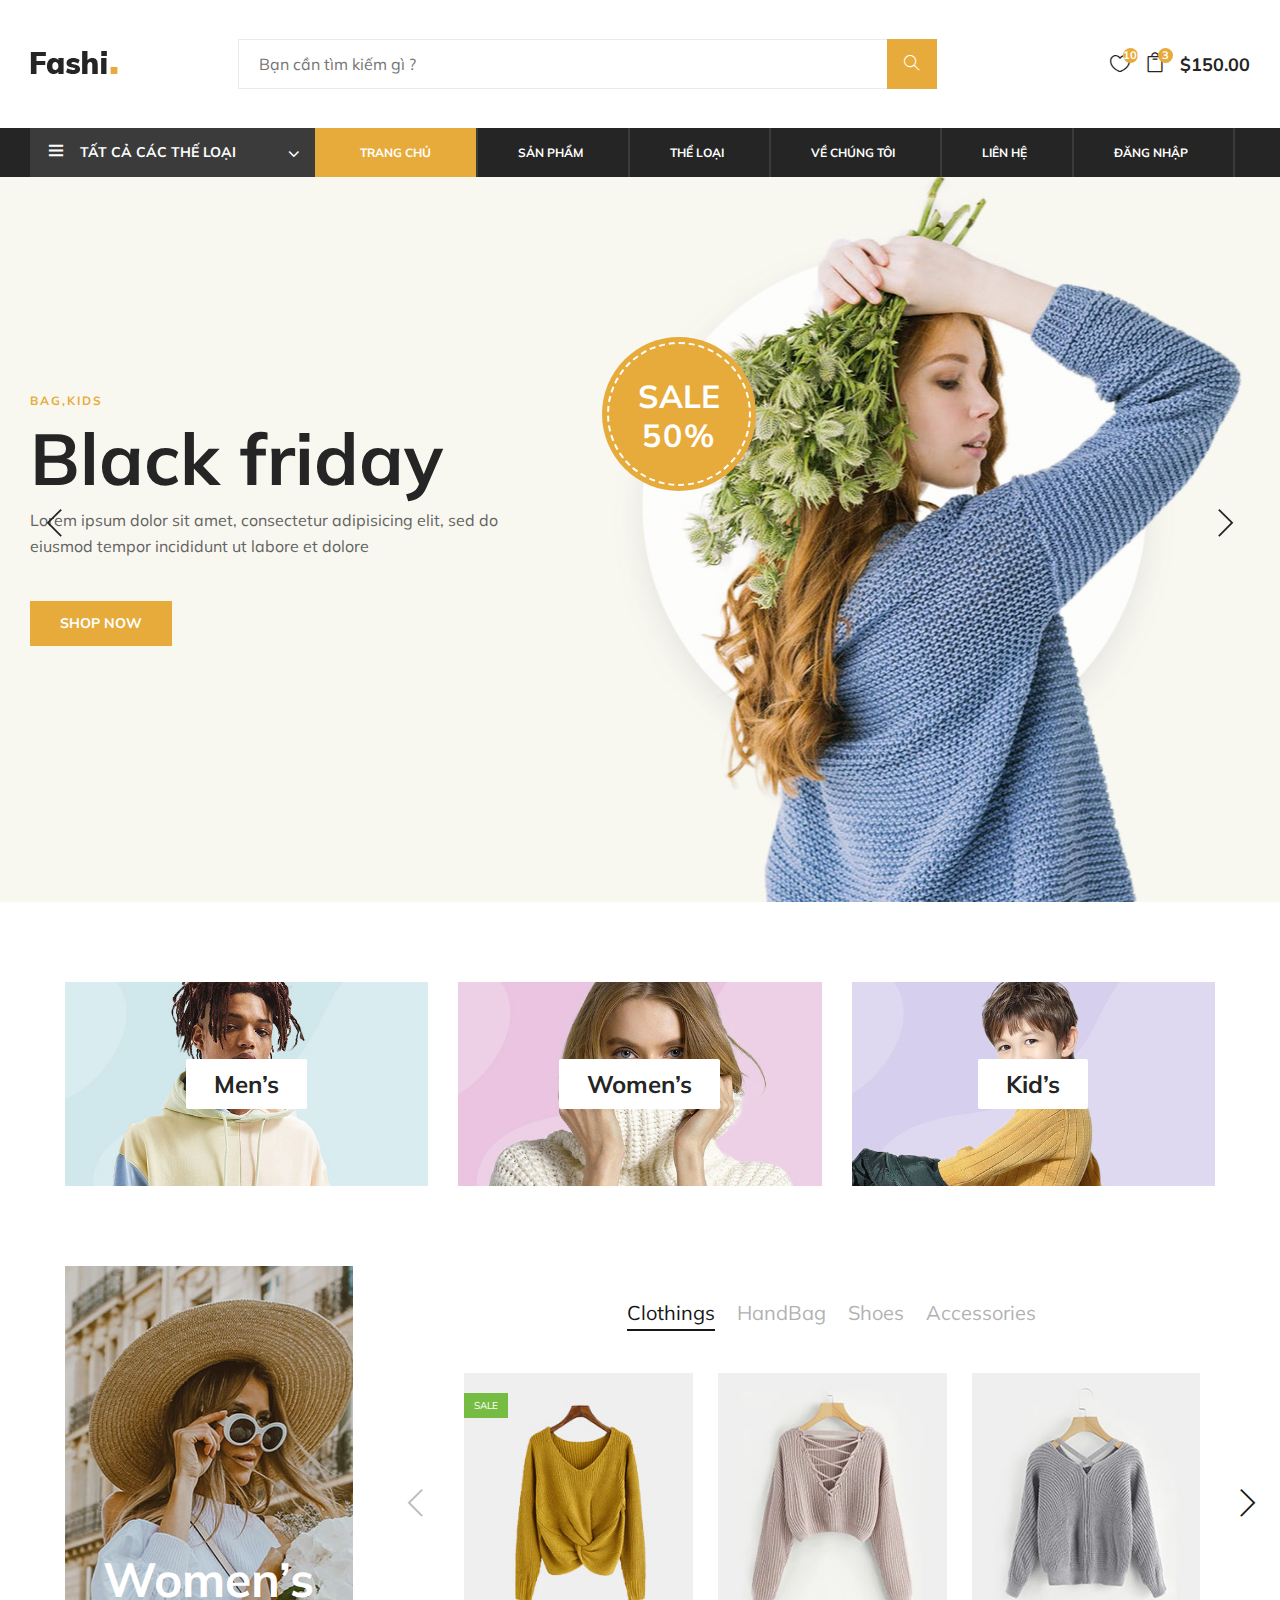
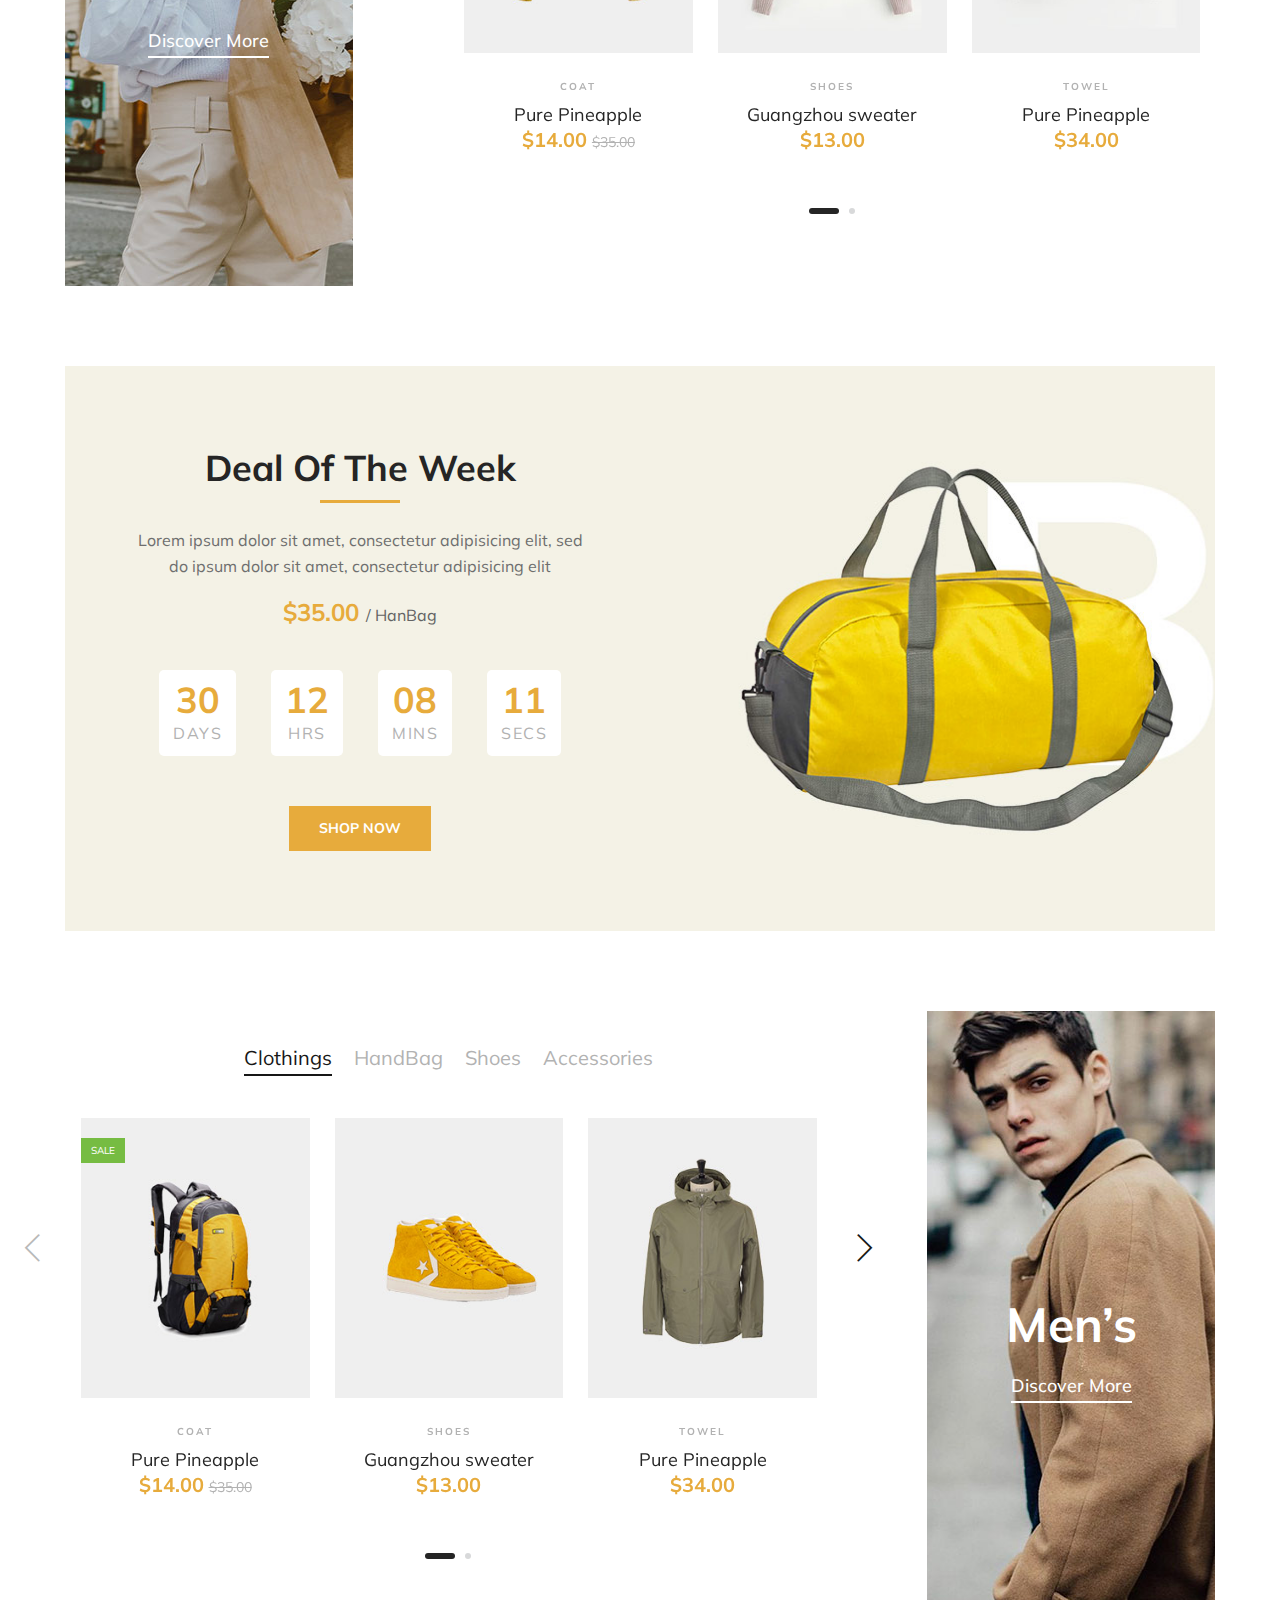
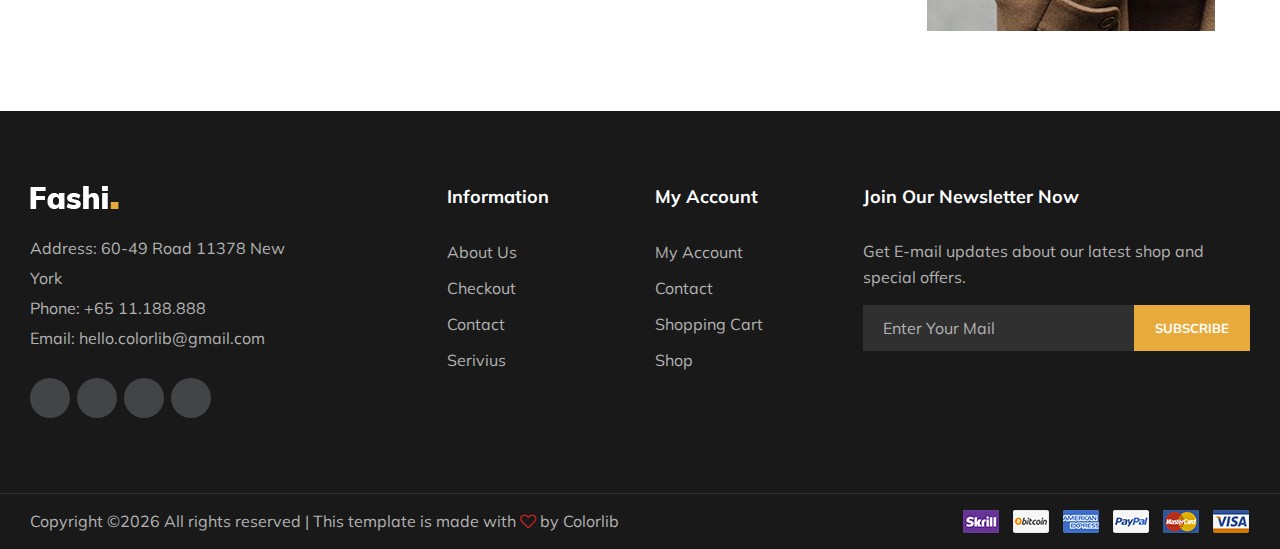
<file: FE/index.html>
<!DOCTYPE html>
<html lang="zxx">

<head>
    <meta charset="UTF-8">
    <meta name="description" content="VCD">
    <meta name="keywords" content="VCD, unica, creative, html">
    <meta name="viewport" content="width=device-width, initial-scale=1.0">
    <meta http-equiv="X-UA-Compatible" content="ie=edge">
    <title>Trang Chủ</title>

    <!-- Google Font -->
    <link href="https://fonts.googleapis.com/css?family=Muli:300,400,500,600,700,800,900&display=swap" rel="stylesheet">

    <!-- Css Styles -->
    <link rel="stylesheet" href="css/bootstrap.min.css" type="text/css">
    <link rel="stylesheet" href="css/font-awesome.min.css" type="text/css">
    <link rel="stylesheet" href="css/themify-icons.css" type="text/css">
    <link rel="stylesheet" href="css/elegant-icons.css" type="text/css">
    <link rel="stylesheet" href="css/owl.carousel.min.css" type="text/css">
    <link rel="stylesheet" href="css/nice-select.css" type="text/css">
    <link rel="stylesheet" href="css/jquery-ui.min.css" type="text/css">
    <link rel="stylesheet" href="css/slicknav.min.css" type="text/css">
    <link rel="stylesheet" href="css/style.css" type="text/css">
</head>

<body>
    <!-- Page Preloder -->
    <div id="preloder">
        <div class="loader"></div>
    </div>

    <!-- Header Section Begin -->
    <header class="header-section">
        <div class="container">
            <div class="inner-header">
                <div class="row">
                    <div class="col-lg-2 col-md-2">
                        <div class="logo">
                            <a href="./index.html">
                                <img src="img/logo.png" alt="">
                            </a>
                        </div>
                    </div>
                    <div class="col-lg-7 col-md-4">
                        <div class="advanced-search">
                           <!--  <button type="button" class="category-btn">All Categories</button> -->
                            <div class="input-group">
                                <input type="text" placeholder="Bạn cần tìm kiếm gì ?">
                                <button type="button"><i class="ti-search"></i></button>
                            </div>
                        </div>
                    </div>
                    <div class="col-lg-3 text-right col-md-3">
                        <ul class="nav-right">
                            <li class="heart-icon">
                                <a href="#">
                                    <i class="icon_heart_alt"></i>
                                    <span>100</span>
                                </a>
                            </li>
                            <li class="cart-icon">
                                <a href="#">
                                    <i class="icon_bag_alt"></i>
                                    <span>3</span>
                                </a>
                                <div class="cart-hover">
                                    <div class="select-items">
                                        <table>
                                            <tbody>
                                                <tr>
                                                    <td class="si-pic"><img src="img/select-product-1.jpg" alt=""></td>
                                                    <td class="si-text">
                                                        <div class="product-selected">
                                                            <p>$60.00 x 1</p>
                                                            <h6>Kabino Bedside Table</h6>
                                                        </div>
                                                    </td>
                                                    <td class="si-close">
                                                        <i class="ti-close"></i>
                                                    </td>
                                                </tr>
                                                <tr>
                                                    <td class="si-pic"><img src="img/select-product-2.jpg" alt=""></td>
                                                    <td class="si-text">
                                                        <div class="product-selected">
                                                            <p>$60.00 x 1</p>
                                                            <h6>Kabino Bedside Table</h6>
                                                        </div>
                                                    </td>
                                                    <td class="si-close">
                                                        <i class="ti-close"></i>
                                                    </td>
                                                </tr>
                                            </tbody>
                                        </table>
                                    </div>
                                    <div class="select-total">
                                        <span>total:</span>
                                        <h5>$120.00</h5>
                                    </div>
                                    <div class="select-button">
                                        <a href="#" class="primary-btn view-card">VIEW CARD</a>
                                        <a href="#" class="primary-btn checkout-btn">CHECK OUT</a>
                                    </div>
                                </div>
                            </li>
                            <li class="cart-price">$150.00</li>
                        </ul>
                    </div>
                </div>
            </div>
        </div>
        <div class="nav-item">
            <div class="container">
                <div class="nav-depart">
                    <div class="depart-btn">
                        <i class="ti-menu"></i>
                        <span>Tất cả các thế loại</span>
                        <ul class="depart-hover">
                            <li class="active"><a href="#">Thời trang cho phụ nữ</a></li>
                            <li><a href="#">Thời trang cho giới trẻ</a></li>
                            <li><a href="#">THời trang cho trẻ em</a></li>
                            
                        </ul>
                    </div>
                </div>
                <nav class="nav-menu mobile-menu">
                    <ul>
                        <li class="active"><a href="./index.html">Trang Chủ</a></li>
                        <li><a href="./shop.html">Sản Phẩm</a></li>
                        <li><a href="#">Thể Loại</a>
                            <ul class="dropdown">
                                <li><a href="#">Phụ nữ</a></li>
                                <li><a href="#">Giới trẻ</a></li>
                                <li><a href="#">Trẻ em</a></li>
                            </ul>
                        </li>
                        <li><a href="./blog.html">Về Chúng Tôi</a></li>
                        <li><a href="./contact.html">Liên Hệ</a></li>
                        <li><a href="#" class="login-panel">Đăng Nhập</a></li>
                    </ul>
                </nav>
                <div id="mobile-menu-wrap"></div>
            </div>
        </div>
    </header>
    <!-- Header End -->

    <!-- Hero Section Begin -->
    <section class="hero-section">
        <div class="hero-items owl-carousel">
            <div class="single-hero-items set-bg" data-setbg="img/hero-1.jpg">
                <div class="container">
                    <div class="row">
                        <div class="col-lg-5">
                            <span>Bag,kids</span>
                            <h1>Black friday</h1>
                            <p>Lorem ipsum dolor sit amet, consectetur adipisicing elit, sed do eiusmod tempor
                                incididunt ut labore et dolore</p>
                            <a href="#" class="primary-btn">Shop Now</a>
                        </div>
                    </div>
                    <div class="off-card">
                        <h2>Sale <span>50%</span></h2>
                    </div>
                </div>
            </div>
            <div class="single-hero-items set-bg" data-setbg="img/hero-2.jpg">
                <div class="container">
                    <div class="row">
                        <div class="col-lg-5">
                            <span>Bag,kids</span>
                            <h1>Black friday</h1>
                            <p>Lorem ipsum dolor sit amet, consectetur adipisicing elit, sed do eiusmod tempor
                                incididunt ut labore et dolore</p>
                            <a href="#" class="primary-btn">Shop Now</a>
                        </div>
                    </div>
                    <div class="off-card">
                        <h2>Sale <span>50%</span></h2>
                    </div>
                </div>
            </div>
        </div>
    </section>
    <!-- Hero Section End -->

    <!-- Banner Section Begin -->
    <div class="banner-section spad">
        <div class="container-fluid">
            <div class="row">
                <div class="col-lg-4">
                    <div class="single-banner">
                        <img src="img/banner-1.jpg" alt="">
                        <div class="inner-text">
                            <h4>Men’s</h4>
                        </div>
                    </div>
                </div>
                <div class="col-lg-4">
                    <div class="single-banner">
                        <img src="img/banner-2.jpg" alt="">
                        <div class="inner-text">
                            <h4>Women’s</h4>
                        </div>
                    </div>
                </div>
                <div class="col-lg-4">
                    <div class="single-banner">
                        <img src="img/banner-3.jpg" alt="">
                        <div class="inner-text">
                            <h4>Kid’s</h4>
                        </div>
                    </div>
                </div>
            </div>
        </div>
    </div>
    <!-- Banner Section End -->

    <!-- Women Banner Section Begin -->
    <section class="women-banner spad">
        <div class="container-fluid">
            <div class="row">
                <div class="col-lg-3">
                    <div class="product-large set-bg" data-setbg="img/products/women-large.jpg">
                        <h2>Women’s</h2>
                        <a href="#">Discover More</a>
                    </div>
                </div>
                <div class="col-lg-8 offset-lg-1">
                    <div class="filter-control">
                        <ul>
                            <li class="active">Clothings</li>
                            <li>HandBag</li>
                            <li>Shoes</li>
                            <li>Accessories</li>
                        </ul>
                    </div>
                    <div class="product-slider owl-carousel">
                        <div class="product-item">
                            <div class="pi-pic">
                                <img src="img/products/women-1.jpg" alt="">
                                <div class="sale">Sale</div>
                                <div class="icon">
                                    <i class="icon_heart_alt"></i>
                                </div>
                                <ul>
                                    <li class="w-icon active"><a href="#"><i class="icon_bag_alt"></i></a></li>
                                    <li class="quick-view"><a href="#">+ Quick View</a></li>
                                    <li class="w-icon"><a href="#"><i class="fa fa-random"></i></a></li>
                                </ul>
                            </div>
                            <div class="pi-text">
                                <div class="catagory-name">Coat</div>
                                <a href="#">
                                    <h5>Pure Pineapple</h5>
                                </a>
                                <div class="product-price">
                                    $14.00
                                    <span>$35.00</span>
                                </div>
                            </div>
                        </div>
                        <div class="product-item">
                            <div class="pi-pic">
                                <img src="img/products/women-2.jpg" alt="">
                                <div class="icon">
                                    <i class="icon_heart_alt"></i>
                                </div>
                                <ul>
                                    <li class="w-icon active"><a href="#"><i class="icon_bag_alt"></i></a></li>
                                    <li class="quick-view"><a href="#">+ Quick View</a></li>
                                    <li class="w-icon"><a href="#"><i class="fa fa-random"></i></a></li>
                                </ul>
                            </div>
                            <div class="pi-text">
                                <div class="catagory-name">Shoes</div>
                                <a href="#">
                                    <h5>Guangzhou sweater</h5>
                                </a>
                                <div class="product-price">
                                    $13.00
                                </div>
                            </div>
                        </div>
                        <div class="product-item">
                            <div class="pi-pic">
                                <img src="img/products/women-3.jpg" alt="">
                                <div class="icon">
                                    <i class="icon_heart_alt"></i>
                                </div>
                                <ul>
                                    <li class="w-icon active"><a href="#"><i class="icon_bag_alt"></i></a></li>
                                    <li class="quick-view"><a href="#">+ Quick View</a></li>
                                    <li class="w-icon"><a href="#"><i class="fa fa-random"></i></a></li>
                                </ul>
                            </div>
                            <div class="pi-text">
                                <div class="catagory-name">Towel</div>
                                <a href="#">
                                    <h5>Pure Pineapple</h5>
                                </a>
                                <div class="product-price">
                                    $34.00
                                </div>
                            </div>
                        </div>
                        <div class="product-item">
                            <div class="pi-pic">
                                <img src="img/products/women-4.jpg" alt="">
                                <div class="icon">
                                    <i class="icon_heart_alt"></i>
                                </div>
                                <ul>
                                    <li class="w-icon active"><a href="#"><i class="icon_bag_alt"></i></a></li>
                                    <li class="quick-view"><a href="#">+ Quick View</a></li>
                                    <li class="w-icon"><a href="#"><i class="fa fa-random"></i></a></li>
                                </ul>
                            </div>
                            <div class="pi-text">
                                <div class="catagory-name">Towel</div>
                                <a href="#">
                                    <h5>Converse Shoes</h5>
                                </a>
                                <div class="product-price">
                                    $34.00
                                </div>
                            </div>
                        </div>
                    </div>
                </div>
            </div>
        </div>
    </section>
    <!-- Women Banner Section End -->

    <!-- Deal Of The Week Section Begin-->
    <section class="deal-of-week set-bg spad" data-setbg="img/time-bg.jpg">
        <div class="container">
            <div class="col-lg-6 text-center">
                <div class="section-title">
                    <h2>Deal Of The Week</h2>
                    <p>Lorem ipsum dolor sit amet, consectetur adipisicing elit, sed<br /> do ipsum dolor sit amet,
                        consectetur adipisicing elit </p>
                    <div class="product-price">
                        $35.00
                        <span>/ HanBag</span>
                    </div>
                </div>
                <div class="countdown-timer" id="countdown">
                    <div class="cd-item">
                        <span>56</span>
                        <p>Days</p>
                    </div>
                    <div class="cd-item">
                        <span>12</span>
                        <p>Hrs</p>
                    </div>
                    <div class="cd-item">
                        <span>40</span>
                        <p>Mins</p>
                    </div>
                    <div class="cd-item">
                        <span>52</span>
                        <p>Secs</p>
                    </div>
                </div>
                <a href="#" class="primary-btn">Shop Now</a>
            </div>
        </div>
    </section>
    <!-- Deal Of The Week Section End -->

    <!-- Man Banner Section Begin -->
    <section class="man-banner spad">
        <div class="container-fluid">
            <div class="row">
                <div class="col-lg-8">
                    <div class="filter-control">
                        <ul>
                            <li class="active">Clothings</li>
                            <li>HandBag</li>
                            <li>Shoes</li>
                            <li>Accessories</li>
                        </ul>
                    </div>
                    <div class="product-slider owl-carousel">
                        <div class="product-item">
                            <div class="pi-pic">
                                <img src="img/products/man-1.jpg" alt="">
                                <div class="sale">Sale</div>
                                <div class="icon">
                                    <i class="icon_heart_alt"></i>
                                </div>
                                <ul>
                                    <li class="w-icon active"><a href="#"><i class="icon_bag_alt"></i></a></li>
                                    <li class="quick-view"><a href="#">+ Quick View</a></li>
                                    <li class="w-icon"><a href="#"><i class="fa fa-random"></i></a></li>
                                </ul>
                            </div>
                            <div class="pi-text">
                                <div class="catagory-name">Coat</div>
                                <a href="#">
                                    <h5>Pure Pineapple</h5>
                                </a>
                                <div class="product-price">
                                    $14.00
                                    <span>$35.00</span>
                                </div>
                            </div>
                        </div>
                        <div class="product-item">
                            <div class="pi-pic">
                                <img src="img/products/man-2.jpg" alt="">
                                <div class="icon">
                                    <i class="icon_heart_alt"></i>
                                </div>
                                <ul>
                                    <li class="w-icon active"><a href="#"><i class="icon_bag_alt"></i></a></li>
                                    <li class="quick-view"><a href="#">+ Quick View</a></li>
                                    <li class="w-icon"><a href="#"><i class="fa fa-random"></i></a></li>
                                </ul>
                            </div>
                            <div class="pi-text">
                                <div class="catagory-name">Shoes</div>
                                <a href="#">
                                    <h5>Guangzhou sweater</h5>
                                </a>
                                <div class="product-price">
                                    $13.00
                                </div>
                            </div>
                        </div>
                        <div class="product-item">
                            <div class="pi-pic">
                                <img src="img/products/man-3.jpg" alt="">
                                <div class="icon">
                                    <i class="icon_heart_alt"></i>
                                </div>
                                <ul>
                                    <li class="w-icon active"><a href="#"><i class="icon_bag_alt"></i></a></li>
                                    <li class="quick-view"><a href="#">+ Quick View</a></li>
                                    <li class="w-icon"><a href="#"><i class="fa fa-random"></i></a></li>
                                </ul>
                            </div>
                            <div class="pi-text">
                                <div class="catagory-name">Towel</div>
                                <a href="#">
                                    <h5>Pure Pineapple</h5>
                                </a>
                                <div class="product-price">
                                    $34.00
                                </div>
                            </div>
                        </div>
                        <div class="product-item">
                            <div class="pi-pic">
                                <img src="img/products/man-4.jpg" alt="">
                                <div class="icon">
                                    <i class="icon_heart_alt"></i>
                                </div>
                                <ul>
                                    <li class="w-icon active"><a href="#"><i class="icon_bag_alt"></i></a></li>
                                    <li class="quick-view"><a href="#">+ Quick View</a></li>
                                    <li class="w-icon"><a href="#"><i class="fa fa-random"></i></a></li>
                                </ul>
                            </div>
                            <div class="pi-text">
                                <div class="catagory-name">Towel</div>
                                <a href="#">
                                    <h5>Converse Shoes</h5>
                                </a>
                                <div class="product-price">
                                    $34.00
                                </div>
                            </div>
                        </div>
                    </div>
                </div>
                <div class="col-lg-3 offset-lg-1">
                    <div class="product-large set-bg m-large" data-setbg="img/products/man-large.jpg">
                        <h2>Men’s</h2>
                        <a href="#">Discover More</a>
                    </div>
                </div>
            </div>
        </div>
    </section>
    <!-- Man Banner Section End -->

    <footer class="footer-section">
        <div class="container">
            <div class="row">
                <div class="col-lg-3">
                    <div class="footer-left">
                        <div class="footer-logo">
                            <a href="#"><img src="img/footer-logo.png" alt=""></a>
                        </div>
                        <ul>
                            <li>Address: 60-49 Road 11378 New York</li>
                            <li>Phone: +65 11.188.888</li>
                            <li>Email: hello.colorlib@gmail.com</li>
                        </ul>
                        <div class="footer-social">
                            <a href="#"><i class="fa fa-facebook"></i></a>
                            <a href="#"><i class="fa fa-instagram"></i></a>
                            <a href="#"><i class="fa fa-twitter"></i></a>
                            <a href="#"><i class="fa fa-pinterest"></i></a>
                        </div>
                    </div>
                </div>
                <div class="col-lg-2 offset-lg-1">
                    <div class="footer-widget">
                        <h5>Information</h5>
                        <ul>
                            <li><a href="#">About Us</a></li>
                            <li><a href="#">Checkout</a></li>
                            <li><a href="#">Contact</a></li>
                            <li><a href="#">Serivius</a></li>
                        </ul>
                    </div>
                </div>
                <div class="col-lg-2">
                    <div class="footer-widget">
                        <h5>My Account</h5>
                        <ul>
                            <li><a href="#">My Account</a></li>
                            <li><a href="#">Contact</a></li>
                            <li><a href="#">Shopping Cart</a></li>
                            <li><a href="#">Shop</a></li>
                        </ul>
                    </div>
                </div>
                <div class="col-lg-4">
                    <div class="newslatter-item">
                        <h5>Join Our Newsletter Now</h5>
                        <p>Get E-mail updates about our latest shop and special offers.</p>
                        <form action="#" class="subscribe-form">
                            <input type="text" placeholder="Enter Your Mail">
                            <button type="button">Subscribe</button>
                        </form>
                    </div>
                </div>
            </div>
        </div>
        <div class="copyright-reserved">
            <div class="container">
                <div class="row">
                    <div class="col-lg-12">
                        <div class="copyright-text">
                            <!-- Link back to Colorlib can't be removed. Template is licensed under CC BY 3.0. -->
Copyright &copy;<script>document.write(new Date().getFullYear());</script> All rights reserved | This template is made with <i class="fa fa-heart-o" aria-hidden="true"></i> by <a href="https://colorlib.com" target="_blank">Colorlib</a>
<!-- Link back to Colorlib can't be removed. Template is licensed under CC BY 3.0. -->
                        </div>
                        <div class="payment-pic">
                            <img src="img/payment-method.png" alt="">
                        </div>
                    </div>
                </div>
            </div>
        </div>
    </footer>
    <!-- Footer Section End -->

    <!-- Js Plugins -->
    <script src="js/jquery-3.3.1.min.js"></script>
    <script src="js/bootstrap.min.js"></script>
    <script src="js/jquery-ui.min.js"></script>
    <script src="js/jquery.countdown.min.js"></script>
    <script src="js/jquery.nice-select.min.js"></script>
    <script src="js/jquery.zoom.min.js"></script>
    <script src="js/jquery.dd.min.js"></script>
    <script src="js/jquery.slicknav.js"></script>
    <script src="js/owl.carousel.min.js"></script>
    <script src="js/main.js"></script>
</body>

</html>
</file>
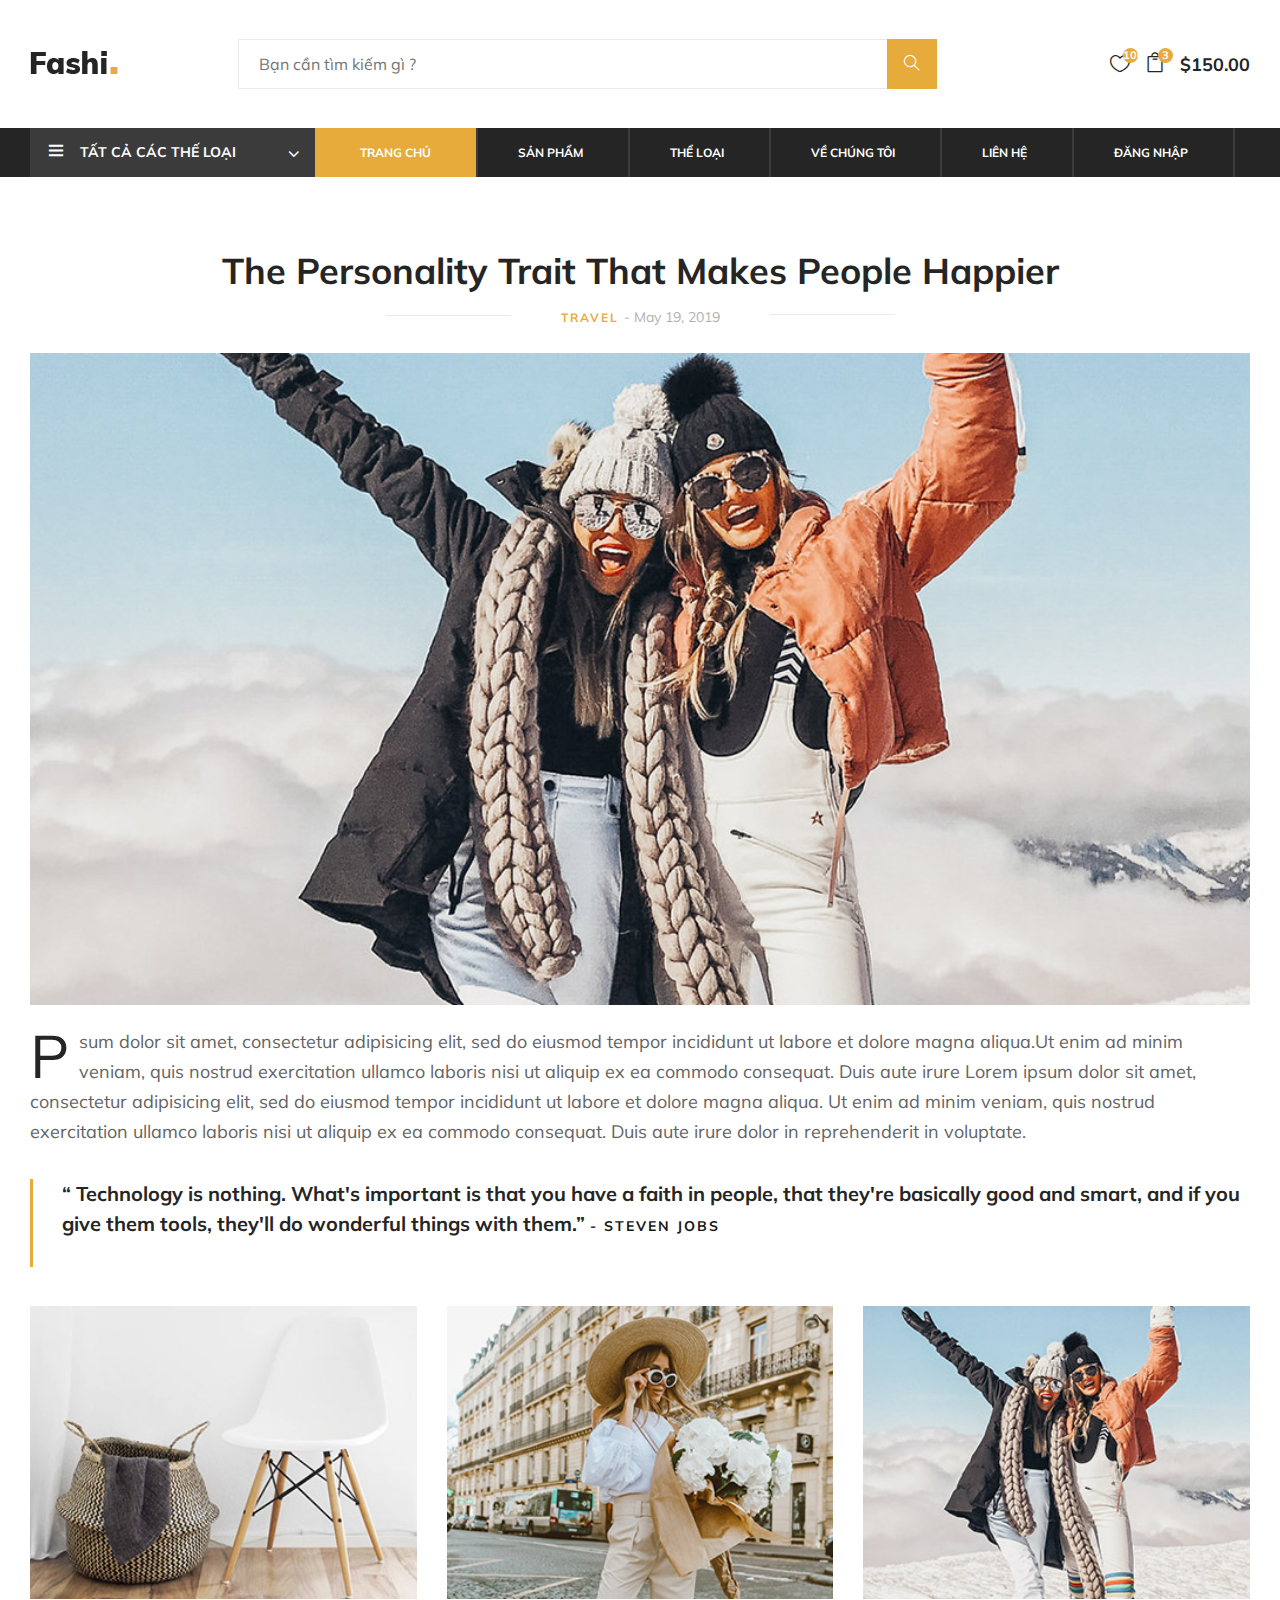
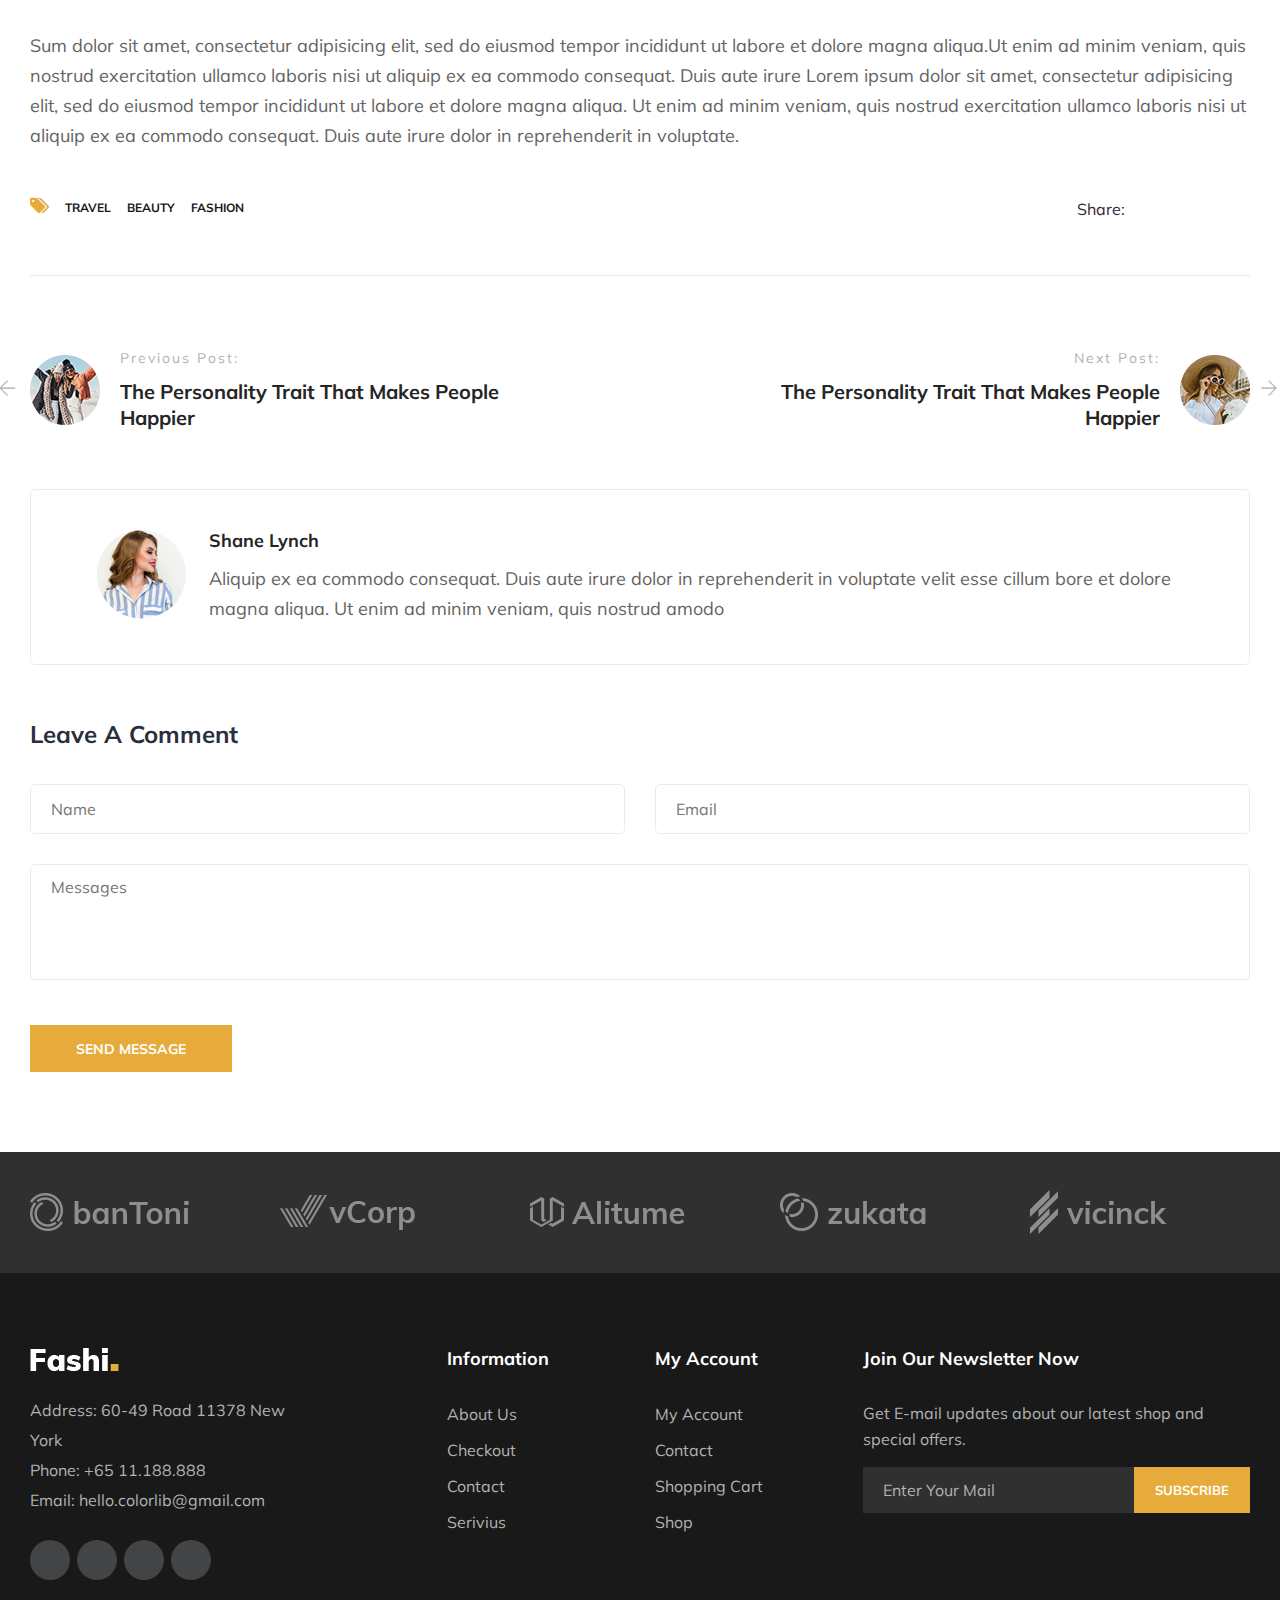
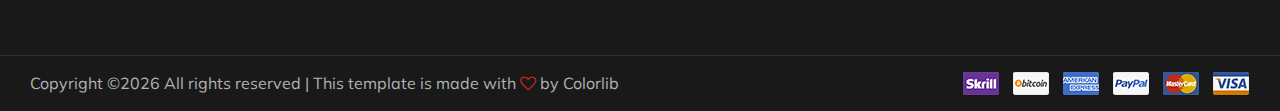
<file: FE/blog-details.html>
<!DOCTYPE html>
<html lang="zxx">

<head>
    <meta charset="UTF-8">
    <meta name="description" content="Fashi Template">
    <meta name="keywords" content="Fashi, unica, creative, html">
    <meta name="viewport" content="width=device-width, initial-scale=1.0">
    <meta http-equiv="X-UA-Compatible" content="ie=edge">
    <title>Fashi | Template</title>

    <!-- Google Font -->
    <link href="https://fonts.googleapis.com/css?family=Muli:300,400,500,600,700,800,900&display=swap" rel="stylesheet">

    <!-- Css Styles -->
    <link rel="stylesheet" href="css/bootstrap.min.css" type="text/css">
    <link rel="stylesheet" href="css/font-awesome.min.css" type="text/css">
    <link rel="stylesheet" href="css/themify-icons.css" type="text/css">
    <link rel="stylesheet" href="css/elegant-icons.css" type="text/css">
    <link rel="stylesheet" href="css/owl.carousel.min.css" type="text/css">
    <link rel="stylesheet" href="css/nice-select.css" type="text/css">
    <link rel="stylesheet" href="css/jquery-ui.min.css" type="text/css">
    <link rel="stylesheet" href="css/slicknav.min.css" type="text/css">
    <link rel="stylesheet" href="css/style.css" type="text/css">
</head>

<body>
    <!-- Page Preloder -->
    <div id="preloder">
        <div class="loader"></div>
    </div>

    <!-- Header Section Begin -->
 <header class="header-section">
        <div class="container">
            <div class="inner-header">
                <div class="row">
                    <div class="col-lg-2 col-md-2">
                        <div class="logo">
                            <a href="./index.html">
                                <img src="img/logo.png" alt="">
                            </a>
                        </div>
                    </div>
                    <div class="col-lg-7 col-md-4">
                        <div class="advanced-search">
                           <!--  <button type="button" class="category-btn">All Categories</button> -->
                            <div class="input-group">
                                <input type="text" placeholder="Bạn cần tìm kiếm gì ?">
                                <button type="button"><i class="ti-search"></i></button>
                            </div>
                        </div>
                    </div>
                    <div class="col-lg-3 text-right col-md-3">
                        <ul class="nav-right">
                            <li class="heart-icon">
                                <a href="#">
                                    <i class="icon_heart_alt"></i>
                                    <span>100</span>
                                </a>
                            </li>
                            <li class="cart-icon">
                                <a href="#">
                                    <i class="icon_bag_alt"></i>
                                    <span>3</span>
                                </a>
                                <div class="cart-hover">
                                    <div class="select-items">
                                        <table>
                                            <tbody>
                                                <tr>
                                                    <td class="si-pic"><img src="img/select-product-1.jpg" alt=""></td>
                                                    <td class="si-text">
                                                        <div class="product-selected">
                                                            <p>$60.00 x 1</p>
                                                            <h6>Kabino Bedside Table</h6>
                                                        </div>
                                                    </td>
                                                    <td class="si-close">
                                                        <i class="ti-close"></i>
                                                    </td>
                                                </tr>
                                                <tr>
                                                    <td class="si-pic"><img src="img/select-product-2.jpg" alt=""></td>
                                                    <td class="si-text">
                                                        <div class="product-selected">
                                                            <p>$60.00 x 1</p>
                                                            <h6>Kabino Bedside Table</h6>
                                                        </div>
                                                    </td>
                                                    <td class="si-close">
                                                        <i class="ti-close"></i>
                                                    </td>
                                                </tr>
                                            </tbody>
                                        </table>
                                    </div>
                                    <div class="select-total">
                                        <span>total:</span>
                                        <h5>$120.00</h5>
                                    </div>
                                    <div class="select-button">
                                        <a href="#" class="primary-btn view-card">VIEW CARD</a>
                                        <a href="#" class="primary-btn checkout-btn">CHECK OUT</a>
                                    </div>
                                </div>
                            </li>
                            <li class="cart-price">$150.00</li>
                        </ul>
                    </div>
                </div>
            </div>
        </div>
        <div class="nav-item">
            <div class="container">
                <div class="nav-depart">
                    <div class="depart-btn">
                        <i class="ti-menu"></i>
                        <span>Tất cả các thế loại</span>
                        <ul class="depart-hover">
                            <li class="active"><a href="#">Thời trang cho phụ nữ</a></li>
                            <li><a href="#">Thời trang cho giới trẻ</a></li>
                            <li><a href="#">THời trang cho trẻ em</a></li>
                            
                        </ul>
                    </div>
                </div>
                <nav class="nav-menu mobile-menu">
                    <ul>
                        <li class="active"><a href="./index.html">Trang Chủ</a></li>
                        <li><a href="./shop.html">Sản Phẩm</a></li>
                        <li><a href="#">Thể Loại</a>
                            <ul class="dropdown">
                                <li><a href="#">Phụ nữ</a></li>
                                <li><a href="#">Giới trẻ</a></li>
                                <li><a href="#">Trẻ em</a></li>
                            </ul>
                        </li>
                        <li><a href="./blog.html">Về Chúng Tôi</a></li>
                        <li><a href="./contact.html">Liên Hệ</a></li>
                        <li><a href="#" class="login-panel">Đăng Nhập</a></li>
                    </ul>
                </nav>
                <div id="mobile-menu-wrap"></div>
            </div>
        </div>
    </header>
    <!-- Header End -->

    <!-- Blog Details Section Begin -->
    <section class="blog-details spad">
        <div class="container">
            <div class="row">
                <div class="col-lg-12">
                    <div class="blog-details-inner">
                        <div class="blog-detail-title">
                            <h2>The Personality Trait That Makes People Happier</h2>
                            <p>travel <span>- May 19, 2019</span></p>
                        </div>
                        <div class="blog-large-pic">
                            <img src="img/blog/blog-detail.jpg" alt="">
                        </div>
                        <div class="blog-detail-desc">
                            <p>psum dolor sit amet, consectetur adipisicing elit, sed do eiusmod tempor incididunt ut
                                labore et dolore magna aliqua.Ut enim ad minim veniam, quis nostrud exercitation ullamco
                                laboris nisi ut aliquip ex ea commodo consequat. Duis aute irure Lorem ipsum dolor sit
                                amet, consectetur adipisicing elit, sed do eiusmod tempor incididunt ut labore et dolore
                                magna aliqua. Ut enim ad minim veniam, quis nostrud exercitation ullamco laboris nisi ut
                                aliquip ex ea commodo consequat. Duis aute irure dolor in reprehenderit in voluptate.
                            </p>
                        </div>
                        <div class="blog-quote">
                            <p>“ Technology is nothing. What's important is that you have a faith in people, that
                                they're basically good and smart, and if you give them tools, they'll do wonderful
                                things with them.” <span>- Steven Jobs</span></p>
                        </div>
                        <div class="blog-more">
                            <div class="row">
                                <div class="col-sm-4">
                                    <img src="img/blog/blog-detail-1.jpg" alt="">
                                </div>
                                <div class="col-sm-4">
                                    <img src="img/blog/blog-detail-2.jpg" alt="">
                                </div>
                                <div class="col-sm-4">
                                    <img src="img/blog/blog-detail-3.jpg" alt="">
                                </div>
                            </div>
                        </div>
                        <p>Sum dolor sit amet, consectetur adipisicing elit, sed do eiusmod tempor incididunt ut labore
                            et dolore magna aliqua.Ut enim ad minim veniam, quis nostrud exercitation ullamco laboris
                            nisi ut aliquip ex ea commodo consequat. Duis aute irure Lorem ipsum dolor sit amet,
                            consectetur adipisicing elit, sed do eiusmod tempor incididunt ut labore et dolore magna
                            aliqua. Ut enim ad minim veniam, quis nostrud exercitation ullamco laboris nisi ut aliquip
                            ex ea commodo consequat. Duis aute irure dolor in reprehenderit in voluptate.</p>
                        <div class="tag-share">
                            <div class="details-tag">
                                <ul>
                                    <li><i class="fa fa-tags"></i></li>
                                    <li>Travel</li>
                                    <li>Beauty</li>
                                    <li>Fashion</li>
                                </ul>
                            </div>
                            <div class="blog-share">
                                <span>Share:</span>
                                <div class="social-links">
                                    <a href="#"><i class="fa fa-facebook"></i></a>
                                    <a href="#"><i class="fa fa-twitter"></i></a>
                                    <a href="#"><i class="fa fa-google-plus"></i></a>
                                    <a href="#"><i class="fa fa-instagram"></i></a>
                                    <a href="#"><i class="fa fa-youtube-play"></i></a>
                                </div>
                            </div>
                        </div>
                        <div class="blog-post">
                            <div class="row">
                                <div class="col-lg-5 col-md-6">
                                    <a href="#" class="prev-blog">
                                        <div class="pb-pic">
                                            <i class="ti-arrow-left"></i>
                                            <img src="img/blog/prev-blog.png" alt="">
                                        </div>
                                        <div class="pb-text">
                                            <span>Previous Post:</span>
                                            <h5>The Personality Trait That Makes People Happier</h5>
                                        </div>
                                    </a>
                                </div>
                                <div class="col-lg-5 offset-lg-2 col-md-6">
                                    <a href="#" class="next-blog">
                                        <div class="nb-pic">
                                            <img src="img/blog/next-blog.png" alt="">
                                            <i class="ti-arrow-right"></i>
                                        </div>
                                        <div class="nb-text">
                                            <span>Next Post:</span>
                                            <h5>The Personality Trait That Makes People Happier</h5>
                                        </div>
                                    </a>
                                </div>
                            </div>
                        </div>
                        <div class="posted-by">
                            <div class="pb-pic">
                                <img src="img/blog/post-by.png" alt="">
                            </div>
                            <div class="pb-text">
                                <a href="#">
                                    <h5>Shane Lynch</h5>
                                </a>
                                <p>Aliquip ex ea commodo consequat. Duis aute irure dolor in reprehenderit in voluptate
                                    velit esse cillum bore et dolore magna aliqua. Ut enim ad minim veniam, quis nostrud
                                    amodo</p>
                            </div>
                        </div>
                        <div class="leave-comment">
                            <h4>Leave A Comment</h4>
                            <form action="#" class="comment-form">
                                <div class="row">
                                    <div class="col-lg-6">
                                        <input type="text" placeholder="Name">
                                    </div>
                                    <div class="col-lg-6">
                                        <input type="text" placeholder="Email">
                                    </div>
                                    <div class="col-lg-12">
                                        <textarea placeholder="Messages"></textarea>
                                        <button type="submit" class="site-btn">Send message</button>
                                    </div>
                                </div>
                            </form>
                        </div>
                    </div>
                </div>
            </div>
        </div>
    </section>
    <!-- Blog Details Section End -->

    <!-- Partner Logo Section Begin -->
    <div class="partner-logo">
        <div class="container">
            <div class="logo-carousel owl-carousel">
                <div class="logo-item">
                    <div class="tablecell-inner">
                        <img src="img/logo-carousel/logo-1.png" alt="">
                    </div>
                </div>
                <div class="logo-item">
                    <div class="tablecell-inner">
                        <img src="img/logo-carousel/logo-2.png" alt="">
                    </div>
                </div>
                <div class="logo-item">
                    <div class="tablecell-inner">
                        <img src="img/logo-carousel/logo-3.png" alt="">
                    </div>
                </div>
                <div class="logo-item">
                    <div class="tablecell-inner">
                        <img src="img/logo-carousel/logo-4.png" alt="">
                    </div>
                </div>
                <div class="logo-item">
                    <div class="tablecell-inner">
                        <img src="img/logo-carousel/logo-5.png" alt="">
                    </div>
                </div>
            </div>
        </div>
    </div>
    <!-- Partner Logo Section End -->

    <!-- Footer Section Begin -->
    <footer class="footer-section">
        <div class="container">
            <div class="row">
                <div class="col-lg-3">
                    <div class="footer-left">
                        <div class="footer-logo">
                            <a href="#"><img src="img/footer-logo.png" alt=""></a>
                        </div>
                        <ul>
                            <li>Address: 60-49 Road 11378 New York</li>
                            <li>Phone: +65 11.188.888</li>
                            <li>Email: hello.colorlib@gmail.com</li>
                        </ul>
                        <div class="footer-social">
                            <a href="#"><i class="fa fa-facebook"></i></a>
                            <a href="#"><i class="fa fa-instagram"></i></a>
                            <a href="#"><i class="fa fa-twitter"></i></a>
                            <a href="#"><i class="fa fa-pinterest"></i></a>
                        </div>
                    </div>
                </div>
                <div class="col-lg-2 offset-lg-1">
                    <div class="footer-widget">
                        <h5>Information</h5>
                        <ul>
                            <li><a href="#">About Us</a></li>
                            <li><a href="#">Checkout</a></li>
                            <li><a href="#">Contact</a></li>
                            <li><a href="#">Serivius</a></li>
                        </ul>
                    </div>
                </div>
                <div class="col-lg-2">
                    <div class="footer-widget">
                        <h5>My Account</h5>
                        <ul>
                            <li><a href="#">My Account</a></li>
                            <li><a href="#">Contact</a></li>
                            <li><a href="#">Shopping Cart</a></li>
                            <li><a href="#">Shop</a></li>
                        </ul>
                    </div>
                </div>
                <div class="col-lg-4">
                    <div class="newslatter-item">
                        <h5>Join Our Newsletter Now</h5>
                        <p>Get E-mail updates about our latest shop and special offers.</p>
                        <form action="#" class="subscribe-form">
                            <input type="text" placeholder="Enter Your Mail">
                            <button type="button">Subscribe</button>
                        </form>
                    </div>
                </div>
            </div>
        </div>
        <div class="copyright-reserved">
            <div class="container">
                <div class="row">
                    <div class="col-lg-12">
                        <div class="copyright-text">
                            <!-- Link back to Colorlib can't be removed. Template is licensed under CC BY 3.0. -->
Copyright &copy;<script>document.write(new Date().getFullYear());</script> All rights reserved | This template is made with <i class="fa fa-heart-o" aria-hidden="true"></i> by <a href="https://colorlib.com" target="_blank">Colorlib</a>
<!-- Link back to Colorlib can't be removed. Template is licensed under CC BY 3.0. -->
                        </div>
                        <div class="payment-pic">
                            <img src="img/payment-method.png" alt="">
                        </div>
                    </div>
                </div>
            </div>
        </div>
    </footer>
    <!-- Footer Section End -->

    <!-- Js Plugins -->
    <script src="js/jquery-3.3.1.min.js"></script>
    <script src="js/bootstrap.min.js"></script>
    <script src="js/jquery-ui.min.js"></script>
    <script src="js/jquery.countdown.min.js"></script>
    <script src="js/jquery.nice-select.min.js"></script>
    <script src="js/jquery.zoom.min.js"></script>
    <script src="js/jquery.dd.min.js"></script>
    <script src="js/jquery.slicknav.js"></script>
    <script src="js/owl.carousel.min.js"></script>
    <script src="js/main.js"></script>
</body>

</html>
</file>
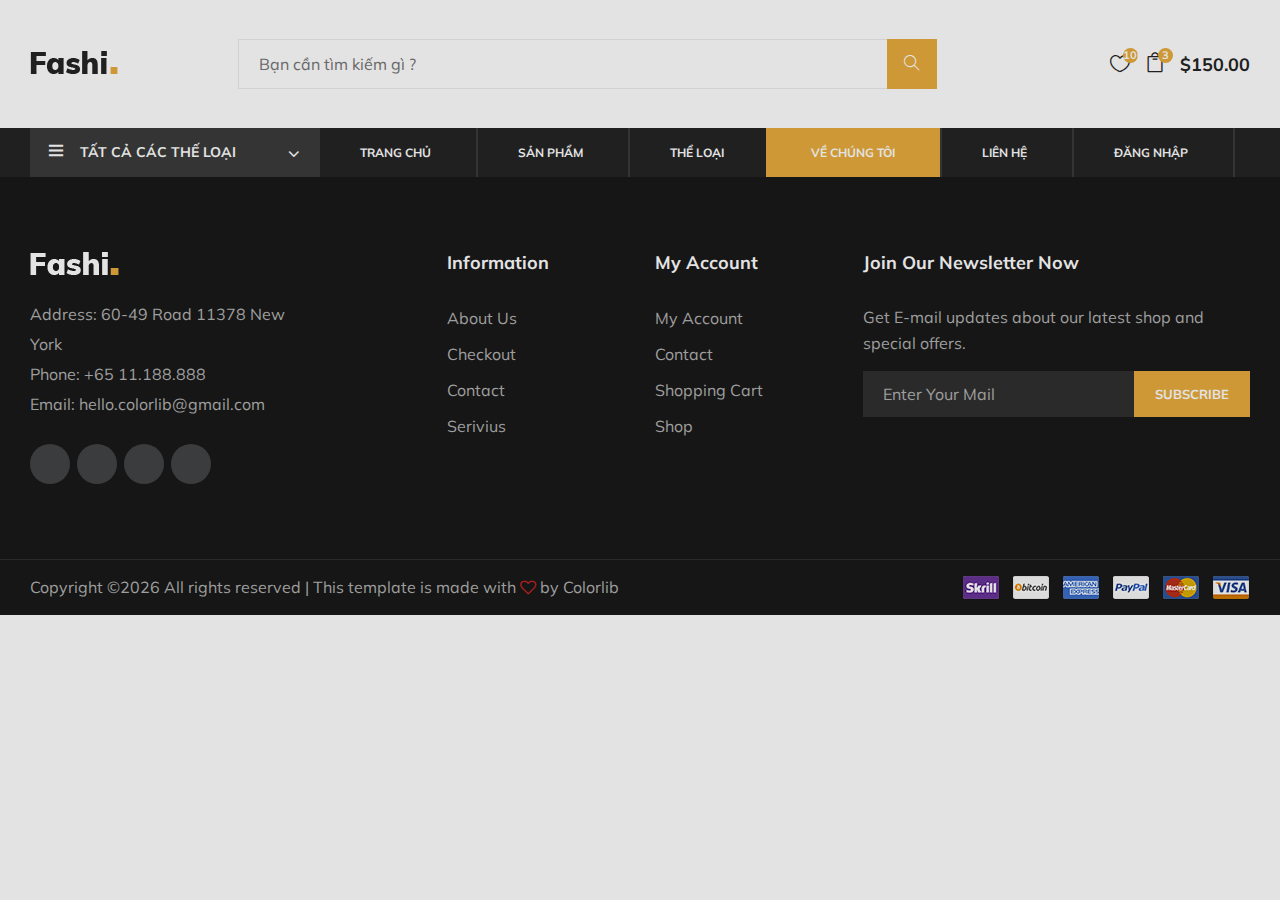
<file: FE/blog.html>
<!DOCTYPE html>
<html lang="zxx">

<head>
    <meta charset="UTF-8">
    <meta name="description" content="Fashi Template">
    <meta name="keywords" content="Fashi, unica, creative, html">
    <meta name="viewport" content="width=device-width, initial-scale=1.0">
    <meta http-equiv="X-UA-Compatible" content="ie=edge">
    <title>Về Chúng Tôi</title>

    <!-- Google Font -->
    <link href="https://fonts.googleapis.com/css?family=Muli:300,400,500,600,700,800,900&display=swap" rel="stylesheet">

    <!-- Css Styles -->
    <link rel="stylesheet" href="css/bootstrap.min.css" type="text/css">
    <link rel="stylesheet" href="css/font-awesome.min.css" type="text/css">
    <link rel="stylesheet" href="css/themify-icons.css" type="text/css">
    <link rel="stylesheet" href="css/elegant-icons.css" type="text/css">
    <link rel="stylesheet" href="css/owl.carousel.min.css" type="text/css">
    <link rel="stylesheet" href="css/nice-select.css" type="text/css">
    <link rel="stylesheet" href="css/jquery-ui.min.css" type="text/css">
    <link rel="stylesheet" href="css/slicknav.min.css" type="text/css">
    <link rel="stylesheet" href="css/style.css" type="text/css">
</head>

<body>
    <!-- Page Preloder -->
    <div id="preloder">
        <div class="loader"></div>
    </div>

    <!-- Header Section Begin -->
    <header class="header-section">
        <div class="container">
            <div class="inner-header">
                <div class="row">
                    <div class="col-lg-2 col-md-2">
                        <div class="logo">
                            <a href="./index.html">
                                <img src="img/logo.png" alt="">
                            </a>
                        </div>
                    </div>
                    <div class="col-lg-7 col-md-4">
                        <div class="advanced-search">
                           <!--  <button type="button" class="category-btn">All Categories</button> -->
                            <div class="input-group">
                                <input type="text" placeholder="Bạn cần tìm kiếm gì ?">
                                <button type="button"><i class="ti-search"></i></button>
                            </div>
                        </div>
                    </div>
                    <div class="col-lg-3 text-right col-md-3">
                        <ul class="nav-right">
                            <li class="heart-icon">
                                <a href="#">
                                    <i class="icon_heart_alt"></i>
                                    <span>100</span>
                                </a>
                            </li>
                            <li class="cart-icon">
                                <a href="#">
                                    <i class="icon_bag_alt"></i>
                                    <span>3</span>
                                </a>
                                <div class="cart-hover">
                                    <div class="select-items">
                                        <table>
                                            <tbody>
                                                <tr>
                                                    <td class="si-pic"><img src="img/select-product-1.jpg" alt=""></td>
                                                    <td class="si-text">
                                                        <div class="product-selected">
                                                            <p>$60.00 x 1</p>
                                                            <h6>Kabino Bedside Table</h6>
                                                        </div>
                                                    </td>
                                                    <td class="si-close">
                                                        <i class="ti-close"></i>
                                                    </td>
                                                </tr>
                                                <tr>
                                                    <td class="si-pic"><img src="img/select-product-2.jpg" alt=""></td>
                                                    <td class="si-text">
                                                        <div class="product-selected">
                                                            <p>$60.00 x 1</p>
                                                            <h6>Kabino Bedside Table</h6>
                                                        </div>
                                                    </td>
                                                    <td class="si-close">
                                                        <i class="ti-close"></i>
                                                    </td>
                                                </tr>
                                            </tbody>
                                        </table>
                                    </div>
                                    <div class="select-total">
                                        <span>total:</span>
                                        <h5>$120.00</h5>
                                    </div>
                                    <div class="select-button">
                                        <a href="#" class="primary-btn view-card">VIEW CARD</a>
                                        <a href="#" class="primary-btn checkout-btn">CHECK OUT</a>
                                    </div>
                                </div>
                            </li>
                            <li class="cart-price">$150.00</li>
                        </ul>
                    </div>
                </div>
            </div>
        </div>
        <div class="nav-item">
            <div class="container">
                <div class="nav-depart">
                    <div class="depart-btn">
                        <i class="ti-menu"></i>
                        <span>Tất cả các thế loại</span>
                        <ul class="depart-hover">
                            <li class="active"><a href="#">Thời trang cho phụ nữ</a></li>
                            <li><a href="#">Thời trang cho giới trẻ</a></li>
                            <li><a href="#">THời trang cho trẻ em</a></li>
                            
                        </ul>
                    </div>
                </div>
                <nav class="nav-menu mobile-menu">
                    <ul>
                        <li ><a href="./index.html">Trang Chủ</a></li>
                        <li><a href="./shop.html">Sản Phẩm</a></li>
                        <li><a href="#">Thể Loại</a>
                            <ul class="dropdown">
                                <li><a href="#">Phụ nữ</a></li>
                                <li><a href="#">Giới trẻ</a></li>
                                <li><a href="#">Trẻ em</a></li>
                            </ul>
                        </li>
                        <li class="active"><a href="./blog.html">Về Chúng Tôi</a></li>
                        <li><a href="./contact.html">Liên Hệ</a></li>
                        <li><a href="#" class="login-panel">Đăng Nhập</a></li>
                    </ul>
                </nav>
                <div id="mobile-menu-wrap"></div>
            </div>
        </div>
    </header>
    <!-- Header End -->

    <!-- Blog Section End -->


    <footer class="footer-section">
        <div class="container">
            <div class="row">
                <div class="col-lg-3">
                    <div class="footer-left">
                        <div class="footer-logo">
                            <a href="#"><img src="img/footer-logo.png" alt=""></a>
                        </div>
                        <ul>
                            <li>Address: 60-49 Road 11378 New York</li>
                            <li>Phone: +65 11.188.888</li>
                            <li>Email: hello.colorlib@gmail.com</li>
                        </ul>
                        <div class="footer-social">
                            <a href="#"><i class="fa fa-facebook"></i></a>
                            <a href="#"><i class="fa fa-instagram"></i></a>
                            <a href="#"><i class="fa fa-twitter"></i></a>
                            <a href="#"><i class="fa fa-pinterest"></i></a>
                        </div>
                    </div>
                </div>
                <div class="col-lg-2 offset-lg-1">
                    <div class="footer-widget">
                        <h5>Information</h5>
                        <ul>
                            <li><a href="#">About Us</a></li>
                            <li><a href="#">Checkout</a></li>
                            <li><a href="#">Contact</a></li>
                            <li><a href="#">Serivius</a></li>
                        </ul>
                    </div>
                </div>
                <div class="col-lg-2">
                    <div class="footer-widget">
                        <h5>My Account</h5>
                        <ul>
                            <li><a href="#">My Account</a></li>
                            <li><a href="#">Contact</a></li>
                            <li><a href="#">Shopping Cart</a></li>
                            <li><a href="#">Shop</a></li>
                        </ul>
                    </div>
                </div>
                <div class="col-lg-4">
                    <div class="newslatter-item">
                        <h5>Join Our Newsletter Now</h5>
                        <p>Get E-mail updates about our latest shop and special offers.</p>
                        <form action="#" class="subscribe-form">
                            <input type="text" placeholder="Enter Your Mail">
                            <button type="button">Subscribe</button>
                        </form>
                    </div>
                </div>
            </div>
        </div>
        <div class="copyright-reserved">
            <div class="container">
                <div class="row">
                    <div class="col-lg-12">
                        <div class="copyright-text">
                            <!-- Link back to Colorlib can't be removed. Template is licensed under CC BY 3.0. -->
Copyright &copy;<script>document.write(new Date().getFullYear());</script> All rights reserved | This template is made with <i class="fa fa-heart-o" aria-hidden="true"></i> by <a href="https://colorlib.com" target="_blank">Colorlib</a>
<!-- Link back to Colorlib can't be removed. Template is licensed under CC BY 3.0. -->
                        </div>
                        <div class="payment-pic">
                            <img src="img/payment-method.png" alt="">
                        </div>
                    </div>
                </div>
            </div>
        </div>
    </footer>
    <!-- Footer Section End -->

    <!-- Js Plugins -->
    <script src="js/jquery-3.3.1.min.js"></script>
    <script src="js/bootstrap.min.js"></script>
    <script src="js/jquery-ui.min.js"></script>
    <script src="js/jquery.countdown.min.js"></script>
    <script src="js/jquery.nice-select.min.js"></script>
    <script src="js/jquery.zoom.min.js"></script>
    <script src="js/jquery.dd.min.js"></script>
    <script src="js/jquery.slicknav.js"></script>
    <script src="js/owl.carousel.min.js"></script>
    <script src="js/main.js"></script>
</body>

</html>
</file>
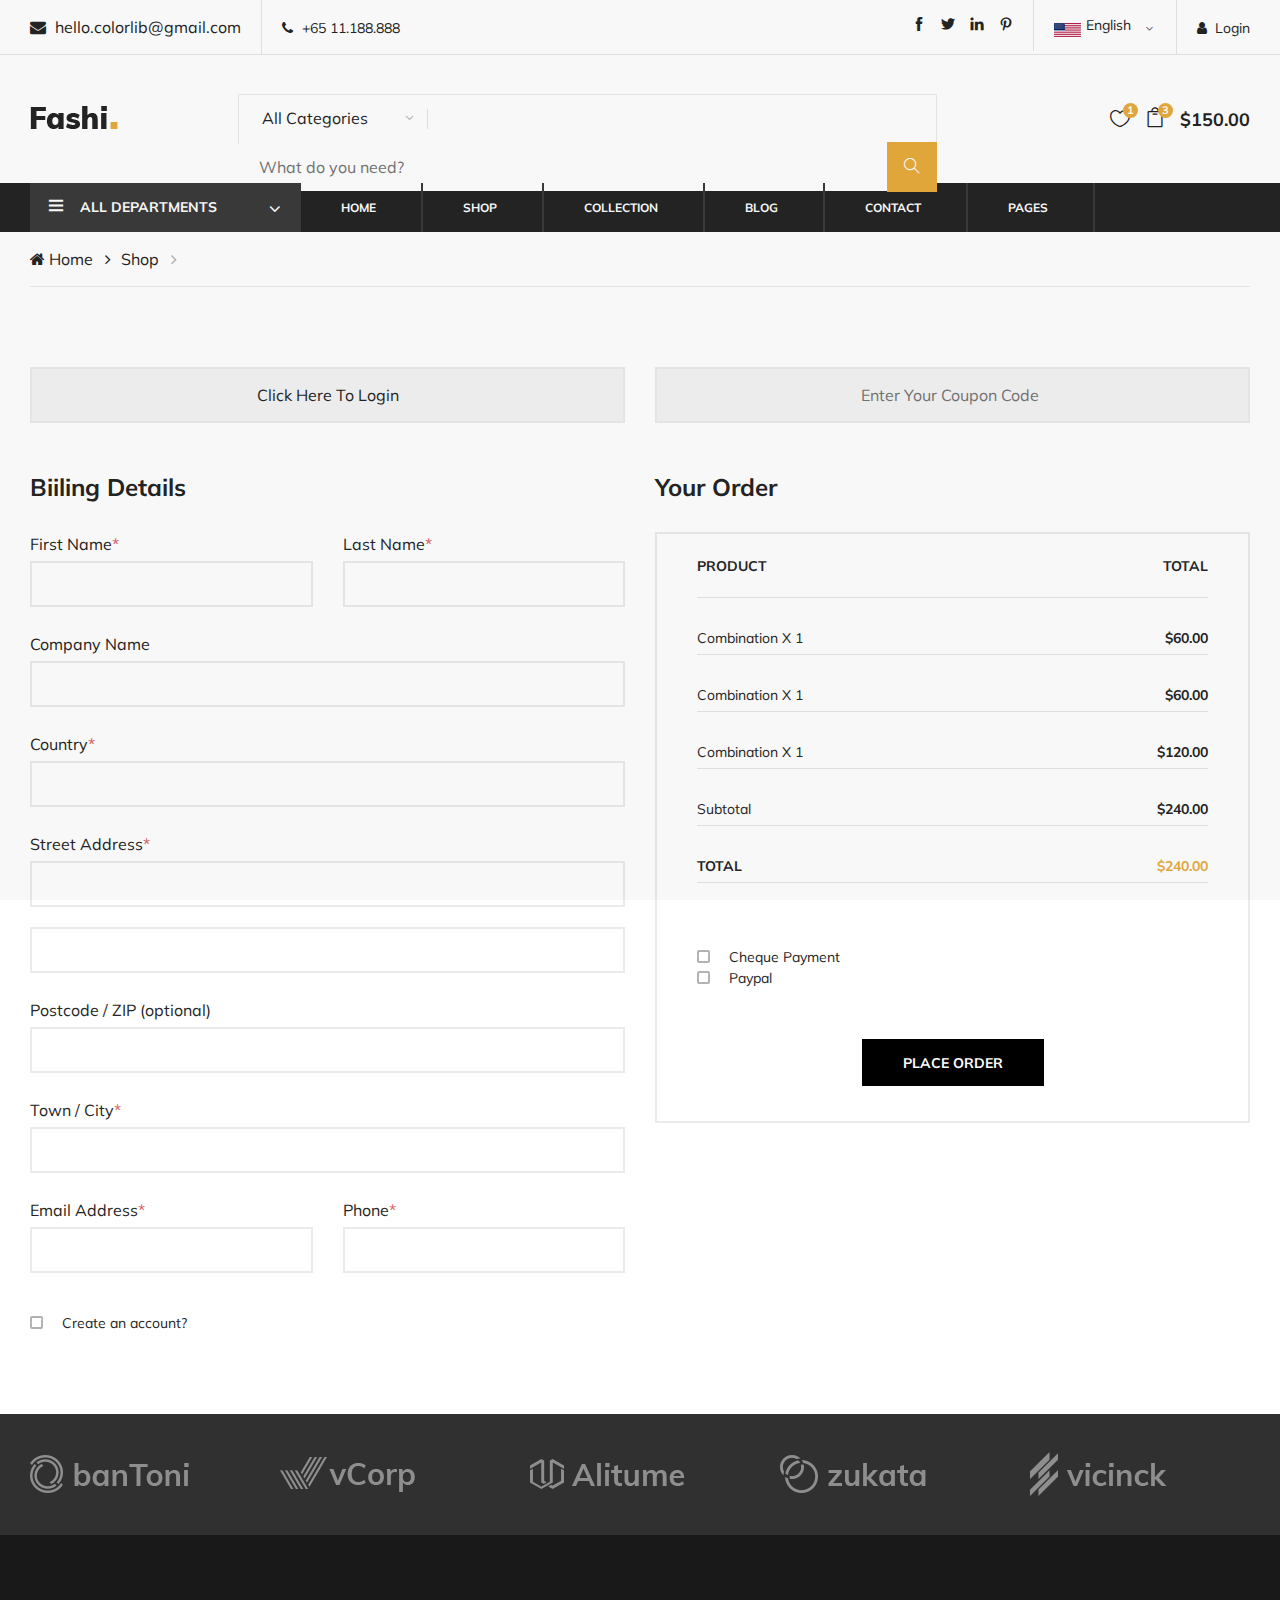
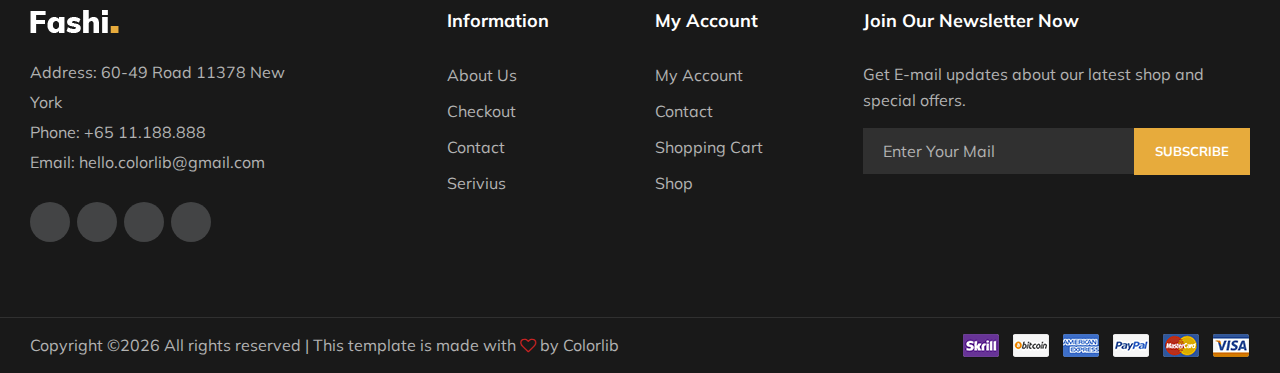
<file: FE/check-out.html>
<!DOCTYPE html>
<html lang="zxx">

<head>
    <meta charset="UTF-8">
    <meta name="description" content="Fashi Template">
    <meta name="keywords" content="Fashi, unica, creative, html">
    <meta name="viewport" content="width=device-width, initial-scale=1.0">
    <meta http-equiv="X-UA-Compatible" content="ie=edge">
    <title>Fashi | Template</title>

    <!-- Google Font -->
    <link href="https://fonts.googleapis.com/css?family=Muli:300,400,500,600,700,800,900&display=swap" rel="stylesheet">

    <!-- Css Styles -->
    <link rel="stylesheet" href="css/bootstrap.min.css" type="text/css">
    <link rel="stylesheet" href="css/font-awesome.min.css" type="text/css">
    <link rel="stylesheet" href="css/themify-icons.css" type="text/css">
    <link rel="stylesheet" href="css/elegant-icons.css" type="text/css">
    <link rel="stylesheet" href="css/owl.carousel.min.css" type="text/css">
    <link rel="stylesheet" href="css/nice-select.css" type="text/css">
    <link rel="stylesheet" href="css/jquery-ui.min.css" type="text/css">
    <link rel="stylesheet" href="css/slicknav.min.css" type="text/css">
    <link rel="stylesheet" href="css/style.css" type="text/css">
</head>

<body>
    <!-- Page Preloder -->
    <div id="preloder">
        <div class="loader"></div>
    </div>

    <!-- Header Section Begin -->
    <header class="header-section">
        <div class="header-top">
            <div class="container">
                <div class="ht-left">
                    <div class="mail-service">
                        <i class=" fa fa-envelope"></i>
                        hello.colorlib@gmail.com
                    </div>
                    <div class="phone-service">
                        <i class=" fa fa-phone"></i>
                        +65 11.188.888
                    </div>
                </div>
                <div class="ht-right">
                    <a href="#" class="login-panel"><i class="fa fa-user"></i>Login</a>
                    <div class="lan-selector">
                        <select class="language_drop" name="countries" id="countries" style="width:300px;">
                            <option value='yt' data-image="img/flag-1.jpg" data-imagecss="flag yt"
                                data-title="English">English</option>
                            <option value='yu' data-image="img/flag-2.jpg" data-imagecss="flag yu"
                                data-title="Bangladesh">German </option>
                        </select>
                    </div>
                    <div class="top-social">
                        <a href="#"><i class="ti-facebook"></i></a>
                        <a href="#"><i class="ti-twitter-alt"></i></a>
                        <a href="#"><i class="ti-linkedin"></i></a>
                        <a href="#"><i class="ti-pinterest"></i></a>
                    </div>
                </div>
            </div>
        </div>
        <div class="container">
            <div class="inner-header">
                <div class="row">
                    <div class="col-lg-2 col-md-2">
                        <div class="logo">
                            <a href="./index.html">
                                <img src="img/logo.png" alt="">
                            </a>
                        </div>
                    </div>
                    <div class="col-lg-7 col-md-7">
                        <div class="advanced-search">
                            <button type="button" class="category-btn">All Categories</button>
                            <form action="#" class="input-group">
                                <input type="text" placeholder="What do you need?">
                                <button type="button"><i class="ti-search"></i></button>
                            </form>
                        </div>
                    </div>
                    <div class="col-lg-3 text-right col-md-3">
                        <ul class="nav-right">
                            <li class="heart-icon"><a href="#">
                                    <i class="icon_heart_alt"></i>
                                    <span>1</span>
                                </a>
                            </li>
                            <li class="cart-icon"><a href="#">
                                    <i class="icon_bag_alt"></i>
                                    <span>3</span>
                                </a>
                                <div class="cart-hover">
                                    <div class="select-items">
                                        <table>
                                            <tbody>
                                                <tr>
                                                    <td class="si-pic"><img src="img/select-product-1.jpg" alt=""></td>
                                                    <td class="si-text">
                                                        <div class="product-selected">
                                                            <p>$60.00 x 1</p>
                                                            <h6>Kabino Bedside Table</h6>
                                                        </div>
                                                    </td>
                                                    <td class="si-close">
                                                        <i class="ti-close"></i>
                                                    </td>
                                                </tr>
                                                <tr>
                                                    <td class="si-pic"><img src="img/select-product-2.jpg" alt=""></td>
                                                    <td class="si-text">
                                                        <div class="product-selected">
                                                            <p>$60.00 x 1</p>
                                                            <h6>Kabino Bedside Table</h6>
                                                        </div>
                                                    </td>
                                                    <td class="si-close">
                                                        <i class="ti-close"></i>
                                                    </td>
                                                </tr>
                                            </tbody>
                                        </table>
                                    </div>
                                    <div class="select-total">
                                        <span>total:</span>
                                        <h5>$120.00</h5>
                                    </div>
                                    <div class="select-button">
                                        <a href="#" class="primary-btn view-card">VIEW CARD</a>
                                        <a href="#" class="primary-btn checkout-btn">CHECK OUT</a>
                                    </div>
                                </div>
                            </li>
                            <li class="cart-price">$150.00</li>
                        </ul>
                    </div>
                </div>
            </div>
        </div>
        <div class="nav-item">
            <div class="container">
                <div class="nav-depart">
                    <div class="depart-btn">
                        <i class="ti-menu"></i>
                        <span>All departments</span>
                        <ul class="depart-hover">
                            <li class="active"><a href="#">Women’s Clothing</a></li>
                            <li><a href="#">Men’s Clothing</a></li>
                            <li><a href="#">Underwear</a></li>
                            <li><a href="#">Kid's Clothing</a></li>
                            <li><a href="#">Brand Fashion</a></li>
                            <li><a href="#">Accessories/Shoes</a></li>
                            <li><a href="#">Luxury Brands</a></li>
                            <li><a href="#">Brand Outdoor Apparel</a></li>
                        </ul>
                    </div>
                </div>
                <nav class="nav-menu mobile-menu">
                    <ul>
                        <li><a href="./home.html">Home</a></li>
                        <li><a href="./shop.html">Shop</a></li>
                        <li><a href="#">Collection</a>
                            <ul class="dropdown">
                                <li><a href="#">Men's</a></li>
                                <li><a href="#">Women's</a></li>
                                <li><a href="#">Kid's</a></li>
                            </ul>
                        </li>
                        <li><a href="./blog.html">Blog</a></li>
                        <li><a href="./contact.html">Contact</a></li>
                        <li><a href="#">Pages</a>
                            <ul class="dropdown">
                                <li><a href="./blog-details.html">Blog Details</a></li>
                                <li><a href="./shopping-cart.html">Shopping Cart</a></li>
                                <li><a href="./check-out.html">Checkout</a></li>
                                <li><a href="./faq.html">Faq</a></li>
                                <li><a href="./register.html">Register</a></li>
                                <li><a href="./login.html">Login</a></li>
                            </ul>
                        </li>
                    </ul>
                </nav>
                <div id="mobile-menu-wrap"></div>
            </div>
        </div>
    </header>
    <!-- Header End -->

    <!-- Breadcrumb Section Begin -->
    <div class="breacrumb-section">
        <div class="container">
            <div class="row">
                <div class="col-lg-12">
                    <div class="breadcrumb-text product-more">
                        <a href="./index.html"><i class="fa fa-home"></i> Home</a>
                        <a href="./shop.html">Shop</a>
                        <span>Check Out</span>
                    </div>
                </div>
            </div>
        </div>
    </div>
    <!-- Breadcrumb Section Begin -->

    <!-- Shopping Cart Section Begin -->
    <section class="checkout-section spad">
        <div class="container">
            <form action="#" class="checkout-form">
                <div class="row">
                    <div class="col-lg-6">
                        <div class="checkout-content">
                            <a href="#" class="content-btn">Click Here To Login</a>
                        </div>
                        <h4>Biiling Details</h4>
                        <div class="row">
                            <div class="col-lg-6">
                                <label for="fir">First Name<span>*</span></label>
                                <input type="text" id="fir">
                            </div>
                            <div class="col-lg-6">
                                <label for="last">Last Name<span>*</span></label>
                                <input type="text" id="last">
                            </div>
                            <div class="col-lg-12">
                                <label for="cun-name">Company Name</label>
                                <input type="text" id="cun-name">
                            </div>
                            <div class="col-lg-12">
                                <label for="cun">Country<span>*</span></label>
                                <input type="text" id="cun">
                            </div>
                            <div class="col-lg-12">
                                <label for="street">Street Address<span>*</span></label>
                                <input type="text" id="street" class="street-first">
                                <input type="text">
                            </div>
                            <div class="col-lg-12">
                                <label for="zip">Postcode / ZIP (optional)</label>
                                <input type="text" id="zip">
                            </div>
                            <div class="col-lg-12">
                                <label for="town">Town / City<span>*</span></label>
                                <input type="text" id="town">
                            </div>
                            <div class="col-lg-6">
                                <label for="email">Email Address<span>*</span></label>
                                <input type="text" id="email">
                            </div>
                            <div class="col-lg-6">
                                <label for="phone">Phone<span>*</span></label>
                                <input type="text" id="phone">
                            </div>
                            <div class="col-lg-12">
                                <div class="create-item">
                                    <label for="acc-create">
                                        Create an account?
                                        <input type="checkbox" id="acc-create">
                                        <span class="checkmark"></span>
                                    </label>
                                </div>
                            </div>
                        </div>
                    </div>
                    <div class="col-lg-6">
                        <div class="checkout-content">
                            <input type="text" placeholder="Enter Your Coupon Code">
                        </div>
                        <div class="place-order">
                            <h4>Your Order</h4>
                            <div class="order-total">
                                <ul class="order-table">
                                    <li>Product <span>Total</span></li>
                                    <li class="fw-normal">Combination x 1 <span>$60.00</span></li>
                                    <li class="fw-normal">Combination x 1 <span>$60.00</span></li>
                                    <li class="fw-normal">Combination x 1 <span>$120.00</span></li>
                                    <li class="fw-normal">Subtotal <span>$240.00</span></li>
                                    <li class="total-price">Total <span>$240.00</span></li>
                                </ul>
                                <div class="payment-check">
                                    <div class="pc-item">
                                        <label for="pc-check">
                                            Cheque Payment
                                            <input type="checkbox" id="pc-check">
                                            <span class="checkmark"></span>
                                        </label>
                                    </div>
                                    <div class="pc-item">
                                        <label for="pc-paypal">
                                            Paypal
                                            <input type="checkbox" id="pc-paypal">
                                            <span class="checkmark"></span>
                                        </label>
                                    </div>
                                </div>
                                <div class="order-btn">
                                    <button type="submit" class="site-btn place-btn">Place Order</button>
                                </div>
                            </div>
                        </div>
                    </div>
                </div>
            </form>
        </div>
    </section>
    <!-- Shopping Cart Section End -->

    <!-- Partner Logo Section Begin -->
    <div class="partner-logo">
        <div class="container">
            <div class="logo-carousel owl-carousel">
                <div class="logo-item">
                    <div class="tablecell-inner">
                        <img src="img/logo-carousel/logo-1.png" alt="">
                    </div>
                </div>
                <div class="logo-item">
                    <div class="tablecell-inner">
                        <img src="img/logo-carousel/logo-2.png" alt="">
                    </div>
                </div>
                <div class="logo-item">
                    <div class="tablecell-inner">
                        <img src="img/logo-carousel/logo-3.png" alt="">
                    </div>
                </div>
                <div class="logo-item">
                    <div class="tablecell-inner">
                        <img src="img/logo-carousel/logo-4.png" alt="">
                    </div>
                </div>
                <div class="logo-item">
                    <div class="tablecell-inner">
                        <img src="img/logo-carousel/logo-5.png" alt="">
                    </div>
                </div>
            </div>
        </div>
    </div>
    <!-- Partner Logo Section End -->

    <!-- Footer Section Begin -->
    <footer class="footer-section">
        <div class="container">
            <div class="row">
                <div class="col-lg-3">
                    <div class="footer-left">
                        <div class="footer-logo">
                            <a href="#"><img src="img/footer-logo.png" alt=""></a>
                        </div>
                        <ul>
                            <li>Address: 60-49 Road 11378 New York</li>
                            <li>Phone: +65 11.188.888</li>
                            <li>Email: hello.colorlib@gmail.com</li>
                        </ul>
                        <div class="footer-social">
                            <a href="#"><i class="fa fa-facebook"></i></a>
                            <a href="#"><i class="fa fa-instagram"></i></a>
                            <a href="#"><i class="fa fa-twitter"></i></a>
                            <a href="#"><i class="fa fa-pinterest"></i></a>
                        </div>
                    </div>
                </div>
                <div class="col-lg-2 offset-lg-1">
                    <div class="footer-widget">
                        <h5>Information</h5>
                        <ul>
                            <li><a href="#">About Us</a></li>
                            <li><a href="#">Checkout</a></li>
                            <li><a href="#">Contact</a></li>
                            <li><a href="#">Serivius</a></li>
                        </ul>
                    </div>
                </div>
                <div class="col-lg-2">
                    <div class="footer-widget">
                        <h5>My Account</h5>
                        <ul>
                            <li><a href="#">My Account</a></li>
                            <li><a href="#">Contact</a></li>
                            <li><a href="#">Shopping Cart</a></li>
                            <li><a href="#">Shop</a></li>
                        </ul>
                    </div>
                </div>
                <div class="col-lg-4">
                    <div class="newslatter-item">
                        <h5>Join Our Newsletter Now</h5>
                        <p>Get E-mail updates about our latest shop and special offers.</p>
                        <form action="#" class="subscribe-form">
                            <input type="text" placeholder="Enter Your Mail">
                            <button type="button">Subscribe</button>
                        </form>
                    </div>
                </div>
            </div>
        </div>
        <div class="copyright-reserved">
            <div class="container">
                <div class="row">
                    <div class="col-lg-12">
                        <div class="copyright-text">
                            <!-- Link back to Colorlib can't be removed. Template is licensed under CC BY 3.0. -->
Copyright &copy;<script>document.write(new Date().getFullYear());</script> All rights reserved | This template is made with <i class="fa fa-heart-o" aria-hidden="true"></i> by <a href="https://colorlib.com" target="_blank">Colorlib</a>
<!-- Link back to Colorlib can't be removed. Template is licensed under CC BY 3.0. -->
                        </div>
                        <div class="payment-pic">
                            <img src="img/payment-method.png" alt="">
                        </div>
                    </div>
                </div>
            </div>
        </div>
    </footer>
    <!-- Footer Section End -->

    <!-- Js Plugins -->
    <script src="js/jquery-3.3.1.min.js"></script>
    <script src="js/bootstrap.min.js"></script>
    <script src="js/jquery-ui.min.js"></script>
    <script src="js/jquery.countdown.min.js"></script>
    <script src="js/jquery.nice-select.min.js"></script>
    <script src="js/jquery.zoom.min.js"></script>
    <script src="js/jquery.dd.min.js"></script>
    <script src="js/jquery.slicknav.js"></script>
    <script src="js/owl.carousel.min.js"></script>
    <script src="js/main.js"></script>
</body>

</html>
</file>
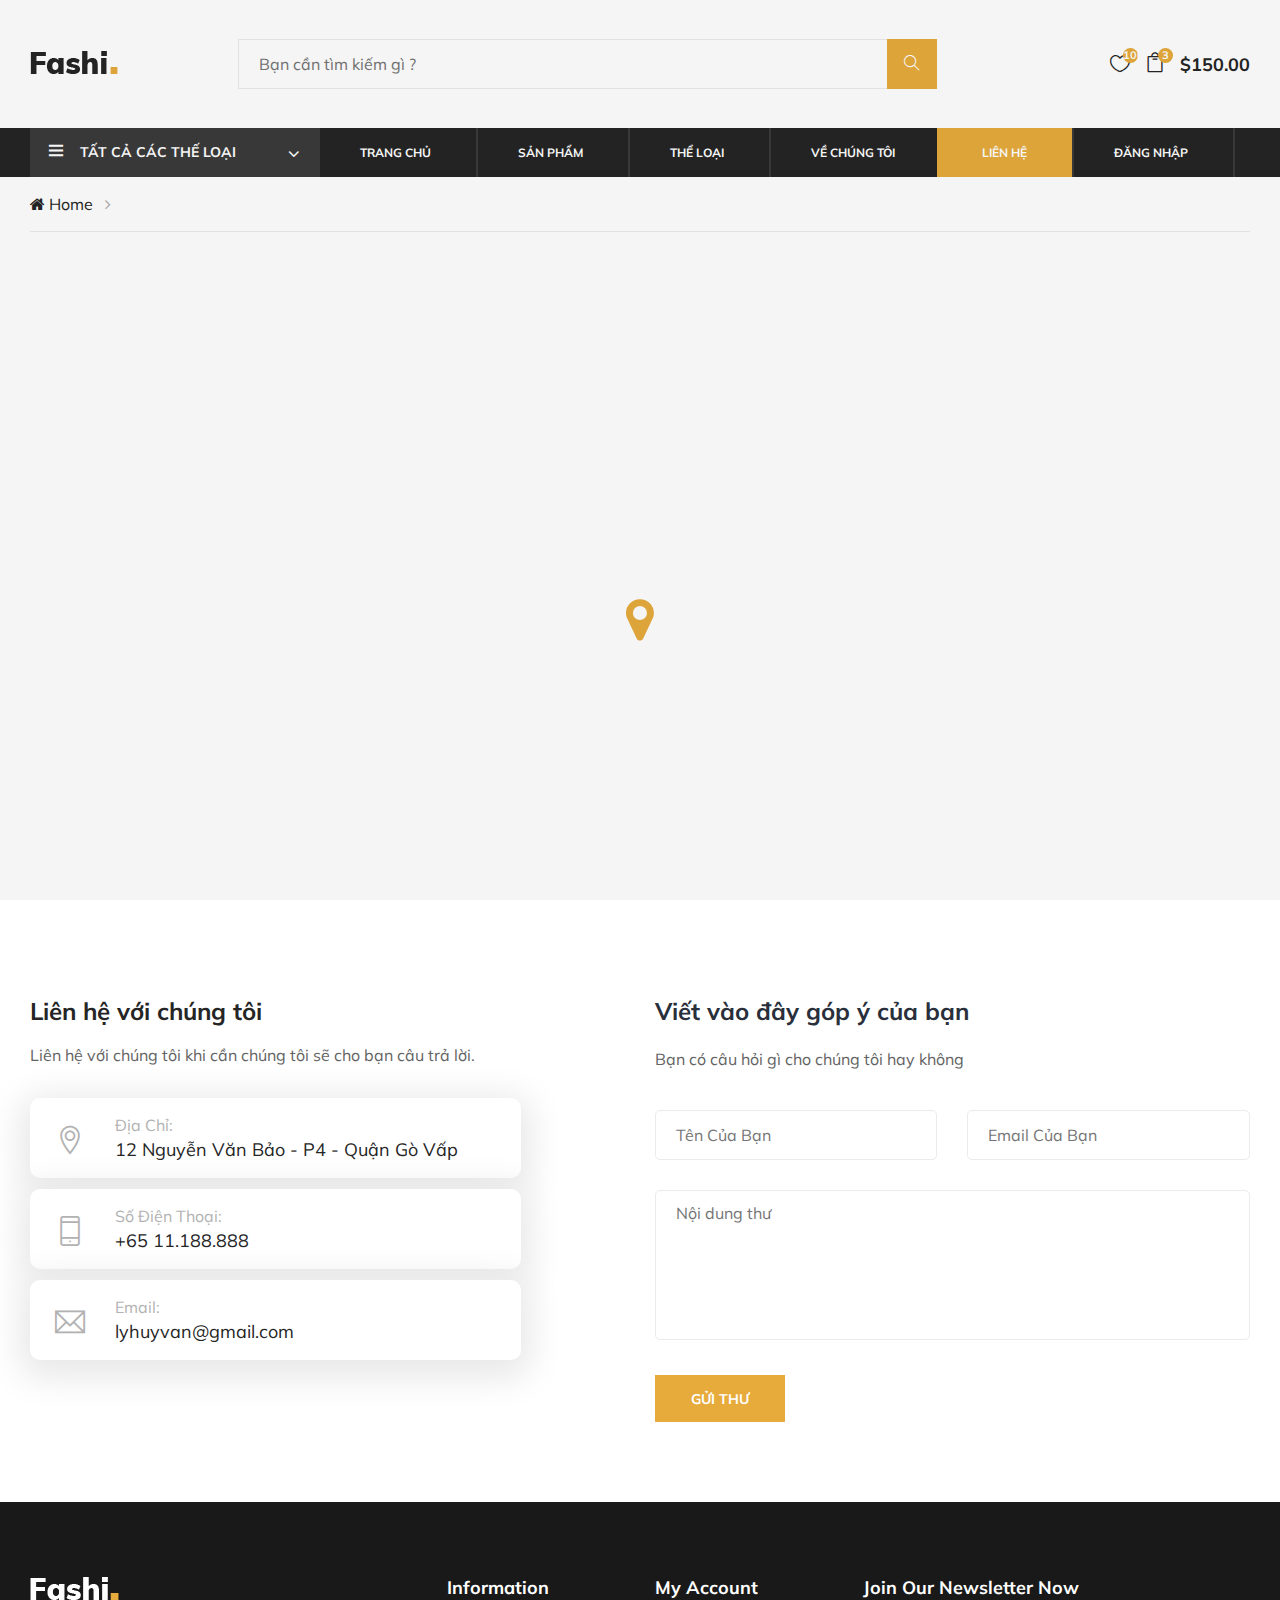
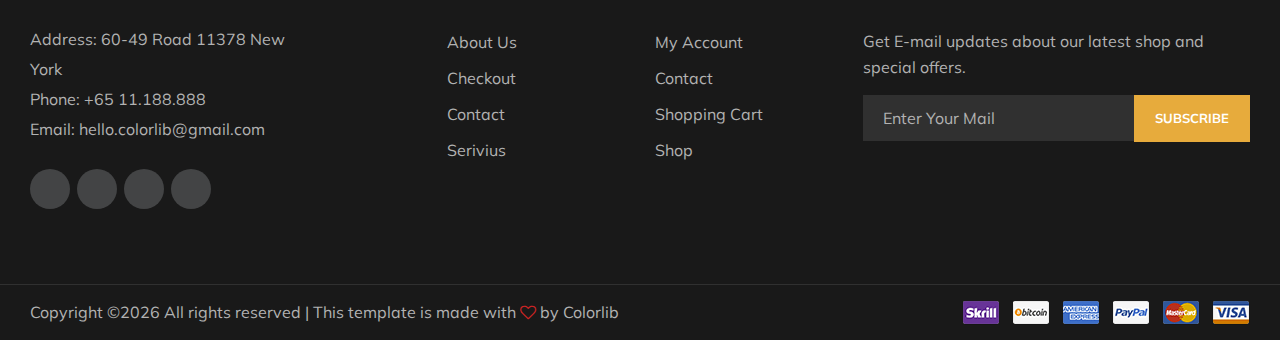
<file: FE/contact.html>
<!DOCTYPE html>
<html lang="zxx">

<head>
    <meta charset="UTF-8">
    <meta name="description" content="Fashi Template">
    <meta name="keywords" content="Fashi, unica, creative, html">
    <meta name="viewport" content="width=device-width, initial-scale=1.0">
    <meta http-equiv="X-UA-Compatible" content="ie=edge">
    <title>Liên Hệ</title>

    <!-- Google Font -->
    <link href="https://fonts.googleapis.com/css?family=Muli:300,400,500,600,700,800,900&display=swap" rel="stylesheet">

    <!-- Css Styles -->
    <link rel="stylesheet" href="css/bootstrap.min.css" type="text/css">
    <link rel="stylesheet" href="css/font-awesome.min.css" type="text/css">
    <link rel="stylesheet" href="css/themify-icons.css" type="text/css">
    <link rel="stylesheet" href="css/elegant-icons.css" type="text/css">
    <link rel="stylesheet" href="css/owl.carousel.min.css" type="text/css">
    <link rel="stylesheet" href="css/nice-select.css" type="text/css">
    <link rel="stylesheet" href="css/jquery-ui.min.css" type="text/css">
    <link rel="stylesheet" href="css/slicknav.min.css" type="text/css">
    <link rel="stylesheet" href="css/style.css" type="text/css">
</head>

<body>
    <!-- Page Preloder -->
    <div id="preloder">
        <div class="loader"></div>
    </div>

    <!-- Header Section Begin -->
    <header class="header-section">
        <div class="container">
            <div class="inner-header">
                <div class="row">
                    <div class="col-lg-2 col-md-2">
                        <div class="logo">
                            <a href="./index.html">
                                <img src="img/logo.png" alt="">
                            </a>
                        </div>
                    </div>
                    <div class="col-lg-7 col-md-4">
                        <div class="advanced-search">
                           <!--  <button type="button" class="category-btn">All Categories</button> -->
                            <div class="input-group">
                                <input type="text" placeholder="Bạn cần tìm kiếm gì ?">
                                <button type="button"><i class="ti-search"></i></button>
                            </div>
                        </div>
                    </div>
                    <div class="col-lg-3 text-right col-md-3">
                        <ul class="nav-right">
                            <li class="heart-icon">
                                <a href="#">
                                    <i class="icon_heart_alt"></i>
                                    <span>100</span>
                                </a>
                            </li>
                            <li class="cart-icon">
                                <a href="#">
                                    <i class="icon_bag_alt"></i>
                                    <span>3</span>
                                </a>
                                <div class="cart-hover">
                                    <div class="select-items">
                                        <table>
                                            <tbody>
                                                <tr>
                                                    <td class="si-pic"><img src="img/select-product-1.jpg" alt=""></td>
                                                    <td class="si-text">
                                                        <div class="product-selected">
                                                            <p>$60.00 x 1</p>
                                                            <h6>Kabino Bedside Table</h6>
                                                        </div>
                                                    </td>
                                                    <td class="si-close">
                                                        <i class="ti-close"></i>
                                                    </td>
                                                </tr>
                                                <tr>
                                                    <td class="si-pic"><img src="img/select-product-2.jpg" alt=""></td>
                                                    <td class="si-text">
                                                        <div class="product-selected">
                                                            <p>$60.00 x 1</p>
                                                            <h6>Kabino Bedside Table</h6>
                                                        </div>
                                                    </td>
                                                    <td class="si-close">
                                                        <i class="ti-close"></i>
                                                    </td>
                                                </tr>
                                            </tbody>
                                        </table>
                                    </div>
                                    <div class="select-total">
                                        <span>total:</span>
                                        <h5>$120.00</h5>
                                    </div>
                                    <div class="select-button">
                                        <a href="#" class="primary-btn view-card">VIEW CARD</a>
                                        <a href="#" class="primary-btn checkout-btn">CHECK OUT</a>
                                    </div>
                                </div>
                            </li>
                            <li class="cart-price">$150.00</li>
                        </ul>
                    </div>
                </div>
            </div>
        </div>
        <div class="nav-item">
            <div class="container">
                <div class="nav-depart">
                    <div class="depart-btn">
                        <i class="ti-menu"></i>
                        <span>Tất cả các thế loại</span>
                        <ul class="depart-hover">
                            <li class="active"><a href="#">Thời trang cho phụ nữ</a></li>
                            <li><a href="#">Thời trang cho giới trẻ</a></li>
                            <li><a href="#">THời trang cho trẻ em</a></li>
                            
                        </ul>
                    </div>
                </div>
                <nav class="nav-menu mobile-menu">
                    <ul>
                        <li ><a href="./index.html">Trang Chủ</a></li>
                        <li><a href="./shop.html">Sản Phẩm</a></li>
                        <li><a href="#">Thể Loại</a>
                            <ul class="dropdown">
                                <li><a href="#">Phụ nữ</a></li>
                                <li><a href="#">Giới trẻ</a></li>
                                <li><a href="#">Trẻ em</a></li>
                            </ul>
                        </li>
                        <li><a href="./blog.html">Về Chúng Tôi</a></li>
                        <li class="active"><a href="./contact.html">Liên Hệ</a></li>
                        <li><a href="#" class="login-panel">Đăng Nhập</a></li>
                    </ul>
                </nav>
                <div id="mobile-menu-wrap"></div>
            </div>
        </div>
    </header>
    <!-- Header End -->

    <!-- Breadcrumb Section Begin -->
    <div class="breacrumb-section">
        <div class="container">
            <div class="row">
                <div class="col-lg-12">
                    <div class="breadcrumb-text">
                        <a href="#"><i class="fa fa-home"></i> Home</a>
                        <span>Contact</span>
                    </div>
                </div>
            </div>
        </div>
    </div>
    <!-- Breadcrumb Section Begin -->

    <!-- Map Section Begin -->
    <div class="map spad">
        <div class="container">
            <div class="map-inner">
                <iframe
                    src="https://www.google.com/maps/embed?pb=!1m18!1m12!1m3!1d48158.305462977965!2d-74.13283844036356!3d41.02757295168286!2m3!1f0!2f0!3f0!3m2!1i1024!2i768!4f13.1!3m3!1m2!1s0x89c2e440473470d7%3A0xcaf503ca2ee57958!2sSaddle%20River%2C%20NJ%2007458%2C%20USA!5e0!3m2!1sen!2sbd!4v1575917275626!5m2!1sen!2sbd"
                    height="610" style="border:0" allowfullscreen="">
                </iframe>
                <div class="icon">
                    <i class="fa fa-map-marker"></i>
                </div>
            </div>
        </div>
    </div>
    <!-- Map Section Begin -->

    <!-- Contact Section Begin -->
    <section class="contact-section spad">
        <div class="container">
            <div class="row">
                <div class="col-lg-5">
                    <div class="contact-title">
                        <h4>Liên hệ với chúng tôi</h4>
                        <p>Liên hệ với chúng tôi khi cần chúng tôi sẽ cho bạn câu trả lời.</p>
                    </div>
                    <div class="contact-widget">
                        <div class="cw-item">
                            <div class="ci-icon">
                                <i class="ti-location-pin"></i>
                            </div>
                            <div class="ci-text">
                                <span>Địa Chỉ:</span>
                                <p>12 Nguyễn Văn Bảo - P4 - Quận Gò Vấp</p>
                            </div>
                        </div>
                        <div class="cw-item">
                            <div class="ci-icon">
                                <i class="ti-mobile"></i>
                            </div>
                            <div class="ci-text">
                                <span>Số Điện Thoại:</span>
                                <p>+65 11.188.888</p>
                            </div>
                        </div>
                        <div class="cw-item">
                            <div class="ci-icon">
                                <i class="ti-email"></i>
                            </div>
                            <div class="ci-text">
                                <span>Email:</span>
                                <p>lyhuyvan@gmail.com</p>
                            </div>
                        </div>
                    </div>
                </div>
                <div class="col-lg-6 offset-lg-1">
                    <div class="contact-form">
                        <div class="leave-comment">
                            <h4>Viết vào đây góp ý của bạn</h4>
                            <p>Bạn có câu hỏi gì cho chúng tôi hay không</p>
                            <form action="#" class="comment-form">
                                <div class="row">
                                    <div class="col-lg-6">
                                        <input type="text" placeholder="Tên Của Bạn">
                                    </div>
                                    <div class="col-lg-6">
                                        <input type="text" placeholder="Email Của Bạn">
                                    </div>
                                    <div class="col-lg-12">
                                        <textarea placeholder="Nội dung thư"></textarea>
                                        <button type="submit" class="site-btn">Gửi thư</button>
                                    </div>
                                </div>
                            </form>
                        </div>
                    </div>
                </div>
            </div>
        </div>
    </section>
    <footer class="footer-section">
        <div class="container">
            <div class="row">
                <div class="col-lg-3">
                    <div class="footer-left">
                        <div class="footer-logo">
                            <a href="#"><img src="img/footer-logo.png" alt=""></a>
                        </div>
                        <ul>
                            <li>Address: 60-49 Road 11378 New York</li>
                            <li>Phone: +65 11.188.888</li>
                            <li>Email: hello.colorlib@gmail.com</li>
                        </ul>
                        <div class="footer-social">
                            <a href="#"><i class="fa fa-facebook"></i></a>
                            <a href="#"><i class="fa fa-instagram"></i></a>
                            <a href="#"><i class="fa fa-twitter"></i></a>
                            <a href="#"><i class="fa fa-pinterest"></i></a>
                        </div>
                    </div>
                </div>
                <div class="col-lg-2 offset-lg-1">
                    <div class="footer-widget">
                        <h5>Information</h5>
                        <ul>
                            <li><a href="#">About Us</a></li>
                            <li><a href="#">Checkout</a></li>
                            <li><a href="#">Contact</a></li>
                            <li><a href="#">Serivius</a></li>
                        </ul>
                    </div>
                </div>
                <div class="col-lg-2">
                    <div class="footer-widget">
                        <h5>My Account</h5>
                        <ul>
                            <li><a href="#">My Account</a></li>
                            <li><a href="#">Contact</a></li>
                            <li><a href="#">Shopping Cart</a></li>
                            <li><a href="#">Shop</a></li>
                        </ul>
                    </div>
                </div>
                <div class="col-lg-4">
                    <div class="newslatter-item">
                        <h5>Join Our Newsletter Now</h5>
                        <p>Get E-mail updates about our latest shop and special offers.</p>
                        <form action="#" class="subscribe-form">
                            <input type="text" placeholder="Enter Your Mail">
                            <button type="button">Subscribe</button>
                        </form>
                    </div>
                </div>
            </div>
        </div>
        <div class="copyright-reserved">
            <div class="container">
                <div class="row">
                    <div class="col-lg-12">
                        <div class="copyright-text">
                            <!-- Link back to Colorlib can't be removed. Template is licensed under CC BY 3.0. -->
Copyright &copy;<script>document.write(new Date().getFullYear());</script> All rights reserved | This template is made with <i class="fa fa-heart-o" aria-hidden="true"></i> by <a href="https://colorlib.com" target="_blank">Colorlib</a>
<!-- Link back to Colorlib can't be removed. Template is licensed under CC BY 3.0. -->
                        </div>
                        <div class="payment-pic">
                            <img src="img/payment-method.png" alt="">
                        </div>
                    </div>
                </div>
            </div>
        </div>
    </footer>
    <!-- Footer Section End -->

    <!-- Js Plugins -->
    <script src="js/jquery-3.3.1.min.js"></script>
    <script src="js/bootstrap.min.js"></script>
    <script src="js/jquery-ui.min.js"></script>
    <script src="js/jquery.countdown.min.js"></script>
    <script src="js/jquery.nice-select.min.js"></script>
    <script src="js/jquery.zoom.min.js"></script>
    <script src="js/jquery.dd.min.js"></script>
    <script src="js/jquery.slicknav.js"></script>
    <script src="js/owl.carousel.min.js"></script>
    <script src="js/main.js"></script>
</body>

</html>
</file>
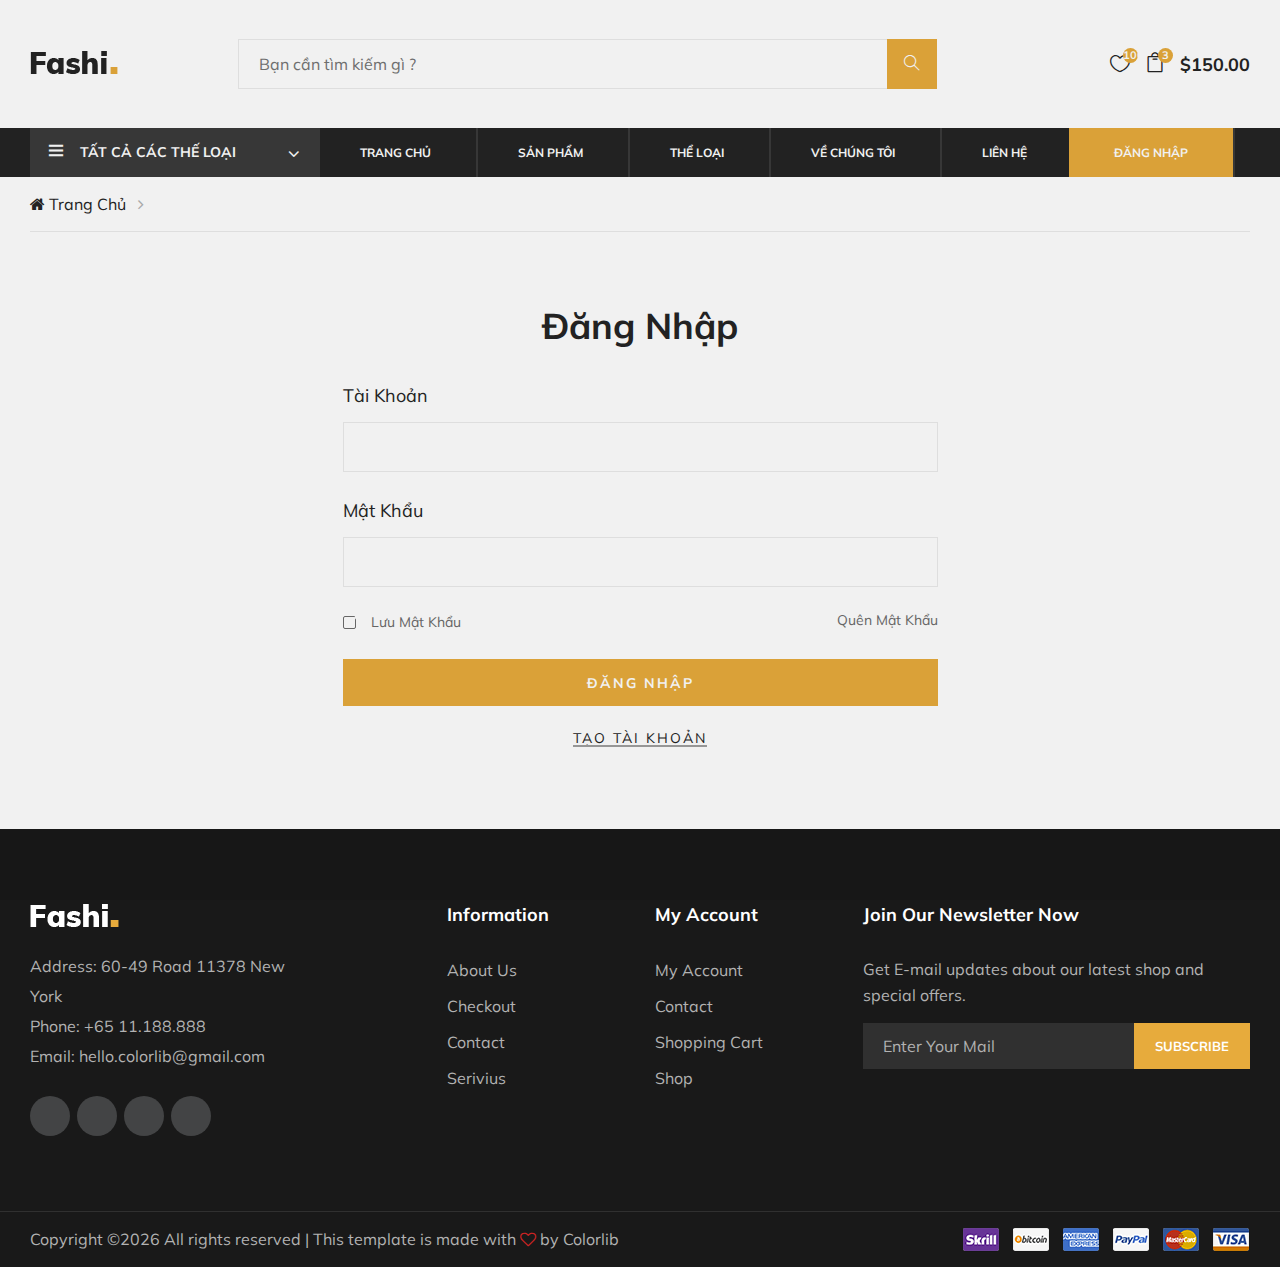
<file: FE/login.html>
<!DOCTYPE html>
<html lang="zxx">

<head>
    <meta charset="UTF-8">
    <meta name="description" content="Fashi Template">
    <meta name="keywords" content="Fashi, unica, creative, html">
    <meta name="viewport" content="width=device-width, initial-scale=1.0">
    <meta http-equiv="X-UA-Compatible" content="ie=edge">
    <title>Đăng Nhập</title>

    <!-- Google Font -->
    <link href="https://fonts.googleapis.com/css?family=Muli:300,400,500,600,700,800,900&display=swap" rel="stylesheet">

    <!-- Css Styles -->
    <link rel="stylesheet" href="css/bootstrap.min.css" type="text/css">
    <link rel="stylesheet" href="css/font-awesome.min.css" type="text/css">
    <link rel="stylesheet" href="css/themify-icons.css" type="text/css">
    <link rel="stylesheet" href="css/elegant-icons.css" type="text/css">
    <link rel="stylesheet" href="css/owl.carousel.min.css" type="text/css">
    <link rel="stylesheet" href="css/nice-select.css" type="text/css">
    <link rel="stylesheet" href="css/jquery-ui.min.css" type="text/css">
    <link rel="stylesheet" href="css/slicknav.min.css" type="text/css">
    <link rel="stylesheet" href="css/style.css" type="text/css">
</head>

<body>
    <!-- Page Preloder -->
    <div id="preloder">
        <div class="loader"></div>
    </div>

    <!-- Header Section Begin -->
     <header class="header-section">
        <div class="container">
            <div class="inner-header">
                <div class="row">
                    <div class="col-lg-2 col-md-2">
                        <div class="logo">
                            <a href="./index.html">
                                <img src="img/logo.png" alt="">
                            </a>
                        </div>
                    </div>
                    <div class="col-lg-7 col-md-4">
                        <div class="advanced-search">
                           <!--  <button type="button" class="category-btn">All Categories</button> -->
                            <div class="input-group">
                                <input type="text" placeholder="Bạn cần tìm kiếm gì ?">
                                <button type="button"><i class="ti-search"></i></button>
                            </div>
                        </div>
                    </div>
                    <div class="col-lg-3 text-right col-md-3">
                        <ul class="nav-right">
                            <li class="heart-icon">
                                <a href="#">
                                    <i class="icon_heart_alt"></i>
                                    <span>100</span>
                                </a>
                            </li>
                            <li class="cart-icon">
                                <a href="#">
                                    <i class="icon_bag_alt"></i>
                                    <span>3</span>
                                </a>
                                <div class="cart-hover">
                                    <div class="select-items">
                                        <table>
                                            <tbody>
                                                <tr>
                                                    <td class="si-pic"><img src="img/select-product-1.jpg" alt=""></td>
                                                    <td class="si-text">
                                                        <div class="product-selected">
                                                            <p>$60.00 x 1</p>
                                                            <h6>Kabino Bedside Table</h6>
                                                        </div>
                                                    </td>
                                                    <td class="si-close">
                                                        <i class="ti-close"></i>
                                                    </td>
                                                </tr>
                                                <tr>
                                                    <td class="si-pic"><img src="img/select-product-2.jpg" alt=""></td>
                                                    <td class="si-text">
                                                        <div class="product-selected">
                                                            <p>$60.00 x 1</p>
                                                            <h6>Kabino Bedside Table</h6>
                                                        </div>
                                                    </td>
                                                    <td class="si-close">
                                                        <i class="ti-close"></i>
                                                    </td>
                                                </tr>
                                            </tbody>
                                        </table>
                                    </div>
                                    <div class="select-total">
                                        <span>total:</span>
                                        <h5>$120.00</h5>
                                    </div>
                                    <div class="select-button">
                                        <a href="#" class="primary-btn view-card">VIEW CARD</a>
                                        <a href="#" class="primary-btn checkout-btn">CHECK OUT</a>
                                    </div>
                                </div>
                            </li>
                            <li class="cart-price">$150.00</li>
                        </ul>
                    </div>
                </div>
            </div>
        </div>
        <div class="nav-item">
            <div class="container">
                <div class="nav-depart">
                    <div class="depart-btn">
                        <i class="ti-menu"></i>
                        <span>Tất cả các thế loại</span>
                        <ul class="depart-hover">
                            <li class="active"><a href="#">Thời trang cho phụ nữ</a></li>
                            <li><a href="#">Thời trang cho giới trẻ</a></li>
                            <li><a href="#">THời trang cho trẻ em</a></li>
                            
                        </ul>
                    </div>
                </div>
                <nav class="nav-menu mobile-menu">
                    <ul>
                        <li ><a href="./index.html">Trang Chủ</a></li>
                        <li><a href="./shop.html">Sản Phẩm</a></li>
                        <li><a href="#">Thể Loại</a>
                            <ul class="dropdown">
                                <li><a href="#">Phụ nữ</a></li>
                                <li><a href="#">Giới trẻ</a></li>
                                <li><a href="#">Trẻ em</a></li>
                            </ul>
                        </li>
                        <li><a href="./blog.html">Về Chúng Tôi</a></li>
                        <li><a href="./contact.html">Liên Hệ</a></li>
                        <li class="active"><a href="./login.html" class="login-panel">Đăng Nhập</a></li>
                    </ul>
                </nav>
                <div id="mobile-menu-wrap"></div>
            </div>
        </div>
    </header>
    <!-- Header End -->

    <!-- Breadcrumb Section Begin -->
    <div class="breacrumb-section">
        <div class="container">
            <div class="row">
                <div class="col-lg-12">
                    <div class="breadcrumb-text">
                        <a href="#index.html"><i class="fa fa-home"></i> Trang Chủ</a>
                        <span>Đăng Nhập</span>
                    </div>
                </div>
            </div>
        </div>
    </div>
    <!-- Breadcrumb Form Section Begin -->

    <!-- Register Section Begin -->
    <div class="register-login-section spad">
        <div class="container">
            <div class="row">
                <div class="col-lg-6 offset-lg-3">
                    <div class="login-form">
                        <h2>Đăng Nhập</h2>
                        <form action="#">
                            <div class="group-input">
                                <label for="username">Tài Khoản</label>
                                <input type="text" id="username">
                            </div>
                            <div class="group-input">
                                <label for="pass">Mật Khẩu</label>
                                <input type="text" id="pass">
                            </div>
                            <div class="group-input gi-check">
                                <div class="gi-more">
                                    <label for="save-pass">
                                       Lưu Mật Khẩu
                                        <input type="checkbox" id="save-pass">
                                        <span class="checkmark"></span>
                                    </label>
                                    <a href="#" class="forget-pass">Quên Mật Khẩu</a>
                                </div>
                            </div>
                            <button type="submit" class="site-btn login-btn">Đăng Nhập</button>
                        </form>
                        <div class="switch-login">
                            <a href="./register.html" class="or-login">Tạo Tài Khoản</a>
                        </div>
                    </div>
                </div>
            </div>
        </div>
    </div>
    <!-- Partner Logo Section End -->

    <!-- Footer Section Begin -->
    <footer class="footer-section">
        <div class="container">
            <div class="row">
                <div class="col-lg-3">
                    <div class="footer-left">
                        <div class="footer-logo">
                            <a href="#"><img src="img/footer-logo.png" alt=""></a>
                        </div>
                        <ul>
                            <li>Address: 60-49 Road 11378 New York</li>
                            <li>Phone: +65 11.188.888</li>
                            <li>Email: hello.colorlib@gmail.com</li>
                        </ul>
                        <div class="footer-social">
                            <a href="#"><i class="fa fa-facebook"></i></a>
                            <a href="#"><i class="fa fa-instagram"></i></a>
                            <a href="#"><i class="fa fa-twitter"></i></a>
                            <a href="#"><i class="fa fa-pinterest"></i></a>
                        </div>
                    </div>
                </div>
                <div class="col-lg-2 offset-lg-1">
                    <div class="footer-widget">
                        <h5>Information</h5>
                        <ul>
                            <li><a href="#">About Us</a></li>
                            <li><a href="#">Checkout</a></li>
                            <li><a href="#">Contact</a></li>
                            <li><a href="#">Serivius</a></li>
                        </ul>
                    </div>
                </div>
                <div class="col-lg-2">
                    <div class="footer-widget">
                        <h5>My Account</h5>
                        <ul>
                            <li><a href="#">My Account</a></li>
                            <li><a href="#">Contact</a></li>
                            <li><a href="#">Shopping Cart</a></li>
                            <li><a href="#">Shop</a></li>
                        </ul>
                    </div>
                </div>
                <div class="col-lg-4">
                    <div class="newslatter-item">
                        <h5>Join Our Newsletter Now</h5>
                        <p>Get E-mail updates about our latest shop and special offers.</p>
                        <form action="#" class="subscribe-form">
                            <input type="text" placeholder="Enter Your Mail">
                            <button type="button">Subscribe</button>
                        </form>
                    </div>
                </div>
            </div>
        </div>
        <div class="copyright-reserved">
            <div class="container">
                <div class="row">
                    <div class="col-lg-12">
                        <div class="copyright-text">
                            <!-- Link back to Colorlib can't be removed. Template is licensed under CC BY 3.0. -->
Copyright &copy;<script>document.write(new Date().getFullYear());</script> All rights reserved | This template is made with <i class="fa fa-heart-o" aria-hidden="true"></i> by <a href="https://colorlib.com" target="_blank">Colorlib</a>
<!-- Link back to Colorlib can't be removed. Template is licensed under CC BY 3.0. -->
                        </div>
                        <div class="payment-pic">
                            <img src="img/payment-method.png" alt="">
                        </div>
                    </div>
                </div>
            </div>
        </div>
    </footer>
    <!-- Footer Section End -->

    <!-- Js Plugins -->
    <script src="js/jquery-3.3.1.min.js"></script>
    <script src="js/bootstrap.min.js"></script>
    <script src="js/jquery-ui.min.js"></script>
    <script src="js/jquery.countdown.min.js"></script>
    <script src="js/jquery.nice-select.min.js"></script>
    <script src="js/jquery.zoom.min.js"></script>
    <script src="js/jquery.dd.min.js"></script>
    <script src="js/jquery.slicknav.js"></script>
    <script src="js/owl.carousel.min.js"></script>
    <script src="js/main.js"></script>
</body>

</html>
</file>
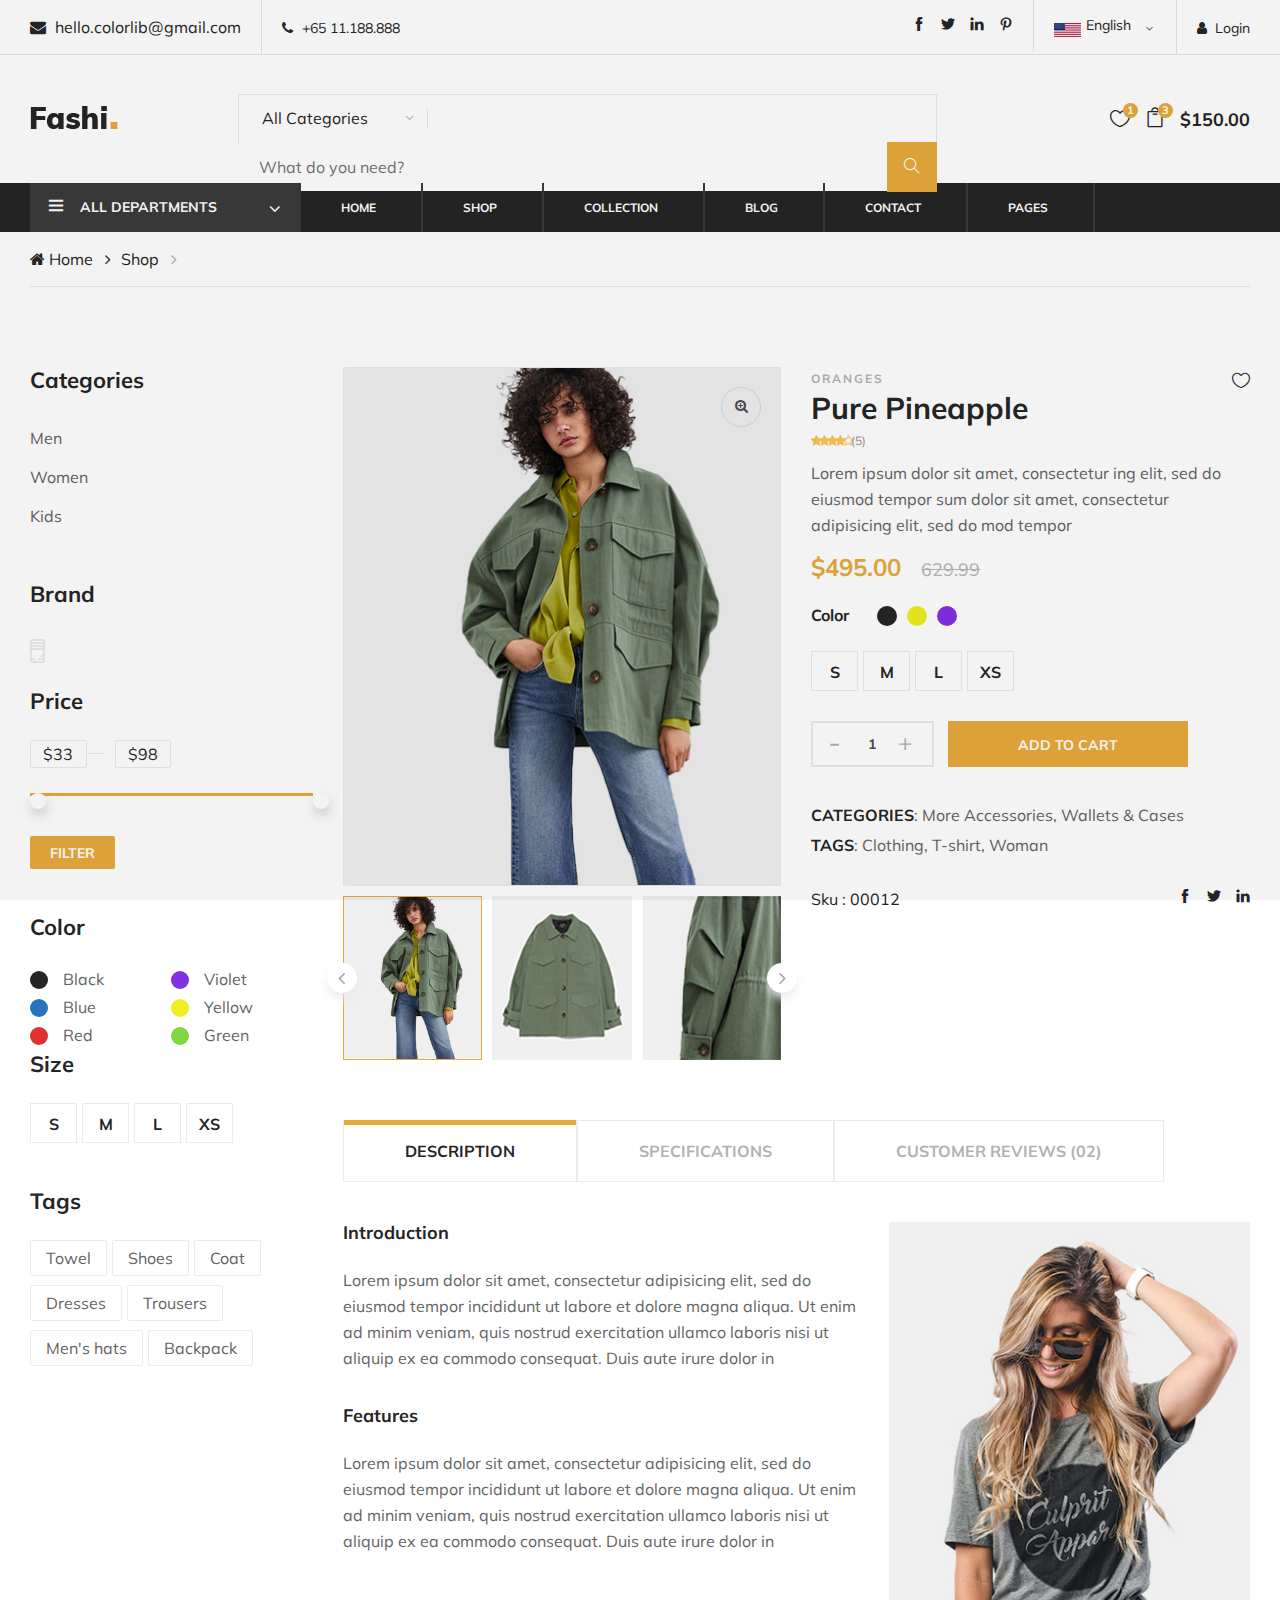
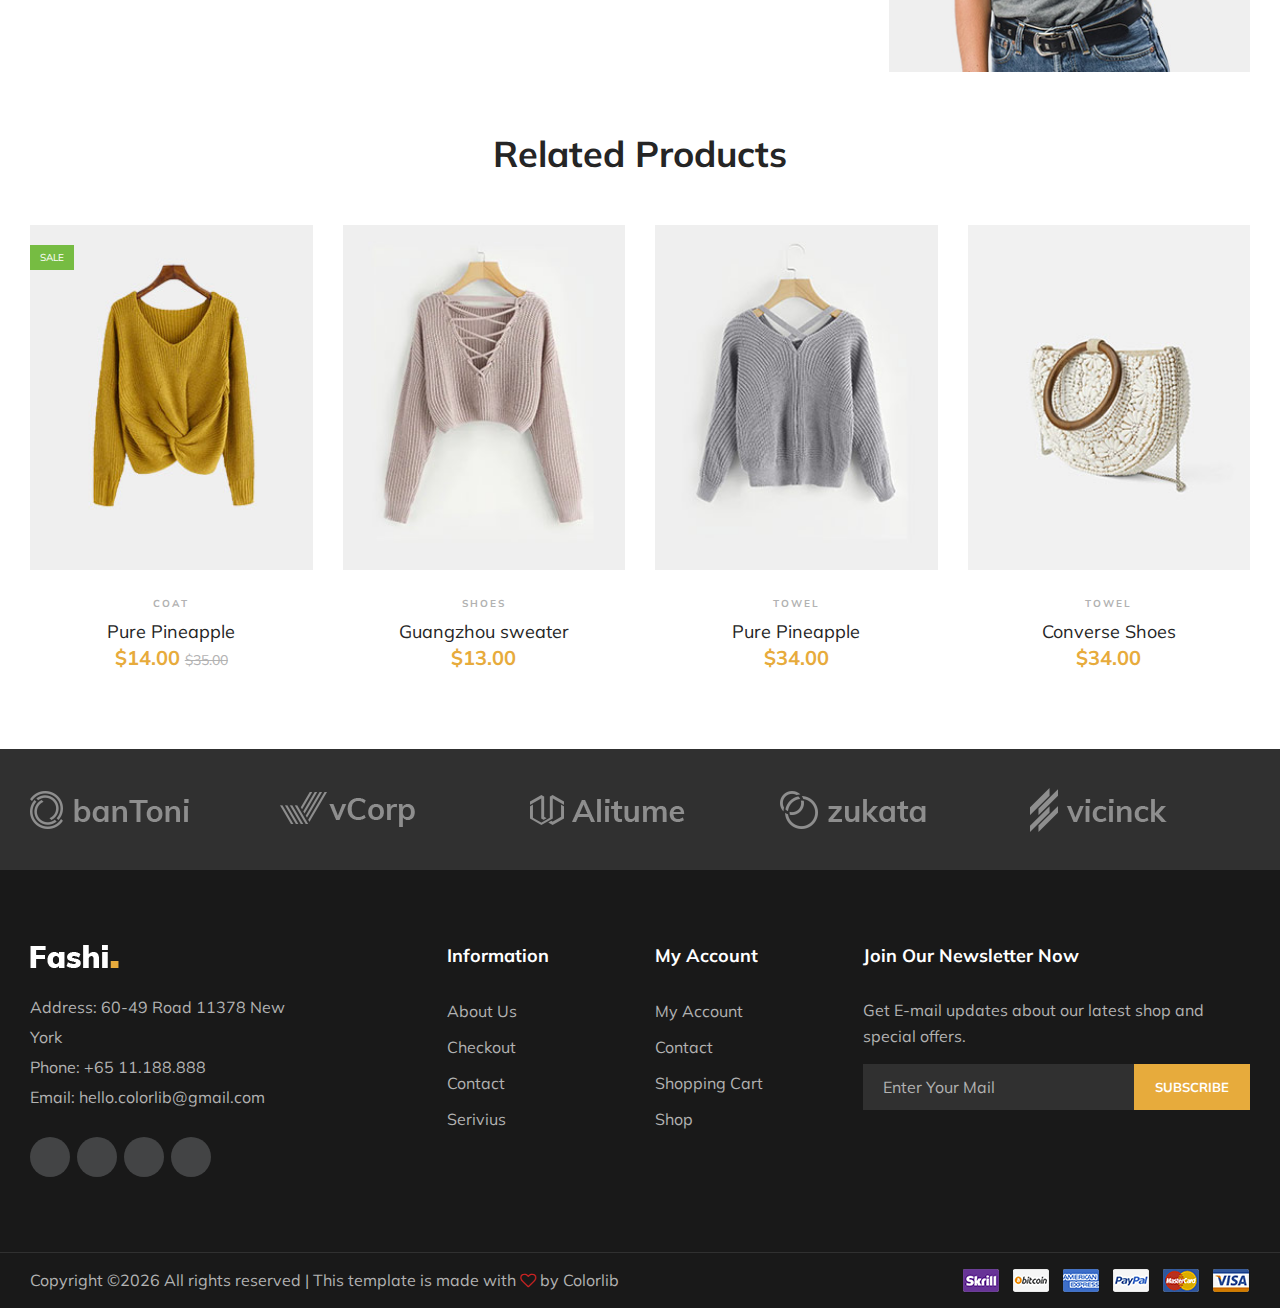
<file: FE/product.html>
<!DOCTYPE html>
<html lang="zxx">

<head>
    <meta charset="UTF-8">
    <meta name="description" content="Fashi Template">
    <meta name="keywords" content="Fashi, unica, creative, html">
    <meta name="viewport" content="width=device-width, initial-scale=1.0">
    <meta http-equiv="X-UA-Compatible" content="ie=edge">
    <title>Fashi | Template</title>

    <!-- Google Font -->
    <link href="https://fonts.googleapis.com/css?family=Muli:300,400,500,600,700,800,900&display=swap" rel="stylesheet">

    <!-- Css Styles -->
    <link rel="stylesheet" href="css/bootstrap.min.css" type="text/css">
    <link rel="stylesheet" href="css/font-awesome.min.css" type="text/css">
    <link rel="stylesheet" href="css/themify-icons.css" type="text/css">
    <link rel="stylesheet" href="css/elegant-icons.css" type="text/css">
    <link rel="stylesheet" href="css/owl.carousel.min.css" type="text/css">
    <link rel="stylesheet" href="css/nice-select.css" type="text/css">
    <link rel="stylesheet" href="css/jquery-ui.min.css" type="text/css">
    <link rel="stylesheet" href="css/slicknav.min.css" type="text/css">
    <link rel="stylesheet" href="css/style.css" type="text/css">
</head>

<body>
    <!-- Page Preloder -->
    <div id="preloder">
        <div class="loader"></div>
    </div>

    <!-- Header Section Begin -->
    <header class="header-section">
        <div class="header-top">
            <div class="container">
                <div class="ht-left">
                    <div class="mail-service">
                        <i class=" fa fa-envelope"></i>
                        hello.colorlib@gmail.com
                    </div>
                    <div class="phone-service">
                        <i class=" fa fa-phone"></i>
                        +65 11.188.888
                    </div>
                </div>
                <div class="ht-right">
                    <a href="#" class="login-panel"><i class="fa fa-user"></i>Login</a>
                    <div class="lan-selector">
                        <select class="language_drop" name="countries" id="countries" style="width:300px;">
                            <option value='yt' data-image="img/flag-1.jpg" data-imagecss="flag yt"
                                data-title="English">English</option>
                            <option value='yu' data-image="img/flag-2.jpg" data-imagecss="flag yu"
                                data-title="Bangladesh">German </option>
                        </select>
                    </div>
                    <div class="top-social">
                        <a href="#"><i class="ti-facebook"></i></a>
                        <a href="#"><i class="ti-twitter-alt"></i></a>
                        <a href="#"><i class="ti-linkedin"></i></a>
                        <a href="#"><i class="ti-pinterest"></i></a>
                    </div>
                </div>
            </div>
        </div>
        <div class="container">
            <div class="inner-header">
                <div class="row">
                    <div class="col-lg-2 col-md-2">
                        <div class="logo">
                            <a href="./index.html">
                                <img src="img/logo.png" alt="">
                            </a>
                        </div>
                    </div>
                    <div class="col-lg-7 col-md-7">
                        <div class="advanced-search">
                            <button type="button" class="category-btn">All Categories</button>
                            <form action="#" class="input-group">
                                <input type="text" placeholder="What do you need?">
                                <button type="button"><i class="ti-search"></i></button>
                            </form>
                        </div>
                    </div>
                    <div class="col-lg-3 text-right col-md-3">
                        <ul class="nav-right">
                            <li class="heart-icon"><a href="#">
                                    <i class="icon_heart_alt"></i>
                                    <span>1</span>
                                </a>
                            </li>
                            <li class="cart-icon"><a href="#">
                                    <i class="icon_bag_alt"></i>
                                    <span>3</span>
                                </a>
                                <div class="cart-hover">
                                    <div class="select-items">
                                        <table>
                                            <tbody>
                                                <tr>
                                                    <td class="si-pic"><img src="img/select-product-1.jpg" alt=""></td>
                                                    <td class="si-text">
                                                        <div class="product-selected">
                                                            <p>$60.00 x 1</p>
                                                            <h6>Kabino Bedside Table</h6>
                                                        </div>
                                                    </td>
                                                    <td class="si-close">
                                                        <i class="ti-close"></i>
                                                    </td>
                                                </tr>
                                                <tr>
                                                    <td class="si-pic"><img src="img/select-product-2.jpg" alt=""></td>
                                                    <td class="si-text">
                                                        <div class="product-selected">
                                                            <p>$60.00 x 1</p>
                                                            <h6>Kabino Bedside Table</h6>
                                                        </div>
                                                    </td>
                                                    <td class="si-close">
                                                        <i class="ti-close"></i>
                                                    </td>
                                                </tr>
                                            </tbody>
                                        </table>
                                    </div>
                                    <div class="select-total">
                                        <span>total:</span>
                                        <h5>$120.00</h5>
                                    </div>
                                    <div class="select-button">
                                        <a href="#" class="primary-btn view-card">VIEW CARD</a>
                                        <a href="#" class="primary-btn checkout-btn">CHECK OUT</a>
                                    </div>
                                </div>
                            </li>
                            <li class="cart-price">$150.00</li>
                        </ul>
                    </div>
                </div>
            </div>
        </div>
        <div class="nav-item">
            <div class="container">
                <div class="nav-depart">
                    <div class="depart-btn">
                        <i class="ti-menu"></i>
                        <span>All departments</span>
                        <ul class="depart-hover">
                            <li class="active"><a href="#">Women’s Clothing</a></li>
                            <li><a href="#">Men’s Clothing</a></li>
                            <li><a href="#">Underwear</a></li>
                            <li><a href="#">Kid's Clothing</a></li>
                            <li><a href="#">Brand Fashion</a></li>
                            <li><a href="#">Accessories/Shoes</a></li>
                            <li><a href="#">Luxury Brands</a></li>
                            <li><a href="#">Brand Outdoor Apparel</a></li>
                        </ul>
                    </div>
                </div>
                <nav class="nav-menu mobile-menu">
                    <ul>
                        <li><a href="./index.html">Home</a></li>
                        <li><a href="./shop.html">Shop</a></li>
                        <li><a href="#">Collection</a>
                            <ul class="dropdown">
                                <li><a href="#">Men's</a></li>
                                <li><a href="#">Women's</a></li>
                                <li><a href="#">Kid's</a></li>
                            </ul>
                        </li>
                        <li><a href="./blog.html">Blog</a></li>
                        <li><a href="./contact.html">Contact</a></li>
                        <li><a href="#">Pages</a>
                            <ul class="dropdown">
                                <li><a href="./blog-details.html">Blog Details</a></li>
                                <li><a href="./shopping-cart.html">Shopping Cart</a></li>
                                <li><a href="./check-out.html">Checkout</a></li>
                                <li><a href="./faq.html">Faq</a></li>
                                <li><a href="./register.html">Register</a></li>
                                <li><a href="./login.html">Login</a></li>
                            </ul>
                        </li>
                    </ul>
                </nav>
                <div id="mobile-menu-wrap"></div>
            </div>
        </div>
    </header>
    <!-- Header End -->

    <!-- Breadcrumb Section Begin -->
    <div class="breacrumb-section">
        <div class="container">
            <div class="row">
                <div class="col-lg-12">
                    <div class="breadcrumb-text product-more">
                        <a href="./home.html"><i class="fa fa-home"></i> Home</a>
                        <a href="./shop.html">Shop</a>
                        <span>Detail</span>
                    </div>
                </div>
            </div>
        </div>
    </div>
    <!-- Breadcrumb Section Begin -->

    <!-- Product Shop Section Begin -->
    <section class="product-shop spad page-details">
        <div class="container">
            <div class="row">
                <div class="col-lg-3">
                    <div class="filter-widget">
                        <h4 class="fw-title">Categories</h4>
                        <ul class="filter-catagories">
                            <li><a href="#">Men</a></li>
                            <li><a href="#">Women</a></li>
                            <li><a href="#">Kids</a></li>
                        </ul>
                    </div>
                    <div class="filter-widget">
                        <h4 class="fw-title">Brand</h4>
                        <div class="fw-brand-check">
                            <div class="bc-item">
                                <label for="bc-calvin">
                                    Calvin Klein
                                    <input type="checkbox" id="bc-calvin">
                                    <span class="checkmark"></span>
                                </label>
                            </div>
                            <div class="bc-item">
                                <label for="bc-diesel">
                                    Diesel
                                    <input type="checkbox" id="bc-diesel">
                                    <span class="checkmark"></span>
                                </label>
                            </div>
                            <div class="bc-item">
                                <label for="bc-polo">
                                    Polo
                                    <input type="checkbox" id="bc-polo">
                                    <span class="checkmark"></span>
                                </label>
                            </div>
                            <div class="bc-item">
                                <label for="bc-tommy">
                                    Tommy Hilfiger
                                    <input type="checkbox" id="bc-tommy">
                                    <span class="checkmark"></span>
                                </label>
                            </div>
                        </div>
                    </div>
                    <div class="filter-widget">
                        <h4 class="fw-title">Price</h4>
                        <div class="filter-range-wrap">
                            <div class="range-slider">
                                <div class="price-input">
                                    <input type="text" id="minamount">
                                    <input type="text" id="maxamount">
                                </div>
                            </div>
                            <div class="price-range ui-slider ui-corner-all ui-slider-horizontal ui-widget ui-widget-content"
                                data-min="33" data-max="98">
                                <div class="ui-slider-range ui-corner-all ui-widget-header"></div>
                                <span tabindex="0" class="ui-slider-handle ui-corner-all ui-state-default"></span>
                                <span tabindex="0" class="ui-slider-handle ui-corner-all ui-state-default"></span>
                            </div>
                        </div>
                        <a href="#" class="filter-btn">Filter</a>
                    </div>
                    <div class="filter-widget">
                        <h4 class="fw-title">Color</h4>
                        <div class="fw-color-choose">
                            <div class="cs-item">
                                <input type="radio" id="cs-black">
                                <label class="cs-black" for="cs-black">Black</label>
                            </div>
                            <div class="cs-item">
                                <input type="radio" id="cs-violet">
                                <label class="cs-violet" for="cs-violet">Violet</label>
                            </div>
                            <div class="cs-item">
                                <input type="radio" id="cs-blue">
                                <label class="cs-blue" for="cs-blue">Blue</label>
                            </div>
                            <div class="cs-item">
                                <input type="radio" id="cs-yellow">
                                <label class="cs-yellow" for="cs-yellow">Yellow</label>
                            </div>
                            <div class="cs-item">
                                <input type="radio" id="cs-red">
                                <label class="cs-red" for="cs-red">Red</label>
                            </div>
                            <div class="cs-item">
                                <input type="radio" id="cs-green">
                                <label class="cs-green" for="cs-green">Green</label>
                            </div>
                        </div>
                    </div>
                    <div class="filter-widget">
                        <h4 class="fw-title">Size</h4>
                        <div class="fw-size-choose">
                            <div class="sc-item">
                                <input type="radio" id="s-size">
                                <label for="s-size">s</label>
                            </div>
                            <div class="sc-item">
                                <input type="radio" id="m-size">
                                <label for="m-size">m</label>
                            </div>
                            <div class="sc-item">
                                <input type="radio" id="l-size">
                                <label for="l-size">l</label>
                            </div>
                            <div class="sc-item">
                                <input type="radio" id="xs-size">
                                <label for="xs-size">xs</label>
                            </div>
                        </div>
                    </div>
                    <div class="filter-widget">
                        <h4 class="fw-title">Tags</h4>
                        <div class="fw-tags">
                            <a href="#">Towel</a>
                            <a href="#">Shoes</a>
                            <a href="#">Coat</a>
                            <a href="#">Dresses</a>
                            <a href="#">Trousers</a>
                            <a href="#">Men's hats</a>
                            <a href="#">Backpack</a>
                        </div>
                    </div>
                </div>
                <div class="col-lg-9">
                    <div class="row">
                        <div class="col-lg-6">
                            <div class="product-pic-zoom">
                                <img class="product-big-img" src="img/product-single/product-1.jpg" alt="">
                                <div class="zoom-icon">
                                    <i class="fa fa-search-plus"></i>
                                </div>
                            </div>
                            <div class="product-thumbs">
                                <div class="product-thumbs-track ps-slider owl-carousel">
                                    <div class="pt active" data-imgbigurl="img/product-single/product-1.jpg"><img
                                            src="img/product-single/product-1.jpg" alt=""></div>
                                    <div class="pt" data-imgbigurl="img/product-single/product-2.jpg"><img
                                            src="img/product-single/product-2.jpg" alt=""></div>
                                    <div class="pt" data-imgbigurl="img/product-single/product-3.jpg"><img
                                            src="img/product-single/product-3.jpg" alt=""></div>
                                    <div class="pt" data-imgbigurl="img/product-single/product-3.jpg"><img
                                            src="img/product-single/product-3.jpg" alt=""></div>
                                </div>
                            </div>
                        </div>
                        <div class="col-lg-6">
                            <div class="product-details">
                                <div class="pd-title">
                                    <span>oranges</span>
                                    <h3>Pure Pineapple</h3>
                                    <a href="#" class="heart-icon"><i class="icon_heart_alt"></i></a>
                                </div>
                                <div class="pd-rating">
                                    <i class="fa fa-star"></i>
                                    <i class="fa fa-star"></i>
                                    <i class="fa fa-star"></i>
                                    <i class="fa fa-star"></i>
                                    <i class="fa fa-star-o"></i>
                                    <span>(5)</span>
                                </div>
                                <div class="pd-desc">
                                    <p>Lorem ipsum dolor sit amet, consectetur ing elit, sed do eiusmod tempor sum dolor
                                        sit amet, consectetur adipisicing elit, sed do mod tempor</p>
                                    <h4>$495.00 <span>629.99</span></h4>
                                </div>
                                <div class="pd-color">
                                    <h6>Color</h6>
                                    <div class="pd-color-choose">
                                        <div class="cc-item">
                                            <input type="radio" id="cc-black">
                                            <label for="cc-black"></label>
                                        </div>
                                        <div class="cc-item">
                                            <input type="radio" id="cc-yellow">
                                            <label for="cc-yellow" class="cc-yellow"></label>
                                        </div>
                                        <div class="cc-item">
                                            <input type="radio" id="cc-violet">
                                            <label for="cc-violet" class="cc-violet"></label>
                                        </div>
                                    </div>
                                </div>
                                <div class="pd-size-choose">
                                    <div class="sc-item">
                                        <input type="radio" id="sm-size">
                                        <label for="sm-size">s</label>
                                    </div>
                                    <div class="sc-item">
                                        <input type="radio" id="md-size">
                                        <label for="md-size">m</label>
                                    </div>
                                    <div class="sc-item">
                                        <input type="radio" id="lg-size">
                                        <label for="lg-size">l</label>
                                    </div>
                                    <div class="sc-item">
                                        <input type="radio" id="xl-size">
                                        <label for="xl-size">xs</label>
                                    </div>
                                </div>
                                <div class="quantity">
                                    <div class="pro-qty">
                                        <input type="text" value="1">
                                    </div>
                                    <a href="#" class="primary-btn pd-cart">Add To Cart</a>
                                </div>
                                <ul class="pd-tags">
                                    <li><span>CATEGORIES</span>: More Accessories, Wallets & Cases</li>
                                    <li><span>TAGS</span>: Clothing, T-shirt, Woman</li>
                                </ul>
                                <div class="pd-share">
                                    <div class="p-code">Sku : 00012</div>
                                    <div class="pd-social">
                                        <a href="#"><i class="ti-facebook"></i></a>
                                        <a href="#"><i class="ti-twitter-alt"></i></a>
                                        <a href="#"><i class="ti-linkedin"></i></a>
                                    </div>
                                </div>
                            </div>
                        </div>
                    </div>
                    <div class="product-tab">
                        <div class="tab-item">
                            <ul class="nav" role="tablist">
                                <li>
                                    <a class="active" data-toggle="tab" href="#tab-1" role="tab">DESCRIPTION</a>
                                </li>
                                <li>
                                    <a data-toggle="tab" href="#tab-2" role="tab">SPECIFICATIONS</a>
                                </li>
                                <li>
                                    <a data-toggle="tab" href="#tab-3" role="tab">Customer Reviews (02)</a>
                                </li>
                            </ul>
                        </div>
                        <div class="tab-item-content">
                            <div class="tab-content">
                                <div class="tab-pane fade-in active" id="tab-1" role="tabpanel">
                                    <div class="product-content">
                                        <div class="row">
                                            <div class="col-lg-7">
                                                <h5>Introduction</h5>
                                                <p>Lorem ipsum dolor sit amet, consectetur adipisicing elit, sed do
                                                    eiusmod tempor incididunt ut labore et dolore magna aliqua. Ut enim
                                                    ad minim veniam, quis nostrud exercitation ullamco laboris nisi ut
                                                    aliquip ex ea commodo consequat. Duis aute irure dolor in </p>
                                                <h5>Features</h5>
                                                <p>Lorem ipsum dolor sit amet, consectetur adipisicing elit, sed do
                                                    eiusmod tempor incididunt ut labore et dolore magna aliqua. Ut enim
                                                    ad minim veniam, quis nostrud exercitation ullamco laboris nisi ut
                                                    aliquip ex ea commodo consequat. Duis aute irure dolor in </p>
                                            </div>
                                            <div class="col-lg-5">
                                                <img src="img/product-single/tab-desc.jpg" alt="">
                                            </div>
                                        </div>
                                    </div>
                                </div>
                                <div class="tab-pane fade" id="tab-2" role="tabpanel">
                                    <div class="specification-table">
                                        <table>
                                            <tr>
                                                <td class="p-catagory">Customer Rating</td>
                                                <td>
                                                    <div class="pd-rating">
                                                        <i class="fa fa-star"></i>
                                                        <i class="fa fa-star"></i>
                                                        <i class="fa fa-star"></i>
                                                        <i class="fa fa-star"></i>
                                                        <i class="fa fa-star-o"></i>
                                                        <span>(5)</span>
                                                    </div>
                                                </td>
                                            </tr>
                                            <tr>
                                                <td class="p-catagory">Price</td>
                                                <td>
                                                    <div class="p-price">$495.00</div>
                                                </td>
                                            </tr>
                                            <tr>
                                                <td class="p-catagory">Add To Cart</td>
                                                <td>
                                                    <div class="cart-add">+ add to cart</div>
                                                </td>
                                            </tr>
                                            <tr>
                                                <td class="p-catagory">Availability</td>
                                                <td>
                                                    <div class="p-stock">22 in stock</div>
                                                </td>
                                            </tr>
                                            <tr>
                                                <td class="p-catagory">Weight</td>
                                                <td>
                                                    <div class="p-weight">1,3kg</div>
                                                </td>
                                            </tr>
                                            <tr>
                                                <td class="p-catagory">Size</td>
                                                <td>
                                                    <div class="p-size">Xxl</div>
                                                </td>
                                            </tr>
                                            <tr>
                                                <td class="p-catagory">Color</td>
                                                <td><span class="cs-color"></span></td>
                                            </tr>
                                            <tr>
                                                <td class="p-catagory">Sku</td>
                                                <td>
                                                    <div class="p-code">00012</div>
                                                </td>
                                            </tr>
                                        </table>
                                    </div>
                                </div>
                                <div class="tab-pane fade" id="tab-3" role="tabpanel">
                                    <div class="customer-review-option">
                                        <h4>2 Comments</h4>
                                        <div class="comment-option">
                                            <div class="co-item">
                                                <div class="avatar-pic">
                                                    <img src="img/product-single/avatar-1.png" alt="">
                                                </div>
                                                <div class="avatar-text">
                                                    <div class="at-rating">
                                                        <i class="fa fa-star"></i>
                                                        <i class="fa fa-star"></i>
                                                        <i class="fa fa-star"></i>
                                                        <i class="fa fa-star"></i>
                                                        <i class="fa fa-star-o"></i>
                                                    </div>
                                                    <h5>Brandon Kelley <span>27 Aug 2019</span></h5>
                                                    <div class="at-reply">Nice !</div>
                                                </div>
                                            </div>
                                            <div class="co-item">
                                                <div class="avatar-pic">
                                                    <img src="img/product-single/avatar-2.png" alt="">
                                                </div>
                                                <div class="avatar-text">
                                                    <div class="at-rating">
                                                        <i class="fa fa-star"></i>
                                                        <i class="fa fa-star"></i>
                                                        <i class="fa fa-star"></i>
                                                        <i class="fa fa-star"></i>
                                                        <i class="fa fa-star-o"></i>
                                                    </div>
                                                    <h5>Roy Banks <span>27 Aug 2019</span></h5>
                                                    <div class="at-reply">Nice !</div>
                                                </div>
                                            </div>
                                        </div>
                                        <div class="personal-rating">
                                            <h6>Your Ratind</h6>
                                            <div class="rating">
                                                <i class="fa fa-star"></i>
                                                <i class="fa fa-star"></i>
                                                <i class="fa fa-star"></i>
                                                <i class="fa fa-star"></i>
                                                <i class="fa fa-star-o"></i>
                                            </div>
                                        </div>
                                        <div class="leave-comment">
                                            <h4>Leave A Comment</h4>
                                            <form action="#" class="comment-form">
                                                <div class="row">
                                                    <div class="col-lg-6">
                                                        <input type="text" placeholder="Name">
                                                    </div>
                                                    <div class="col-lg-6">
                                                        <input type="text" placeholder="Email">
                                                    </div>
                                                    <div class="col-lg-12">
                                                        <textarea placeholder="Messages"></textarea>
                                                        <button type="submit" class="site-btn">Send message</button>
                                                    </div>
                                                </div>
                                            </form>
                                        </div>
                                    </div>
                                </div>
                            </div>
                        </div>
                    </div>
                </div>
            </div>
        </div>
    </section>
    <!-- Product Shop Section End -->

    <!-- Related Products Section End -->
    <div class="related-products spad">
        <div class="container">
            <div class="row">
                <div class="col-lg-12">
                    <div class="section-title">
                        <h2>Related Products</h2>
                    </div>
                </div>
            </div>
            <div class="row">
                <div class="col-lg-3 col-sm-6">
                    <div class="product-item">
                        <div class="pi-pic">
                            <img src="img/products/women-1.jpg" alt="">
                            <div class="sale">Sale</div>
                            <div class="icon">
                                <i class="icon_heart_alt"></i>
                            </div>
                            <ul>
                                <li class="w-icon active"><a href="#"><i class="icon_bag_alt"></i></a></li>
                                <li class="quick-view"><a href="#">+ Quick View</a></li>
                                <li class="w-icon"><a href="#"><i class="fa fa-random"></i></a></li>
                            </ul>
                        </div>
                        <div class="pi-text">
                            <div class="catagory-name">Coat</div>
                            <a href="#">
                                <h5>Pure Pineapple</h5>
                            </a>
                            <div class="product-price">
                                $14.00
                                <span>$35.00</span>
                            </div>
                        </div>
                    </div>
                </div>
                <div class="col-lg-3 col-sm-6">
                    <div class="product-item">
                        <div class="pi-pic">
                            <img src="img/products/women-2.jpg" alt="">
                            <div class="icon">
                                <i class="icon_heart_alt"></i>
                            </div>
                            <ul>
                                <li class="w-icon active"><a href="#"><i class="icon_bag_alt"></i></a></li>
                                <li class="quick-view"><a href="#">+ Quick View</a></li>
                                <li class="w-icon"><a href="#"><i class="fa fa-random"></i></a></li>
                            </ul>
                        </div>
                        <div class="pi-text">
                            <div class="catagory-name">Shoes</div>
                            <a href="#">
                                <h5>Guangzhou sweater</h5>
                            </a>
                            <div class="product-price">
                                $13.00
                            </div>
                        </div>
                    </div>
                </div>
                <div class="col-lg-3 col-sm-6">
                    <div class="product-item">
                        <div class="pi-pic">
                            <img src="img/products/women-3.jpg" alt="">
                            <div class="icon">
                                <i class="icon_heart_alt"></i>
                            </div>
                            <ul>
                                <li class="w-icon active"><a href="#"><i class="icon_bag_alt"></i></a></li>
                                <li class="quick-view"><a href="#">+ Quick View</a></li>
                                <li class="w-icon"><a href="#"><i class="fa fa-random"></i></a></li>
                            </ul>
                        </div>
                        <div class="pi-text">
                            <div class="catagory-name">Towel</div>
                            <a href="#">
                                <h5>Pure Pineapple</h5>
                            </a>
                            <div class="product-price">
                                $34.00
                            </div>
                        </div>
                    </div>
                </div>
                <div class="col-lg-3 col-sm-6">
                    <div class="product-item">
                        <div class="pi-pic">
                            <img src="img/products/women-4.jpg" alt="">
                            <div class="icon">
                                <i class="icon_heart_alt"></i>
                            </div>
                            <ul>
                                <li class="w-icon active"><a href="#"><i class="icon_bag_alt"></i></a></li>
                                <li class="quick-view"><a href="#">+ Quick View</a></li>
                                <li class="w-icon"><a href="#"><i class="fa fa-random"></i></a></li>
                            </ul>
                        </div>
                        <div class="pi-text">
                            <div class="catagory-name">Towel</div>
                            <a href="#">
                                <h5>Converse Shoes</h5>
                            </a>
                            <div class="product-price">
                                $34.00
                            </div>
                        </div>
                    </div>
                </div>
            </div>
        </div>
    </div>
    <!-- Related Products Section End -->

    <!-- Partner Logo Section Begin -->
    <div class="partner-logo">
        <div class="container">
            <div class="logo-carousel owl-carousel">
                <div class="logo-item">
                    <div class="tablecell-inner">
                        <img src="img/logo-carousel/logo-1.png" alt="">
                    </div>
                </div>
                <div class="logo-item">
                    <div class="tablecell-inner">
                        <img src="img/logo-carousel/logo-2.png" alt="">
                    </div>
                </div>
                <div class="logo-item">
                    <div class="tablecell-inner">
                        <img src="img/logo-carousel/logo-3.png" alt="">
                    </div>
                </div>
                <div class="logo-item">
                    <div class="tablecell-inner">
                        <img src="img/logo-carousel/logo-4.png" alt="">
                    </div>
                </div>
                <div class="logo-item">
                    <div class="tablecell-inner">
                        <img src="img/logo-carousel/logo-5.png" alt="">
                    </div>
                </div>
            </div>
        </div>
    </div>
    <!-- Partner Logo Section End -->

    <!-- Footer Section Begin -->
    <footer class="footer-section">
        <div class="container">
            <div class="row">
                <div class="col-lg-3">
                    <div class="footer-left">
                        <div class="footer-logo">
                            <a href="#"><img src="img/footer-logo.png" alt=""></a>
                        </div>
                        <ul>
                            <li>Address: 60-49 Road 11378 New York</li>
                            <li>Phone: +65 11.188.888</li>
                            <li>Email: hello.colorlib@gmail.com</li>
                        </ul>
                        <div class="footer-social">
                            <a href="#"><i class="fa fa-facebook"></i></a>
                            <a href="#"><i class="fa fa-instagram"></i></a>
                            <a href="#"><i class="fa fa-twitter"></i></a>
                            <a href="#"><i class="fa fa-pinterest"></i></a>
                        </div>
                    </div>
                </div>
                <div class="col-lg-2 offset-lg-1">
                    <div class="footer-widget">
                        <h5>Information</h5>
                        <ul>
                            <li><a href="#">About Us</a></li>
                            <li><a href="#">Checkout</a></li>
                            <li><a href="#">Contact</a></li>
                            <li><a href="#">Serivius</a></li>
                        </ul>
                    </div>
                </div>
                <div class="col-lg-2">
                    <div class="footer-widget">
                        <h5>My Account</h5>
                        <ul>
                            <li><a href="#">My Account</a></li>
                            <li><a href="#">Contact</a></li>
                            <li><a href="#">Shopping Cart</a></li>
                            <li><a href="#">Shop</a></li>
                        </ul>
                    </div>
                </div>
                <div class="col-lg-4">
                    <div class="newslatter-item">
                        <h5>Join Our Newsletter Now</h5>
                        <p>Get E-mail updates about our latest shop and special offers.</p>
                        <form action="#" class="subscribe-form">
                            <input type="text" placeholder="Enter Your Mail">
                            <button type="button">Subscribe</button>
                        </form>
                    </div>
                </div>
            </div>
        </div>
        <div class="copyright-reserved">
            <div class="container">
                <div class="row">
                    <div class="col-lg-12">
                        <div class="copyright-text">
                            <!-- Link back to Colorlib can't be removed. Template is licensed under CC BY 3.0. -->
Copyright &copy;<script>document.write(new Date().getFullYear());</script> All rights reserved | This template is made with <i class="fa fa-heart-o" aria-hidden="true"></i> by <a href="https://colorlib.com" target="_blank">Colorlib</a>
<!-- Link back to Colorlib can't be removed. Template is licensed under CC BY 3.0. -->
                        </div>
                        <div class="payment-pic">
                            <img src="img/payment-method.png" alt="">
                        </div>
                    </div>
                </div>
            </div>
        </div>
    </footer>
    <!-- Footer Section End -->

    <!-- Js Plugins -->
    <script src="js/jquery-3.3.1.min.js"></script>
    <script src="js/bootstrap.min.js"></script>
    <script src="js/jquery-ui.min.js"></script>
    <script src="js/jquery.countdown.min.js"></script>
    <script src="js/jquery.nice-select.min.js"></script>
    <script src="js/jquery.zoom.min.js"></script>
    <script src="js/jquery.dd.min.js"></script>
    <script src="js/jquery.slicknav.js"></script>
    <script src="js/owl.carousel.min.js"></script>
    <script src="js/main.js"></script>
</body>

</html>
</file>
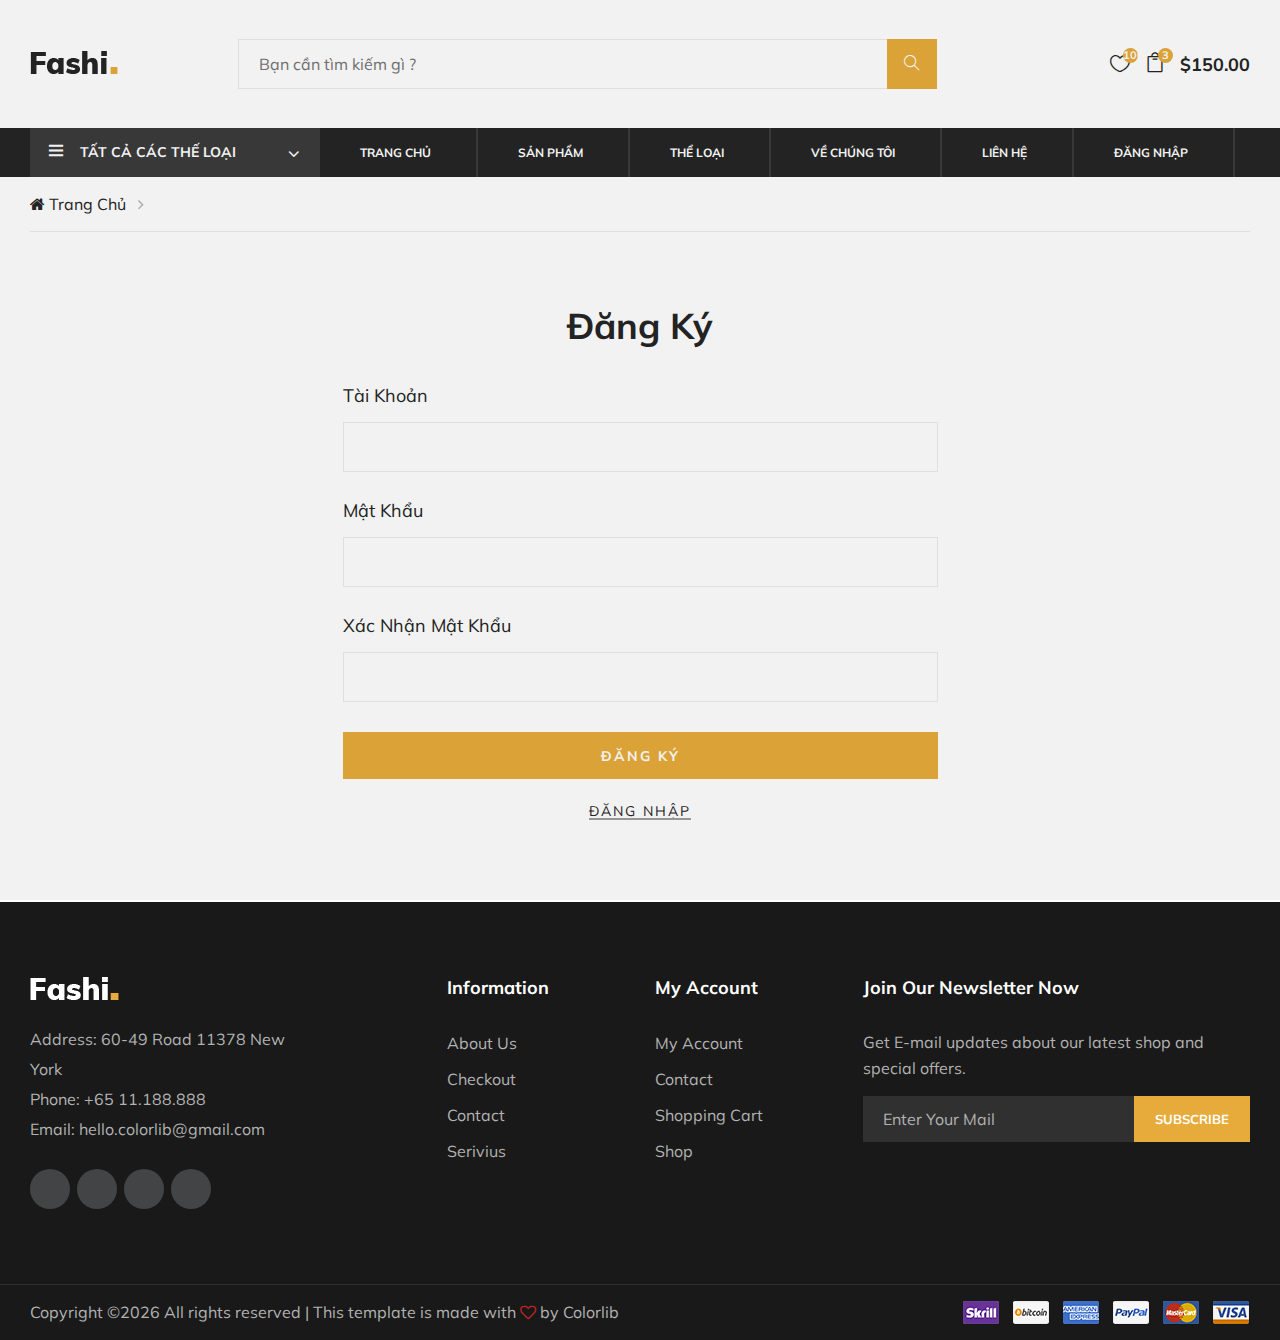
<file: FE/register.html>
<!DOCTYPE html>
<html lang="zxx">

<head>
    <meta charset="UTF-8">
    <meta name="description" content="Fashi Template">
    <meta name="keywords" content="Fashi, unica, creative, html">
    <meta name="viewport" content="width=device-width, initial-scale=1.0">
    <meta http-equiv="X-UA-Compatible" content="ie=edge">
    <title>Đăng ký</title>

    <!-- Google Font -->
    <link href="https://fonts.googleapis.com/css?family=Muli:300,400,500,600,700,800,900&display=swap" rel="stylesheet">

    <!-- Css Styles -->
    <link rel="stylesheet" href="css/bootstrap.min.css" type="text/css">
    <link rel="stylesheet" href="css/font-awesome.min.css" type="text/css">
    <link rel="stylesheet" href="css/themify-icons.css" type="text/css">
    <link rel="stylesheet" href="css/elegant-icons.css" type="text/css">
    <link rel="stylesheet" href="css/owl.carousel.min.css" type="text/css">
    <link rel="stylesheet" href="css/nice-select.css" type="text/css">
    <link rel="stylesheet" href="css/jquery-ui.min.css" type="text/css">
    <link rel="stylesheet" href="css/slicknav.min.css" type="text/css">
    <link rel="stylesheet" href="css/style.css" type="text/css">
</head>

<body>
    <!-- Page Preloder -->
    <div id="preloder">
        <div class="loader"></div>
    </div>

    <!-- Header Section Begin -->
     <header class="header-section">
        <div class="container">
            <div class="inner-header">
                <div class="row">
                    <div class="col-lg-2 col-md-2">
                        <div class="logo">
                            <a href="./index.html">
                                <img src="img/logo.png" alt="">
                            </a>
                        </div>
                    </div>
                    <div class="col-lg-7 col-md-4">
                        <div class="advanced-search">
                           <!--  <button type="button" class="category-btn">All Categories</button> -->
                            <div class="input-group">
                                <input type="text" placeholder="Bạn cần tìm kiếm gì ?">
                                <button type="button"><i class="ti-search"></i></button>
                            </div>
                        </div>
                    </div>
                    <div class="col-lg-3 text-right col-md-3">
                        <ul class="nav-right">
                            <li class="heart-icon">
                                <a href="#">
                                    <i class="icon_heart_alt"></i>
                                    <span>100</span>
                                </a>
                            </li>
                            <li class="cart-icon">
                                <a href="#">
                                    <i class="icon_bag_alt"></i>
                                    <span>3</span>
                                </a>
                                <div class="cart-hover">
                                    <div class="select-items">
                                        <table>
                                            <tbody>
                                                <tr>
                                                    <td class="si-pic"><img src="img/select-product-1.jpg" alt=""></td>
                                                    <td class="si-text">
                                                        <div class="product-selected">
                                                            <p>$60.00 x 1</p>
                                                            <h6>Kabino Bedside Table</h6>
                                                        </div>
                                                    </td>
                                                    <td class="si-close">
                                                        <i class="ti-close"></i>
                                                    </td>
                                                </tr>
                                                <tr>
                                                    <td class="si-pic"><img src="img/select-product-2.jpg" alt=""></td>
                                                    <td class="si-text">
                                                        <div class="product-selected">
                                                            <p>$60.00 x 1</p>
                                                            <h6>Kabino Bedside Table</h6>
                                                        </div>
                                                    </td>
                                                    <td class="si-close">
                                                        <i class="ti-close"></i>
                                                    </td>
                                                </tr>
                                            </tbody>
                                        </table>
                                    </div>
                                    <div class="select-total">
                                        <span>total:</span>
                                        <h5>$120.00</h5>
                                    </div>
                                    <div class="select-button">
                                        <a href="#" class="primary-btn view-card">VIEW CARD</a>
                                        <a href="#" class="primary-btn checkout-btn">CHECK OUT</a>
                                    </div>
                                </div>
                            </li>
                            <li class="cart-price">$150.00</li>
                        </ul>
                    </div>
                </div>
            </div>
        </div>
        <div class="nav-item">
            <div class="container">
                <div class="nav-depart">
                    <div class="depart-btn">
                        <i class="ti-menu"></i>
                        <span>Tất cả các thế loại</span>
                        <ul class="depart-hover">
                            <li class="active"><a href="#">Thời trang cho phụ nữ</a></li>
                            <li><a href="#">Thời trang cho giới trẻ</a></li>
                            <li><a href="#">THời trang cho trẻ em</a></li>
                            
                        </ul>
                    </div>
                </div>
                <nav class="nav-menu mobile-menu">
                    <ul>
                        <li ><a href="./index.html">Trang Chủ</a></li>
                        <li><a href="./shop.html">Sản Phẩm</a></li>
                        <li><a href="#">Thể Loại</a>
                            <ul class="dropdown">
                                <li><a href="#">Phụ nữ</a></li>
                                <li><a href="#">Giới trẻ</a></li>
                                <li><a href="#">Trẻ em</a></li>
                            </ul>
                        </li>
                        <li><a href="./blog.html">Về Chúng Tôi</a></li>
                        <li><a href="./contact.html">Liên Hệ</a></li>
                        <li><a href="./login.html" class="login-panel">Đăng Nhập</a></li>
                    </ul>
                </nav>
                <div id="mobile-menu-wrap"></div>
            </div>
        </div>
    </header>
    <!-- Header End -->

    <!-- Breadcrumb Section Begin -->
    <div class="breacrumb-section">
        <div class="container">
            <div class="row">
                <div class="col-lg-12">
                    <div class="breadcrumb-text">
                        <a href="index.html"><i class="fa fa-home"></i> Trang Chủ</a>
                        <span>Đăng Ký Tài Khoản</span>
                    </div>
                </div>
            </div>
        </div>
    </div>
    <!-- Breadcrumb Form Section Begin -->

    <!-- Register Section Begin -->
    <div class="register-login-section spad">
        <div class="container">
            <div class="row">
                <div class="col-lg-6 offset-lg-3">
                    <div class="register-form">
                        <h2>Đăng Ký</h2>
                        <form action="#">
                            <div class="group-input">
                                <label for="username">Tài Khoản</label>
                                <input type="text" id="username">
                            </div>
                            <div class="group-input">
                                <label for="pass">Mật Khẩu</label>
                                <input type="text" id="pass">
                            </div>
                            <div class="group-input">
                                <label for="con-pass">Xác Nhận Mật Khẩu</label>
                                <input type="text" id="con-pass">
                            </div>
                            <button type="submit" class="site-btn register-btn">ĐĂNG KÝ</button>
                        </form>
                        <div class="switch-login">
                            <a href="./login.html" class="or-login">ĐĂNG NHẬP</a>
                        </div>
                    </div>
                </div>
            </div>
        </div>
    </div>

    <footer class="footer-section">
        <div class="container">
            <div class="row">
                <div class="col-lg-3">
                    <div class="footer-left">
                        <div class="footer-logo">
                            <a href="#"><img src="img/footer-logo.png" alt=""></a>
                        </div>
                        <ul>
                            <li>Address: 60-49 Road 11378 New York</li>
                            <li>Phone: +65 11.188.888</li>
                            <li>Email: hello.colorlib@gmail.com</li>
                        </ul>
                        <div class="footer-social">
                            <a href="#"><i class="fa fa-facebook"></i></a>
                            <a href="#"><i class="fa fa-instagram"></i></a>
                            <a href="#"><i class="fa fa-twitter"></i></a>
                            <a href="#"><i class="fa fa-pinterest"></i></a>
                        </div>
                    </div>
                </div>
                <div class="col-lg-2 offset-lg-1">
                    <div class="footer-widget">
                        <h5>Information</h5>
                        <ul>
                            <li><a href="#">About Us</a></li>
                            <li><a href="#">Checkout</a></li>
                            <li><a href="#">Contact</a></li>
                            <li><a href="#">Serivius</a></li>
                        </ul>
                    </div>
                </div>
                <div class="col-lg-2">
                    <div class="footer-widget">
                        <h5>My Account</h5>
                        <ul>
                            <li><a href="#">My Account</a></li>
                            <li><a href="#">Contact</a></li>
                            <li><a href="#">Shopping Cart</a></li>
                            <li><a href="#">Shop</a></li>
                        </ul>
                    </div>
                </div>
                <div class="col-lg-4">
                    <div class="newslatter-item">
                        <h5>Join Our Newsletter Now</h5>
                        <p>Get E-mail updates about our latest shop and special offers.</p>
                        <form action="#" class="subscribe-form">
                            <input type="text" placeholder="Enter Your Mail">
                            <button type="button">Subscribe</button>
                        </form>
                    </div>
                </div>
            </div>
        </div>
        <div class="copyright-reserved">
            <div class="container">
                <div class="row">
                    <div class="col-lg-12">
                        <div class="copyright-text">
                            <!-- Link back to Colorlib can't be removed. Template is licensed under CC BY 3.0. -->
Copyright &copy;<script>document.write(new Date().getFullYear());</script> All rights reserved | This template is made with <i class="fa fa-heart-o" aria-hidden="true"></i> by <a href="https://colorlib.com" target="_blank">Colorlib</a>
<!-- Link back to Colorlib can't be removed. Template is licensed under CC BY 3.0. -->
                        </div>
                        <div class="payment-pic">
                            <img src="img/payment-method.png" alt="">
                        </div>
                    </div>
                </div>
            </div>
        </div>
    </footer>
    <!-- Footer Section End -->

    <!-- Js Plugins -->
    <script src="js/jquery-3.3.1.min.js"></script>
    <script src="js/bootstrap.min.js"></script>
    <script src="js/jquery-ui.min.js"></script>
    <script src="js/jquery.countdown.min.js"></script>
    <script src="js/jquery.nice-select.min.js"></script>
    <script src="js/jquery.zoom.min.js"></script>
    <script src="js/jquery.dd.min.js"></script>
    <script src="js/jquery.slicknav.js"></script>
    <script src="js/owl.carousel.min.js"></script>
    <script src="js/main.js"></script>
</body>

</html>
</file>
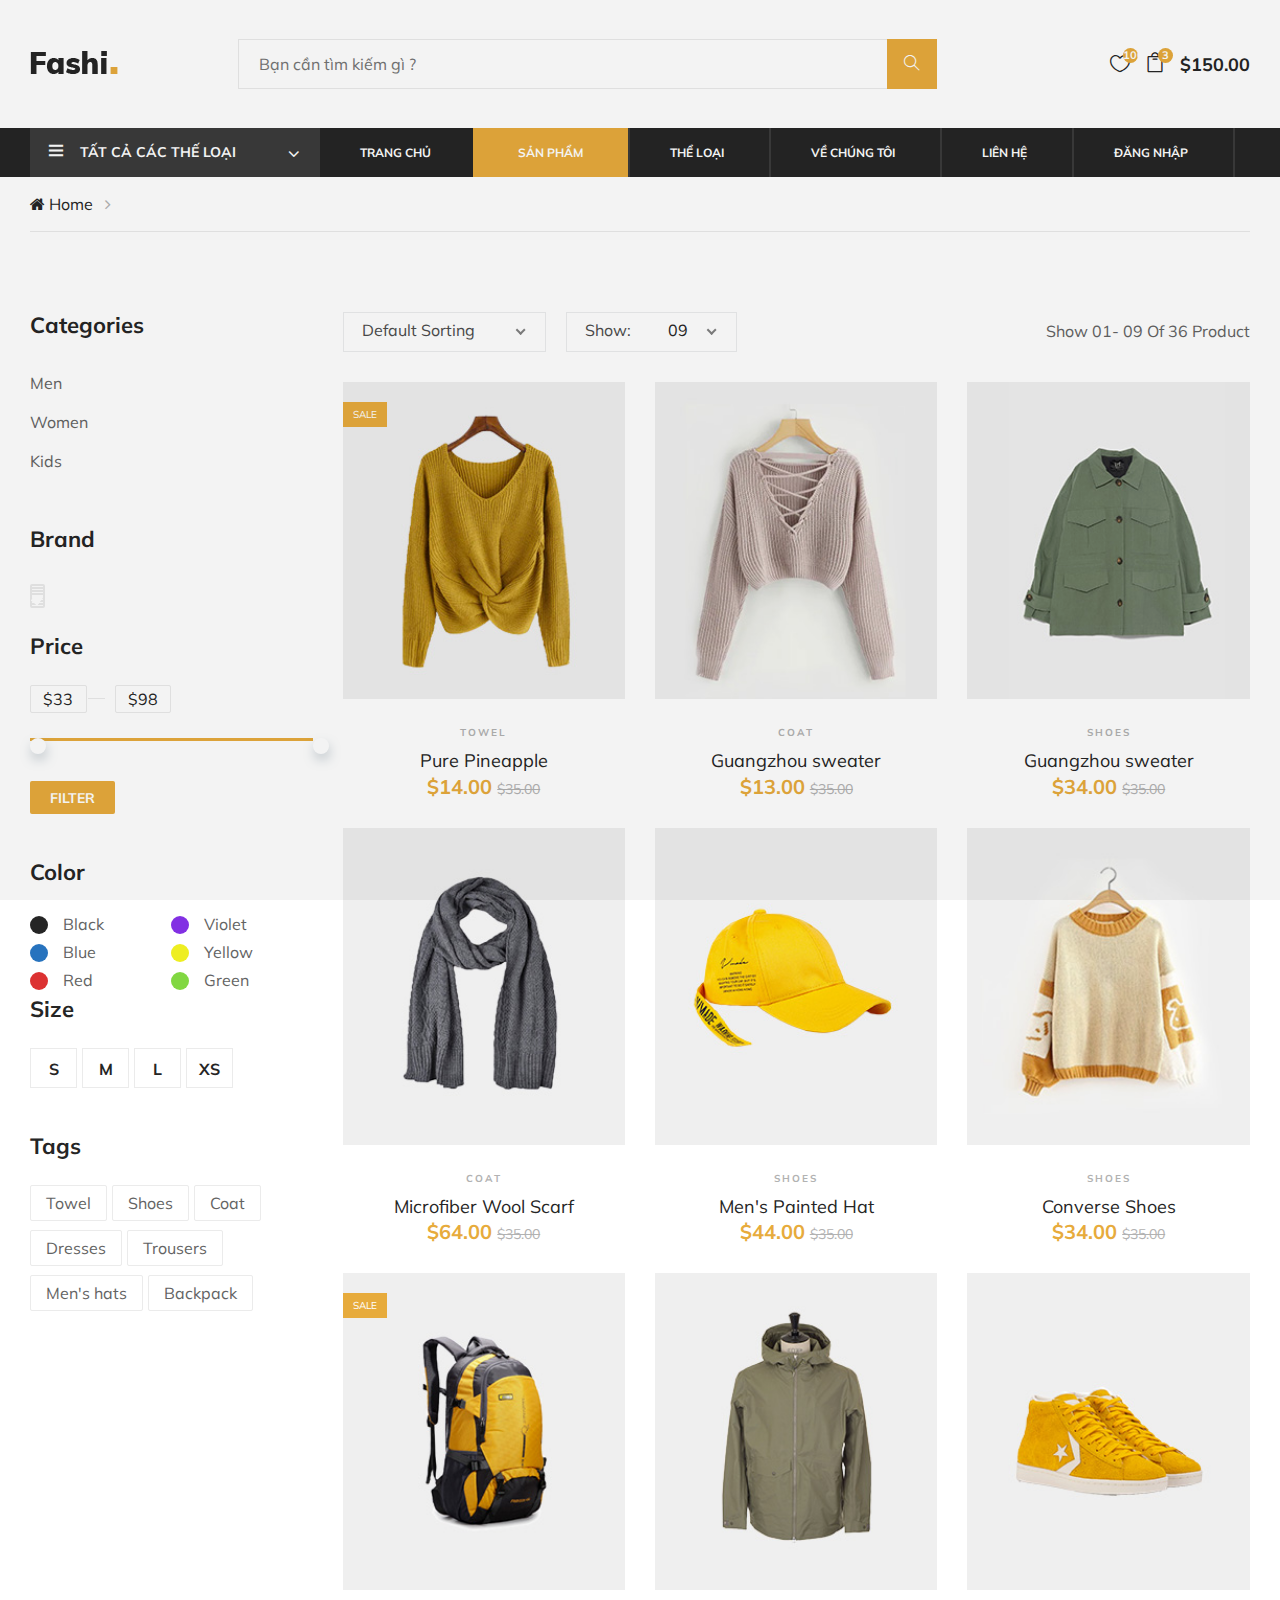
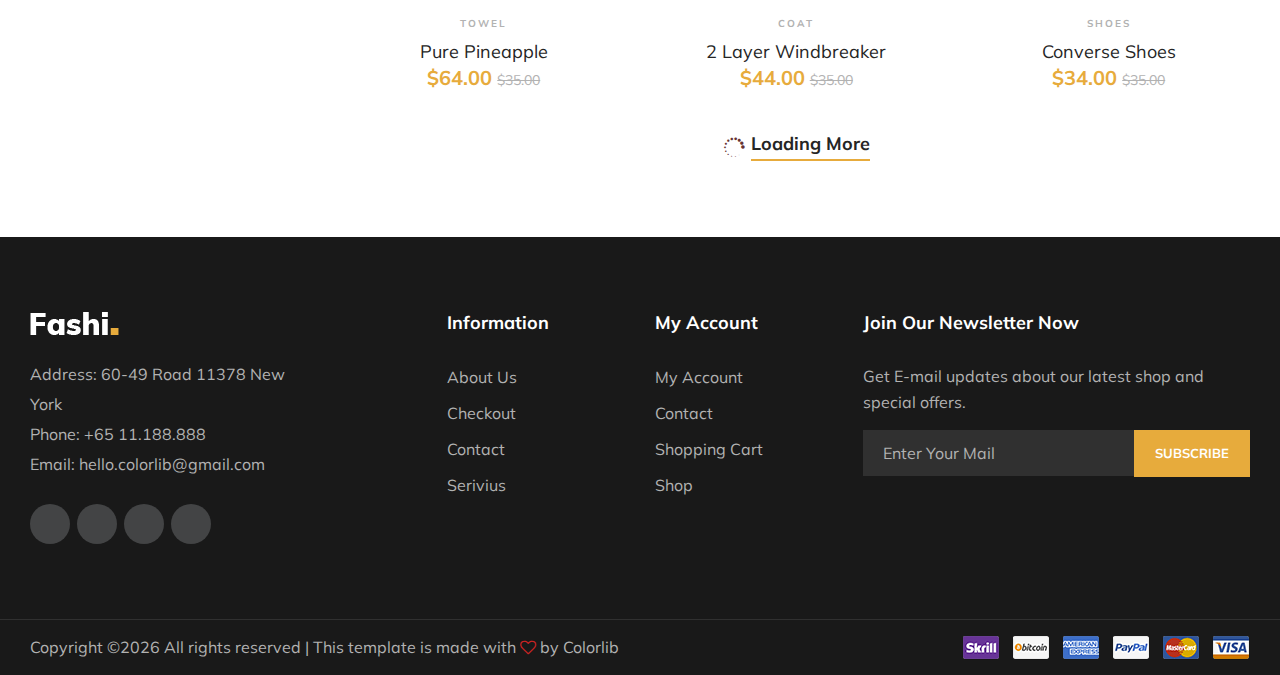
<file: FE/shop.html>
<!DOCTYPE html>
<html lang="zxx">

<head>
    <meta charset="UTF-8">
    <meta name="description" content="Fashi Template">
    <meta name="keywords" content="Fashi, unica, creative, html">
    <meta name="viewport" content="width=device-width, initial-scale=1.0">
    <meta http-equiv="X-UA-Compatible" content="ie=edge">
    <title>Sản Phẩm</title>

    <!-- Google Font -->
    <link href="https://fonts.googleapis.com/css?family=Muli:300,400,500,600,700,800,900&display=swap" rel="stylesheet">

    <!-- Css Styles -->
    <link rel="stylesheet" href="css/bootstrap.min.css" type="text/css">
    <link rel="stylesheet" href="css/font-awesome.min.css" type="text/css">
    <link rel="stylesheet" href="css/themify-icons.css" type="text/css">
    <link rel="stylesheet" href="css/elegant-icons.css" type="text/css">
    <link rel="stylesheet" href="css/owl.carousel.min.css" type="text/css">
    <link rel="stylesheet" href="css/nice-select.css" type="text/css">
    <link rel="stylesheet" href="css/jquery-ui.min.css" type="text/css">
    <link rel="stylesheet" href="css/slicknav.min.css" type="text/css">
    <link rel="stylesheet" href="css/style.css" type="text/css">
</head>

<body>
    <!-- Page Preloder -->
    <div id="preloder">
        <div class="loader"></div>
    </div>

    <!-- Header Section Begin -->
     <header class="header-section">
        <div class="container">
            <div class="inner-header">
                <div class="row">
                    <div class="col-lg-2 col-md-2">
                        <div class="logo">
                            <a href="./index.html">
                                <img src="img/logo.png" alt="">
                            </a>
                        </div>
                    </div>
                    <div class="col-lg-7 col-md-4">
                        <div class="advanced-search">
                           <!--  <button type="button" class="category-btn">All Categories</button> -->
                            <div class="input-group">
                                <input type="text" placeholder="Bạn cần tìm kiếm gì ?">
                                <button type="button"><i class="ti-search"></i></button>
                            </div>
                        </div>
                    </div>
                    <div class="col-lg-3 text-right col-md-3">
                        <ul class="nav-right">
                            <li class="heart-icon">
                                <a href="#">
                                    <i class="icon_heart_alt"></i>
                                    <span>100</span>
                                </a>
                            </li>
                            <li class="cart-icon">
                                <a href="#">
                                    <i class="icon_bag_alt"></i>
                                    <span>3</span>
                                </a>
                                <div class="cart-hover">
                                    <div class="select-items">
                                        <table>
                                            <tbody>
                                                <tr>
                                                    <td class="si-pic"><img src="img/select-product-1.jpg" alt=""></td>
                                                    <td class="si-text">
                                                        <div class="product-selected">
                                                            <p>$60.00 x 1</p>
                                                            <h6>Kabino Bedside Table</h6>
                                                        </div>
                                                    </td>
                                                    <td class="si-close">
                                                        <i class="ti-close"></i>
                                                    </td>
                                                </tr>
                                                <tr>
                                                    <td class="si-pic"><img src="img/select-product-2.jpg" alt=""></td>
                                                    <td class="si-text">
                                                        <div class="product-selected">
                                                            <p>$60.00 x 1</p>
                                                            <h6>Kabino Bedside Table</h6>
                                                        </div>
                                                    </td>
                                                    <td class="si-close">
                                                        <i class="ti-close"></i>
                                                    </td>
                                                </tr>
                                            </tbody>
                                        </table>
                                    </div>
                                    <div class="select-total">
                                        <span>total:</span>
                                        <h5>$120.00</h5>
                                    </div>
                                    <div class="select-button">
                                        <a href="#" class="primary-btn view-card">VIEW CARD</a>
                                        <a href="#" class="primary-btn checkout-btn">CHECK OUT</a>
                                    </div>
                                </div>
                            </li>
                            <li class="cart-price">$150.00</li>
                        </ul>
                    </div>
                </div>
            </div>
        </div>
        <div class="nav-item">
            <div class="container">
                <div class="nav-depart">
                    <div class="depart-btn">
                        <i class="ti-menu"></i>
                        <span>Tất cả các thế loại</span>
                        <ul class="depart-hover">
                            <li class="active"><a href="#">Thời trang cho phụ nữ</a></li>
                            <li><a href="#">Thời trang cho giới trẻ</a></li>
                            <li><a href="#">THời trang cho trẻ em</a></li>
                            
                        </ul>
                    </div>
                </div>
                <nav class="nav-menu mobile-menu">
                    <ul>
                        <li><a href="./index.html">Trang Chủ</a></li>
                        <li class="active"><a href="./shop.html">Sản Phẩm</a></li>
                        <li><a href="#">Thể Loại</a>
                            <ul class="dropdown">
                                <li><a href="#">Phụ nữ</a></li>
                                <li><a href="#">Giới trẻ</a></li>
                                <li><a href="#">Trẻ em</a></li>
                            </ul>
                        </li>
                        <li><a href="./blog.html">Về Chúng Tôi</a></li>
                        <li><a href="./contact.html">Liên Hệ</a></li>
                        <li><a href="./login.html" class="login-panel">Đăng Nhập</a></li>
                    </ul>
                </nav>
                <div id="mobile-menu-wrap"></div>
            </div>
        </div>
    </header>
    <!-- Header End -->

    <!-- Breadcrumb Section Begin -->
    <div class="breacrumb-section">
        <div class="container">
            <div class="row">
                <div class="col-lg-12">
                    <div class="breadcrumb-text">
                        <a href="#"><i class="fa fa-home"></i> Home</a>
                        <span>Shop</span>
                    </div>
                </div>
            </div>
        </div>
    </div>
    <!-- Breadcrumb Section Begin -->

    <!-- Product Shop Section Begin -->
    <section class="product-shop spad">
        <div class="container">
            <div class="row">
                <div class="col-lg-3 col-md-6 col-sm-8 order-2 order-lg-1 produts-sidebar-filter">
                    <div class="filter-widget">
                        <h4 class="fw-title">Categories</h4>
                        <ul class="filter-catagories">
                            <li><a href="#">Men</a></li>
                            <li><a href="#">Women</a></li>
                            <li><a href="#">Kids</a></li>
                        </ul>
                    </div>
                    <div class="filter-widget">
                        <h4 class="fw-title">Brand</h4>
                        <div class="fw-brand-check">
                            <div class="bc-item">
                                <label for="bc-calvin">
                                    Calvin Klein
                                    <input type="checkbox" id="bc-calvin">
                                    <span class="checkmark"></span>
                                </label>
                            </div>
                            <div class="bc-item">
                                <label for="bc-diesel">
                                    Diesel
                                    <input type="checkbox" id="bc-diesel">
                                    <span class="checkmark"></span>
                                </label>
                            </div>
                            <div class="bc-item">
                                <label for="bc-polo">
                                    Polo
                                    <input type="checkbox" id="bc-polo">
                                    <span class="checkmark"></span>
                                </label>
                            </div>
                            <div class="bc-item">
                                <label for="bc-tommy">
                                    Tommy Hilfiger
                                    <input type="checkbox" id="bc-tommy">
                                    <span class="checkmark"></span>
                                </label>
                            </div>
                        </div>
                    </div>
                    <div class="filter-widget">
                        <h4 class="fw-title">Price</h4>
                        <div class="filter-range-wrap">
                            <div class="range-slider">
                                <div class="price-input">
                                    <input type="text" id="minamount">
                                    <input type="text" id="maxamount">
                                </div>
                            </div>
                            <div class="price-range ui-slider ui-corner-all ui-slider-horizontal ui-widget ui-widget-content"
                                data-min="33" data-max="98">
                                <div class="ui-slider-range ui-corner-all ui-widget-header"></div>
                                <span tabindex="0" class="ui-slider-handle ui-corner-all ui-state-default"></span>
                                <span tabindex="0" class="ui-slider-handle ui-corner-all ui-state-default"></span>
                            </div>
                        </div>
                        <a href="#" class="filter-btn">Filter</a>
                    </div>
                    <div class="filter-widget">
                        <h4 class="fw-title">Color</h4>
                        <div class="fw-color-choose">
                            <div class="cs-item">
                                <input type="radio" id="cs-black">
                                <label class="cs-black" for="cs-black">Black</label>
                            </div>
                            <div class="cs-item">
                                <input type="radio" id="cs-violet">
                                <label class="cs-violet" for="cs-violet">Violet</label>
                            </div>
                            <div class="cs-item">
                                <input type="radio" id="cs-blue">
                                <label class="cs-blue" for="cs-blue">Blue</label>
                            </div>
                            <div class="cs-item">
                                <input type="radio" id="cs-yellow">
                                <label class="cs-yellow" for="cs-yellow">Yellow</label>
                            </div>
                            <div class="cs-item">
                                <input type="radio" id="cs-red">
                                <label class="cs-red" for="cs-red">Red</label>
                            </div>
                            <div class="cs-item">
                                <input type="radio" id="cs-green">
                                <label class="cs-green" for="cs-green">Green</label>
                            </div>
                        </div>
                    </div>
                    <div class="filter-widget">
                        <h4 class="fw-title">Size</h4>
                        <div class="fw-size-choose">
                            <div class="sc-item">
                                <input type="radio" id="s-size">
                                <label for="s-size">s</label>
                            </div>
                            <div class="sc-item">
                                <input type="radio" id="m-size">
                                <label for="m-size">m</label>
                            </div>
                            <div class="sc-item">
                                <input type="radio" id="l-size">
                                <label for="l-size">l</label>
                            </div>
                            <div class="sc-item">
                                <input type="radio" id="xs-size">
                                <label for="xs-size">xs</label>
                            </div>
                        </div>
                    </div>
                    <div class="filter-widget">
                        <h4 class="fw-title">Tags</h4>
                        <div class="fw-tags">
                            <a href="#">Towel</a>
                            <a href="#">Shoes</a>
                            <a href="#">Coat</a>
                            <a href="#">Dresses</a>
                            <a href="#">Trousers</a>
                            <a href="#">Men's hats</a>
                            <a href="#">Backpack</a>
                        </div>
                    </div>
                </div>
                <div class="col-lg-9 order-1 order-lg-2">
                    <div class="product-show-option">
                        <div class="row">
                            <div class="col-lg-7 col-md-7">
                                <div class="select-option">
                                    <select class="sorting">
                                        <option value="">Default Sorting</option>
                                    </select>
                                    <select class="p-show">
                                        <option value="">Show:</option>
                                    </select>
                                </div>
                            </div>
                            <div class="col-lg-5 col-md-5 text-right">
                                <p>Show 01- 09 Of 36 Product</p>
                            </div>
                        </div>
                    </div>
                    <div class="product-list">
                        <div class="row">
                            <div class="col-lg-4 col-sm-6">
                                <div class="product-item">
                                    <div class="pi-pic">
                                        <img src="img/products/product-1.jpg" alt="">
                                        <div class="sale pp-sale">Sale</div>
                                        <div class="icon">
                                            <i class="icon_heart_alt"></i>
                                        </div>
                                        <ul>
                                            <li class="w-icon active"><a href="#"><i class="icon_bag_alt"></i></a></li>
                                            <li class="quick-view"><a href="#">+ Quick View</a></li>
                                            <li class="w-icon"><a href="#"><i class="fa fa-random"></i></a></li>
                                        </ul>
                                    </div>
                                    <div class="pi-text">
                                        <div class="catagory-name">Towel</div>
                                        <a href="#">
                                            <h5>Pure Pineapple</h5>
                                        </a>
                                        <div class="product-price">
                                            $14.00
                                            <span>$35.00</span>
                                        </div>
                                    </div>
                                </div>
                            </div>
                            <div class="col-lg-4 col-sm-6">
                                <div class="product-item">
                                    <div class="pi-pic">
                                        <img src="img/products/product-2.jpg" alt="">
                                        <div class="icon">
                                            <i class="icon_heart_alt"></i>
                                        </div>
                                        <ul>
                                            <li class="w-icon active"><a href="#"><i class="icon_bag_alt"></i></a></li>
                                            <li class="quick-view"><a href="#">+ Quick View</a></li>
                                            <li class="w-icon"><a href="#"><i class="fa fa-random"></i></a></li>
                                        </ul>
                                    </div>
                                    <div class="pi-text">
                                        <div class="catagory-name">Coat</div>
                                        <a href="#">
                                            <h5>Guangzhou sweater</h5>
                                        </a>
                                        <div class="product-price">
                                            $13.00
                                            <span>$35.00</span>
                                        </div>
                                    </div>
                                </div>
                            </div>
                            <div class="col-lg-4 col-sm-6">
                                <div class="product-item">
                                    <div class="pi-pic">
                                        <img src="img/products/product-3.jpg" alt="">
                                        <div class="icon">
                                            <i class="icon_heart_alt"></i>
                                        </div>
                                        <ul>
                                            <li class="w-icon active"><a href="#"><i class="icon_bag_alt"></i></a></li>
                                            <li class="quick-view"><a href="#">+ Quick View</a></li>
                                            <li class="w-icon"><a href="#"><i class="fa fa-random"></i></a></li>
                                        </ul>
                                    </div>
                                    <div class="pi-text">
                                        <div class="catagory-name">Shoes</div>
                                        <a href="#">
                                            <h5>Guangzhou sweater</h5>
                                        </a>
                                        <div class="product-price">
                                            $34.00
                                            <span>$35.00</span>
                                        </div>
                                    </div>
                                </div>
                            </div>
                            <div class="col-lg-4 col-sm-6">
                                <div class="product-item">
                                    <div class="pi-pic">
                                        <img src="img/products/product-4.jpg" alt="">
                                        <div class="icon">
                                            <i class="icon_heart_alt"></i>
                                        </div>
                                        <ul>
                                            <li class="w-icon active"><a href="#"><i class="icon_bag_alt"></i></a></li>
                                            <li class="quick-view"><a href="#">+ Quick View</a></li>
                                            <li class="w-icon"><a href="#"><i class="fa fa-random"></i></a></li>
                                        </ul>
                                    </div>
                                    <div class="pi-text">
                                        <div class="catagory-name">Coat</div>
                                        <a href="#">
                                            <h5>Microfiber Wool Scarf</h5>
                                        </a>
                                        <div class="product-price">
                                            $64.00
                                            <span>$35.00</span>
                                        </div>
                                    </div>
                                </div>
                            </div>
                            <div class="col-lg-4 col-sm-6">
                                <div class="product-item">
                                    <div class="pi-pic">
                                        <img src="img/products/product-5.jpg" alt="">
                                        <div class="icon">
                                            <i class="icon_heart_alt"></i>
                                        </div>
                                        <ul>
                                            <li class="w-icon active"><a href="#"><i class="icon_bag_alt"></i></a></li>
                                            <li class="quick-view"><a href="#">+ Quick View</a></li>
                                            <li class="w-icon"><a href="#"><i class="fa fa-random"></i></a></li>
                                        </ul>
                                    </div>
                                    <div class="pi-text">
                                        <div class="catagory-name">Shoes</div>
                                        <a href="#">
                                            <h5>Men's Painted Hat</h5>
                                        </a>
                                        <div class="product-price">
                                            $44.00
                                            <span>$35.00</span>
                                        </div>
                                    </div>
                                </div>
                            </div>
                            <div class="col-lg-4 col-sm-6">
                                <div class="product-item">
                                    <div class="pi-pic">
                                        <img src="img/products/product-6.jpg" alt="">
                                        <div class="icon">
                                            <i class="icon_heart_alt"></i>
                                        </div>
                                        <ul>
                                            <li class="w-icon active"><a href="#"><i class="icon_bag_alt"></i></a></li>
                                            <li class="quick-view"><a href="#">+ Quick View</a></li>
                                            <li class="w-icon"><a href="#"><i class="fa fa-random"></i></a></li>
                                        </ul>
                                    </div>
                                    <div class="pi-text">
                                        <div class="catagory-name">Shoes</div>
                                        <a href="#">
                                            <h5>Converse Shoes</h5>
                                        </a>
                                        <div class="product-price">
                                            $34.00
                                            <span>$35.00</span>
                                        </div>
                                    </div>
                                </div>
                            </div>
                            <div class="col-lg-4 col-sm-6">
                                <div class="product-item">
                                    <div class="pi-pic">
                                        <img src="img/products/product-7.jpg" alt="">
                                        <div class="sale pp-sale">Sale</div>
                                        <div class="icon">
                                            <i class="icon_heart_alt"></i>
                                        </div>
                                        <ul>
                                            <li class="w-icon active"><a href="#"><i class="icon_bag_alt"></i></a></li>
                                            <li class="quick-view"><a href="#">+ Quick View</a></li>
                                            <li class="w-icon"><a href="#"><i class="fa fa-random"></i></a></li>
                                        </ul>
                                    </div>
                                    <div class="pi-text">
                                        <div class="catagory-name">Towel</div>
                                        <a href="#">
                                            <h5>Pure Pineapple</h5>
                                        </a>
                                        <div class="product-price">
                                            $64.00
                                            <span>$35.00</span>
                                        </div>
                                    </div>
                                </div>
                            </div>
                            <div class="col-lg-4 col-sm-6">
                                <div class="product-item">
                                    <div class="pi-pic">
                                        <img src="img/products/product-8.jpg" alt="">
                                        <div class="icon">
                                            <i class="icon_heart_alt"></i>
                                        </div>
                                        <ul>
                                            <li class="w-icon active"><a href="#"><i class="icon_bag_alt"></i></a></li>
                                            <li class="quick-view"><a href="#">+ Quick View</a></li>
                                            <li class="w-icon"><a href="#"><i class="fa fa-random"></i></a></li>
                                        </ul>
                                    </div>
                                    <div class="pi-text">
                                        <div class="catagory-name">Coat</div>
                                        <a href="#">
                                            <h5>2 Layer Windbreaker</h5>
                                        </a>
                                        <div class="product-price">
                                            $44.00
                                            <span>$35.00</span>
                                        </div>
                                    </div>
                                </div>
                            </div>
                            <div class="col-lg-4 col-sm-6">
                                <div class="product-item">
                                    <div class="pi-pic">
                                        <img src="img/products/product-9.jpg" alt="">
                                        <div class="icon">
                                            <i class="icon_heart_alt"></i>
                                        </div>
                                        <ul>
                                            <li class="w-icon active"><a href="#"><i class="icon_bag_alt"></i></a></li>
                                            <li class="quick-view"><a href="#">+ Quick View</a></li>
                                            <li class="w-icon"><a href="#"><i class="fa fa-random"></i></a></li>
                                        </ul>
                                    </div>
                                    <div class="pi-text">
                                        <div class="catagory-name">Shoes</div>
                                        <a href="#">
                                            <h5>Converse Shoes</h5>
                                        </a>
                                        <div class="product-price">
                                            $34.00
                                            <span>$35.00</span>
                                        </div>
                                    </div>
                                </div>
                            </div>
                        </div>
                    </div>
                    <div class="loading-more">
                        <i class="icon_loading"></i>
                        <a href="#">
                            Loading More
                        </a>
                    </div>
                </div>
            </div>
        </div>
    </section>
    <footer class="footer-section">
        <div class="container">
            <div class="row">
                <div class="col-lg-3">
                    <div class="footer-left">
                        <div class="footer-logo">
                            <a href="#"><img src="img/footer-logo.png" alt=""></a>
                        </div>
                        <ul>
                            <li>Address: 60-49 Road 11378 New York</li>
                            <li>Phone: +65 11.188.888</li>
                            <li>Email: hello.colorlib@gmail.com</li>
                        </ul>
                        <div class="footer-social">
                            <a href="#"><i class="fa fa-facebook"></i></a>
                            <a href="#"><i class="fa fa-instagram"></i></a>
                            <a href="#"><i class="fa fa-twitter"></i></a>
                            <a href="#"><i class="fa fa-pinterest"></i></a>
                        </div>
                    </div>
                </div>
                <div class="col-lg-2 offset-lg-1">
                    <div class="footer-widget">
                        <h5>Information</h5>
                        <ul>
                            <li><a href="#">About Us</a></li>
                            <li><a href="#">Checkout</a></li>
                            <li><a href="#">Contact</a></li>
                            <li><a href="#">Serivius</a></li>
                        </ul>
                    </div>
                </div>
                <div class="col-lg-2">
                    <div class="footer-widget">
                        <h5>My Account</h5>
                        <ul>
                            <li><a href="#">My Account</a></li>
                            <li><a href="#">Contact</a></li>
                            <li><a href="#">Shopping Cart</a></li>
                            <li><a href="#">Shop</a></li>
                        </ul>
                    </div>
                </div>
                <div class="col-lg-4">
                    <div class="newslatter-item">
                        <h5>Join Our Newsletter Now</h5>
                        <p>Get E-mail updates about our latest shop and special offers.</p>
                        <form action="#" class="subscribe-form">
                            <input type="text" placeholder="Enter Your Mail">
                            <button type="button">Subscribe</button>
                        </form>
                    </div>
                </div>
            </div>
        </div>
        <div class="copyright-reserved">
            <div class="container">
                <div class="row">
                    <div class="col-lg-12">
                        <div class="copyright-text">
                            <!-- Link back to Colorlib can't be removed. Template is licensed under CC BY 3.0. -->
Copyright &copy;<script>document.write(new Date().getFullYear());</script> All rights reserved | This template is made with <i class="fa fa-heart-o" aria-hidden="true"></i> by <a href="https://colorlib.com" target="_blank">Colorlib</a>
<!-- Link back to Colorlib can't be removed. Template is licensed under CC BY 3.0. -->
                        </div>
                        <div class="payment-pic">
                            <img src="img/payment-method.png" alt="">
                        </div>
                    </div>
                </div>
            </div>
        </div>
    </footer>
    <!-- Footer Section End -->

    <!-- Js Plugins -->
    <script src="js/jquery-3.3.1.min.js"></script>
    <script src="js/bootstrap.min.js"></script>
    <script src="js/jquery-ui.min.js"></script>
    <script src="js/jquery.countdown.min.js"></script>
    <script src="js/jquery.nice-select.min.js"></script>
    <script src="js/jquery.zoom.min.js"></script>
    <script src="js/jquery.dd.min.js"></script>
    <script src="js/jquery.slicknav.js"></script>
    <script src="js/owl.carousel.min.js"></script>
    <script src="js/main.js"></script>
</body>

</html>
</file>
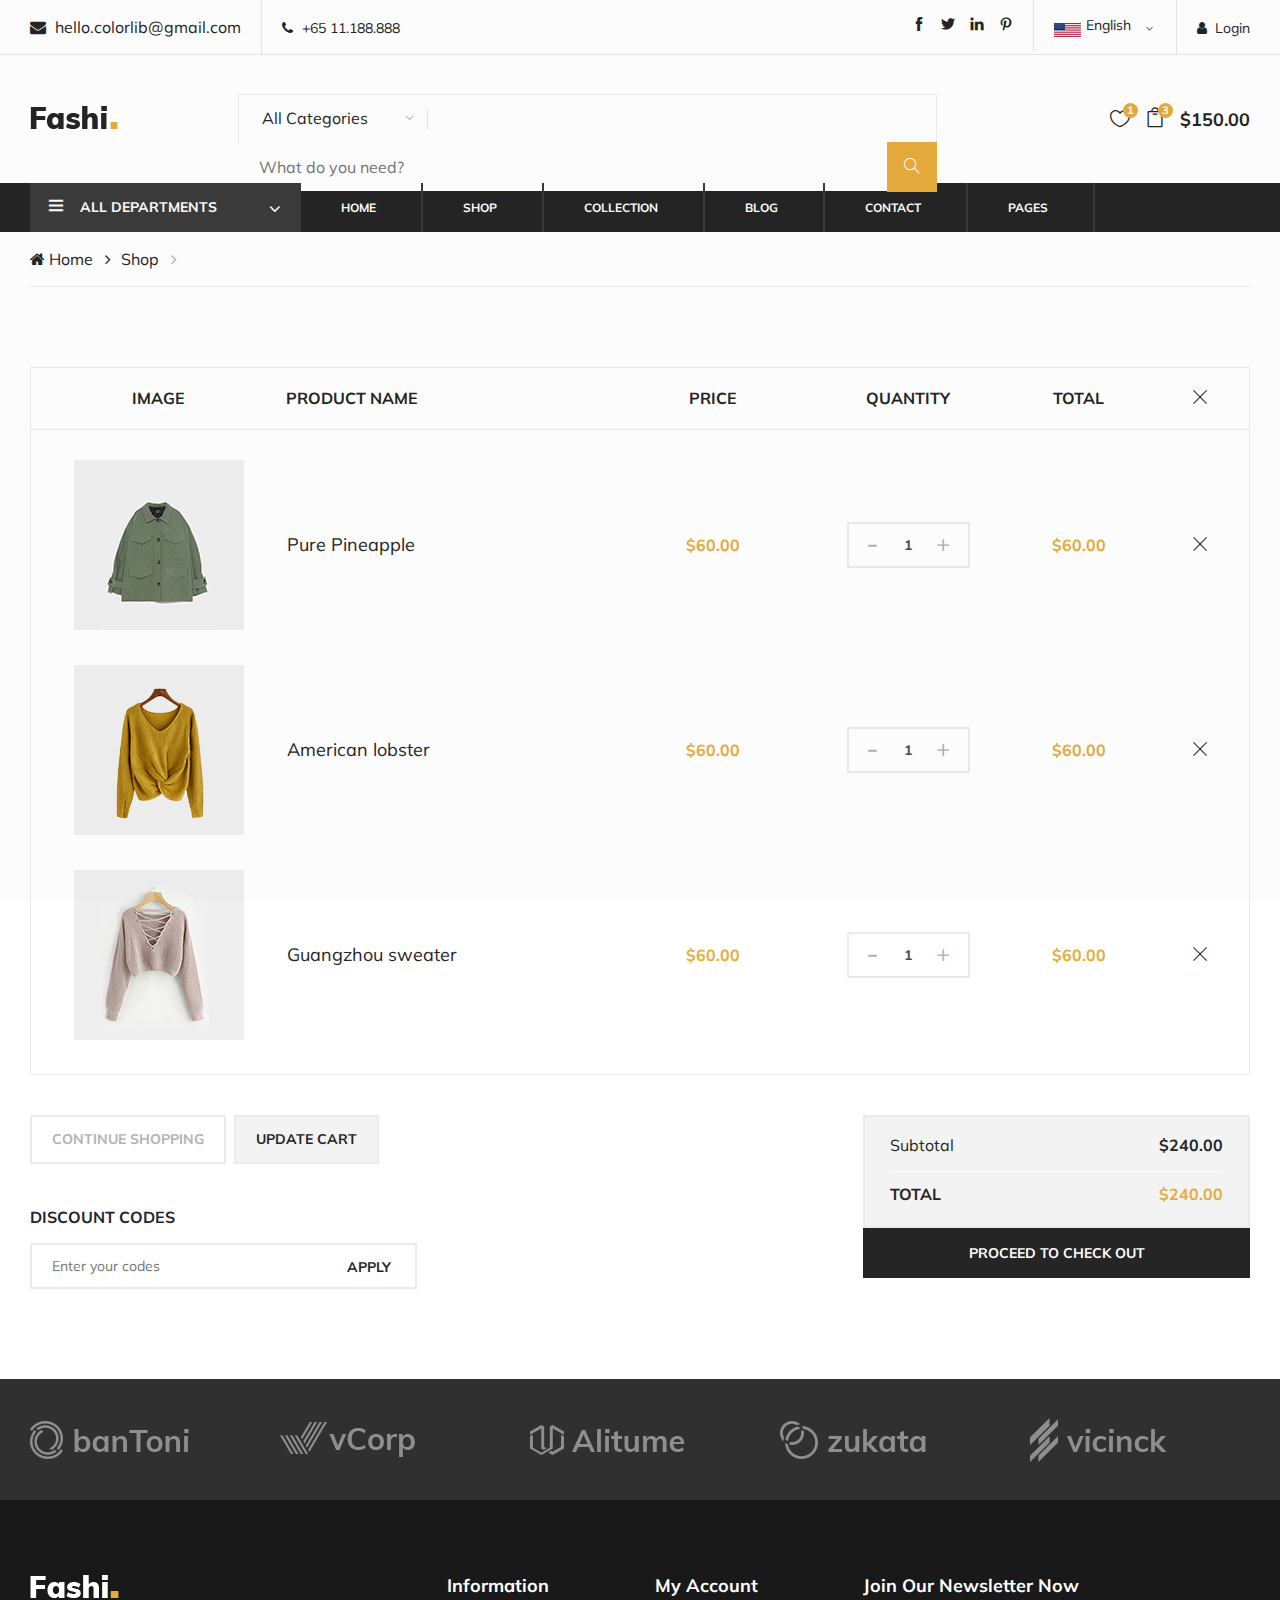
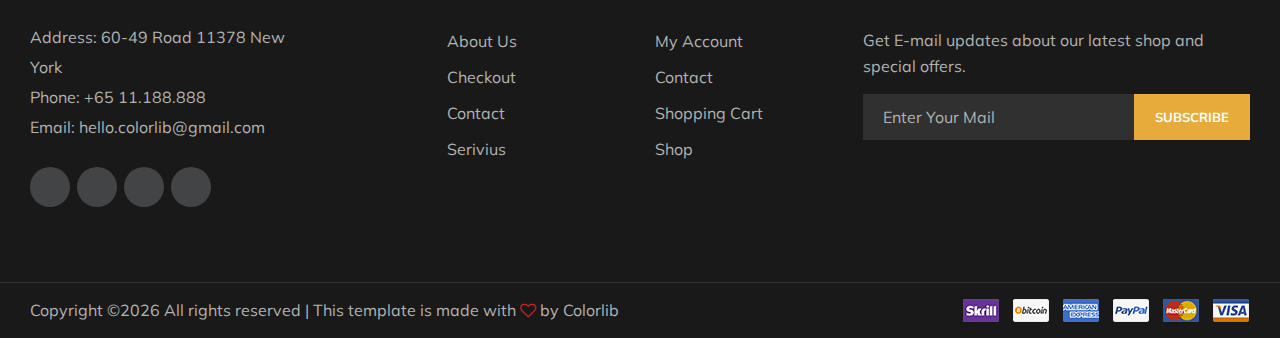
<file: FE/shopping-cart.html>
<!DOCTYPE html>
<html lang="zxx">

<head>
    <meta charset="UTF-8">
    <meta name="description" content="Fashi Template">
    <meta name="keywords" content="Fashi, unica, creative, html">
    <meta name="viewport" content="width=device-width, initial-scale=1.0">
    <meta http-equiv="X-UA-Compatible" content="ie=edge">
    <title>Fashi | Template</title>

    <!-- Google Font -->
    <link href="https://fonts.googleapis.com/css?family=Muli:300,400,500,600,700,800,900&display=swap" rel="stylesheet">

    <!-- Css Styles -->
    <link rel="stylesheet" href="css/bootstrap.min.css" type="text/css">
    <link rel="stylesheet" href="css/font-awesome.min.css" type="text/css">
    <link rel="stylesheet" href="css/themify-icons.css" type="text/css">
    <link rel="stylesheet" href="css/elegant-icons.css" type="text/css">
    <link rel="stylesheet" href="css/owl.carousel.min.css" type="text/css">
    <link rel="stylesheet" href="css/nice-select.css" type="text/css">
    <link rel="stylesheet" href="css/jquery-ui.min.css" type="text/css">
    <link rel="stylesheet" href="css/slicknav.min.css" type="text/css">
    <link rel="stylesheet" href="css/style.css" type="text/css">
</head>

<body>
    <!-- Page Preloder -->
    <div id="preloder">
        <div class="loader"></div>
    </div>

    <!-- Header Section Begin -->
    <header class="header-section">
        <div class="header-top">
            <div class="container">
                <div class="ht-left">
                    <div class="mail-service">
                        <i class=" fa fa-envelope"></i>
                        hello.colorlib@gmail.com
                    </div>
                    <div class="phone-service">
                        <i class=" fa fa-phone"></i>
                        +65 11.188.888
                    </div>
                </div>
                <div class="ht-right">
                    <a href="#" class="login-panel"><i class="fa fa-user"></i>Login</a>
                    <div class="lan-selector">
                        <select class="language_drop" name="countries" id="countries" style="width:300px;">
                            <option value='yt' data-image="img/flag-1.jpg" data-imagecss="flag yt"
                                data-title="English">English</option>
                            <option value='yu' data-image="img/flag-2.jpg" data-imagecss="flag yu"
                                data-title="Bangladesh">German </option>
                        </select>
                    </div>
                    <div class="top-social">
                        <a href="#"><i class="ti-facebook"></i></a>
                        <a href="#"><i class="ti-twitter-alt"></i></a>
                        <a href="#"><i class="ti-linkedin"></i></a>
                        <a href="#"><i class="ti-pinterest"></i></a>
                    </div>
                </div>
            </div>
        </div>
        <div class="container">
            <div class="inner-header">
                <div class="row">
                    <div class="col-lg-2 col-md-2">
                        <div class="logo">
                            <a href="./index.html">
                                <img src="img/logo.png" alt="">
                            </a>
                        </div>
                    </div>
                    <div class="col-lg-7 col-md-7">
                        <div class="advanced-search">
                            <button type="button" class="category-btn">All Categories</button>
                            <form action="#" class="input-group">
                                <input type="text" placeholder="What do you need?">
                                <button type="button"><i class="ti-search"></i></button>
                            </form>
                        </div>
                    </div>
                    <div class="col-lg-3 text-right col-md-3">
                        <ul class="nav-right">
                            <li class="heart-icon"><a href="#">
                                    <i class="icon_heart_alt"></i>
                                    <span>1</span>
                                </a>
                            </li>
                            <li class="cart-icon"><a href="#">
                                    <i class="icon_bag_alt"></i>
                                    <span>3</span>
                                </a>
                                <div class="cart-hover">
                                    <div class="select-items">
                                        <table>
                                            <tbody>
                                                <tr>
                                                    <td class="si-pic"><img src="img/select-product-1.jpg" alt=""></td>
                                                    <td class="si-text">
                                                        <div class="product-selected">
                                                            <p>$60.00 x 1</p>
                                                            <h6>Kabino Bedside Table</h6>
                                                        </div>
                                                    </td>
                                                    <td class="si-close">
                                                        <i class="ti-close"></i>
                                                    </td>
                                                </tr>
                                                <tr>
                                                    <td class="si-pic"><img src="img/select-product-2.jpg" alt=""></td>
                                                    <td class="si-text">
                                                        <div class="product-selected">
                                                            <p>$60.00 x 1</p>
                                                            <h6>Kabino Bedside Table</h6>
                                                        </div>
                                                    </td>
                                                    <td class="si-close">
                                                        <i class="ti-close"></i>
                                                    </td>
                                                </tr>
                                            </tbody>
                                        </table>
                                    </div>
                                    <div class="select-total">
                                        <span>total:</span>
                                        <h5>$120.00</h5>
                                    </div>
                                    <div class="select-button">
                                        <a href="#" class="primary-btn view-card">VIEW CARD</a>
                                        <a href="#" class="primary-btn checkout-btn">CHECK OUT</a>
                                    </div>
                                </div>
                            </li>
                            <li class="cart-price">$150.00</li>
                        </ul>
                    </div>
                </div>
            </div>
        </div>
        <div class="nav-item">
            <div class="container">
                <div class="nav-depart">
                    <div class="depart-btn">
                        <i class="ti-menu"></i>
                        <span>All departments</span>
                        <ul class="depart-hover">
                            <li class="active"><a href="#">Women’s Clothing</a></li>
                            <li><a href="#">Men’s Clothing</a></li>
                            <li><a href="#">Underwear</a></li>
                            <li><a href="#">Kid's Clothing</a></li>
                            <li><a href="#">Brand Fashion</a></li>
                            <li><a href="#">Accessories/Shoes</a></li>
                            <li><a href="#">Luxury Brands</a></li>
                            <li><a href="#">Brand Outdoor Apparel</a></li>
                        </ul>
                    </div>
                </div>
                <nav class="nav-menu mobile-menu">
                    <ul>
                        <li><a href="./index.html">Home</a></li>
                        <li><a href="./shop.html">Shop</a></li>
                        <li><a href="#">Collection</a>
                            <ul class="dropdown">
                                <li><a href="#">Men's</a></li>
                                <li><a href="#">Women's</a></li>
                                <li><a href="#">Kid's</a></li>
                            </ul>
                        </li>
                        <li><a href="./blog.html">Blog</a></li>
                        <li><a href="./contact.html">Contact</a></li>
                        <li><a href="#">Pages</a>
                            <ul class="dropdown">
                                <li><a href="./blog-details.html">Blog Details</a></li>
                                <li><a href="./shopping-cart.html">Shopping Cart</a></li>
                                <li><a href="./check-out.html">Checkout</a></li>
                                <li><a href="./faq.html">Faq</a></li>
                                <li><a href="./register.html">Register</a></li>
                                <li><a href="./login.html">Login</a></li>
                            </ul>
                        </li>
                    </ul>
                </nav>
                <div id="mobile-menu-wrap"></div>
            </div>
        </div>
    </header>
    <!-- Header End -->

    <!-- Breadcrumb Section Begin -->
    <div class="breacrumb-section">
        <div class="container">
            <div class="row">
                <div class="col-lg-12">
                    <div class="breadcrumb-text product-more">
                        <a href="./home.html"><i class="fa fa-home"></i> Home</a>
                        <a href="./shop.html">Shop</a>
                        <span>Shopping Cart</span>
                    </div>
                </div>
            </div>
        </div>
    </div>
    <!-- Breadcrumb Section Begin -->

    <!-- Shopping Cart Section Begin -->
    <section class="shopping-cart spad">
        <div class="container">
            <div class="row">
                <div class="col-lg-12">
                    <div class="cart-table">
                        <table>
                            <thead>
                                <tr>
                                    <th>Image</th>
                                    <th class="p-name">Product Name</th>
                                    <th>Price</th>
                                    <th>Quantity</th>
                                    <th>Total</th>
                                    <th><i class="ti-close"></i></th>
                                </tr>
                            </thead>
                            <tbody>
                                <tr>
                                    <td class="cart-pic first-row"><img src="img/cart-page/product-1.jpg" alt=""></td>
                                    <td class="cart-title first-row">
                                        <h5>Pure Pineapple</h5>
                                    </td>
                                    <td class="p-price first-row">$60.00</td>
                                    <td class="qua-col first-row">
                                        <div class="quantity">
                                            <div class="pro-qty">
                                                <input type="text" value="1">
                                            </div>
                                        </div>
                                    </td>
                                    <td class="total-price first-row">$60.00</td>
                                    <td class="close-td first-row"><i class="ti-close"></i></td>
                                </tr>
                                <tr>
                                    <td class="cart-pic"><img src="img/cart-page/product-2.jpg" alt=""></td>
                                    <td class="cart-title">
                                        <h5>American lobster</h5>
                                    </td>
                                    <td class="p-price">$60.00</td>
                                    <td class="qua-col">
                                        <div class="quantity">
                                            <div class="pro-qty">
                                                <input type="text" value="1">
                                            </div>
                                        </div>
                                    </td>
                                    <td class="total-price">$60.00</td>
                                    <td class="close-td"><i class="ti-close"></i></td>
                                </tr>
                                <tr>
                                    <td class="cart-pic"><img src="img/cart-page/product-3.jpg" alt=""></td>
                                    <td class="cart-title">
                                        <h5>Guangzhou sweater</h5>
                                    </td>
                                    <td class="p-price">$60.00</td>
                                    <td class="qua-col">
                                        <div class="quantity">
                                            <div class="pro-qty">
                                                <input type="text" value="1">
                                            </div>
                                        </div>
                                    </td>
                                    <td class="total-price">$60.00</td>
                                    <td class="close-td"><i class="ti-close"></i></td>
                                </tr>
                            </tbody>
                        </table>
                    </div>
                    <div class="row">
                        <div class="col-lg-4">
                            <div class="cart-buttons">
                                <a href="#" class="primary-btn continue-shop">Continue shopping</a>
                                <a href="#" class="primary-btn up-cart">Update cart</a>
                            </div>
                            <div class="discount-coupon">
                                <h6>Discount Codes</h6>
                                <form action="#" class="coupon-form">
                                    <input type="text" placeholder="Enter your codes">
                                    <button type="submit" class="site-btn coupon-btn">Apply</button>
                                </form>
                            </div>
                        </div>
                        <div class="col-lg-4 offset-lg-4">
                            <div class="proceed-checkout">
                                <ul>
                                    <li class="subtotal">Subtotal <span>$240.00</span></li>
                                    <li class="cart-total">Total <span>$240.00</span></li>
                                </ul>
                                <a href="#" class="proceed-btn">PROCEED TO CHECK OUT</a>
                            </div>
                        </div>
                    </div>
                </div>
            </div>
        </div>
    </section>
    <!-- Shopping Cart Section End -->

    <!-- Partner Logo Section Begin -->
    <div class="partner-logo">
        <div class="container">
            <div class="logo-carousel owl-carousel">
                <div class="logo-item">
                    <div class="tablecell-inner">
                        <img src="img/logo-carousel/logo-1.png" alt="">
                    </div>
                </div>
                <div class="logo-item">
                    <div class="tablecell-inner">
                        <img src="img/logo-carousel/logo-2.png" alt="">
                    </div>
                </div>
                <div class="logo-item">
                    <div class="tablecell-inner">
                        <img src="img/logo-carousel/logo-3.png" alt="">
                    </div>
                </div>
                <div class="logo-item">
                    <div class="tablecell-inner">
                        <img src="img/logo-carousel/logo-4.png" alt="">
                    </div>
                </div>
                <div class="logo-item">
                    <div class="tablecell-inner">
                        <img src="img/logo-carousel/logo-5.png" alt="">
                    </div>
                </div>
            </div>
        </div>
    </div>
    <!-- Partner Logo Section End -->

    <!-- Footer Section Begin -->
    <footer class="footer-section">
        <div class="container">
            <div class="row">
                <div class="col-lg-3">
                    <div class="footer-left">
                        <div class="footer-logo">
                            <a href="#"><img src="img/footer-logo.png" alt=""></a>
                        </div>
                        <ul>
                            <li>Address: 60-49 Road 11378 New York</li>
                            <li>Phone: +65 11.188.888</li>
                            <li>Email: hello.colorlib@gmail.com</li>
                        </ul>
                        <div class="footer-social">
                            <a href="#"><i class="fa fa-facebook"></i></a>
                            <a href="#"><i class="fa fa-instagram"></i></a>
                            <a href="#"><i class="fa fa-twitter"></i></a>
                            <a href="#"><i class="fa fa-pinterest"></i></a>
                        </div>
                    </div>
                </div>
                <div class="col-lg-2 offset-lg-1">
                    <div class="footer-widget">
                        <h5>Information</h5>
                        <ul>
                            <li><a href="#">About Us</a></li>
                            <li><a href="#">Checkout</a></li>
                            <li><a href="#">Contact</a></li>
                            <li><a href="#">Serivius</a></li>
                        </ul>
                    </div>
                </div>
                <div class="col-lg-2">
                    <div class="footer-widget">
                        <h5>My Account</h5>
                        <ul>
                            <li><a href="#">My Account</a></li>
                            <li><a href="#">Contact</a></li>
                            <li><a href="#">Shopping Cart</a></li>
                            <li><a href="#">Shop</a></li>
                        </ul>
                    </div>
                </div>
                <div class="col-lg-4">
                    <div class="newslatter-item">
                        <h5>Join Our Newsletter Now</h5>
                        <p>Get E-mail updates about our latest shop and special offers.</p>
                        <form action="#" class="subscribe-form">
                            <input type="text" placeholder="Enter Your Mail">
                            <button type="button">Subscribe</button>
                        </form>
                    </div>
                </div>
            </div>
        </div>
        <div class="copyright-reserved">
            <div class="container">
                <div class="row">
                    <div class="col-lg-12">
                        <div class="copyright-text">
                            <!-- Link back to Colorlib can't be removed. Template is licensed under CC BY 3.0. -->
Copyright &copy;<script>document.write(new Date().getFullYear());</script> All rights reserved | This template is made with <i class="fa fa-heart-o" aria-hidden="true"></i> by <a href="https://colorlib.com" target="_blank">Colorlib</a>
<!-- Link back to Colorlib can't be removed. Template is licensed under CC BY 3.0. -->
                        </div>
                        <div class="payment-pic">
                            <img src="img/payment-method.png" alt="">
                        </div>
                    </div>
                </div>
            </div>
        </div>
    </footer>
    <!-- Footer Section End -->

    <!-- Js Plugins -->
    <script src="js/jquery-3.3.1.min.js"></script>
    <script src="js/bootstrap.min.js"></script>
    <script src="js/jquery-ui.min.js"></script>
    <script src="js/jquery.countdown.min.js"></script>
    <script src="js/jquery.nice-select.min.js"></script>
    <script src="js/jquery.zoom.min.js"></script>
    <script src="js/jquery.dd.min.js"></script>
    <script src="js/jquery.slicknav.js"></script>
    <script src="js/owl.carousel.min.js"></script>
    <script src="js/main.js"></script>
</body>

</html>
</file>
<file: FE/css/themify-icons.css>
@font-face {
	font-family: 'themify';
	src:url('../fonts/themify.eot?-fvbane');
	src:url('../fonts/themify.eot?#iefix-fvbane') format('embedded-opentype'),
		url('../fonts/themify.woff?-fvbane') format('woff'),
		url('../fonts/themify.ttf?-fvbane') format('truetype'),
		url('../fonts/themify.svg?-fvbane#themify') format('svg');
	font-weight: normal;
	font-style: normal;
}

[class^="ti-"], [class*=" ti-"] {
	font-family: 'themify';
	speak: none;
	font-style: normal;
	font-weight: normal;
	font-variant: normal;
	text-transform: none;
	line-height: 1;

	/* Better Font Rendering =========== */
	-webkit-font-smoothing: antialiased;
	-moz-osx-font-smoothing: grayscale;
}

.ti-wand:before {
	content: "\e600";
}
.ti-volume:before {
	content: "\e601";
}
.ti-user:before {
	content: "\e602";
}
.ti-unlock:before {
	content: "\e603";
}
.ti-unlink:before {
	content: "\e604";
}
.ti-trash:before {
	content: "\e605";
}
.ti-thought:before {
	content: "\e606";
}
.ti-target:before {
	content: "\e607";
}
.ti-tag:before {
	content: "\e608";
}
.ti-tablet:before {
	content: "\e609";
}
.ti-star:before {
	content: "\e60a";
}
.ti-spray:before {
	content: "\e60b";
}
.ti-signal:before {
	content: "\e60c";
}
.ti-shopping-cart:before {
	content: "\e60d";
}
.ti-shopping-cart-full:before {
	content: "\e60e";
}
.ti-settings:before {
	content: "\e60f";
}
.ti-search:before {
	content: "\e610";
}
.ti-zoom-in:before {
	content: "\e611";
}
.ti-zoom-out:before {
	content: "\e612";
}
.ti-cut:before {
	content: "\e613";
}
.ti-ruler:before {
	content: "\e614";
}
.ti-ruler-pencil:before {
	content: "\e615";
}
.ti-ruler-alt:before {
	content: "\e616";
}
.ti-bookmark:before {
	content: "\e617";
}
.ti-bookmark-alt:before {
	content: "\e618";
}
.ti-reload:before {
	content: "\e619";
}
.ti-plus:before {
	content: "\e61a";
}
.ti-pin:before {
	content: "\e61b";
}
.ti-pencil:before {
	content: "\e61c";
}
.ti-pencil-alt:before {
	content: "\e61d";
}
.ti-paint-roller:before {
	content: "\e61e";
}
.ti-paint-bucket:before {
	content: "\e61f";
}
.ti-na:before {
	content: "\e620";
}
.ti-mobile:before {
	content: "\e621";
}
.ti-minus:before {
	content: "\e622";
}
.ti-medall:before {
	content: "\e623";
}
.ti-medall-alt:before {
	content: "\e624";
}
.ti-marker:before {
	content: "\e625";
}
.ti-marker-alt:before {
	content: "\e626";
}
.ti-arrow-up:before {
	content: "\e627";
}
.ti-arrow-right:before {
	content: "\e628";
}
.ti-arrow-left:before {
	content: "\e629";
}
.ti-arrow-down:before {
	content: "\e62a";
}
.ti-lock:before {
	content: "\e62b";
}
.ti-location-arrow:before {
	content: "\e62c";
}
.ti-link:before {
	content: "\e62d";
}
.ti-layout:before {
	content: "\e62e";
}
.ti-layers:before {
	content: "\e62f";
}
.ti-layers-alt:before {
	content: "\e630";
}
.ti-key:before {
	content: "\e631";
}
.ti-import:before {
	content: "\e632";
}
.ti-image:before {
	content: "\e633";
}
.ti-heart:before {
	content: "\e634";
}
.ti-heart-broken:before {
	content: "\e635";
}
.ti-hand-stop:before {
	content: "\e636";
}
.ti-hand-open:before {
	content: "\e637";
}
.ti-hand-drag:before {
	content: "\e638";
}
.ti-folder:before {
	content: "\e639";
}
.ti-flag:before {
	content: "\e63a";
}
.ti-flag-alt:before {
	content: "\e63b";
}
.ti-flag-alt-2:before {
	content: "\e63c";
}
.ti-eye:before {
	content: "\e63d";
}
.ti-export:before {
	content: "\e63e";
}
.ti-exchange-vertical:before {
	content: "\e63f";
}
.ti-desktop:before {
	content: "\e640";
}
.ti-cup:before {
	content: "\e641";
}
.ti-crown:before {
	content: "\e642";
}
.ti-comments:before {
	content: "\e643";
}
.ti-comment:before {
	content: "\e644";
}
.ti-comment-alt:before {
	content: "\e645";
}
.ti-close:before {
	content: "\e646";
}
.ti-clip:before {
	content: "\e647";
}
.ti-angle-up:before {
	content: "\e648";
}
.ti-angle-right:before {
	content: "\e649";
}
.ti-angle-left:before {
	content: "\e64a";
}
.ti-angle-down:before {
	content: "\e64b";
}
.ti-check:before {
	content: "\e64c";
}
.ti-check-box:before {
	content: "\e64d";
}
.ti-camera:before {
	content: "\e64e";
}
.ti-announcement:before {
	content: "\e64f";
}
.ti-brush:before {
	content: "\e650";
}
.ti-briefcase:before {
	content: "\e651";
}
.ti-bolt:before {
	content: "\e652";
}
.ti-bolt-alt:before {
	content: "\e653";
}
.ti-blackboard:before {
	content: "\e654";
}
.ti-bag:before {
	content: "\e655";
}
.ti-move:before {
	content: "\e656";
}
.ti-arrows-vertical:before {
	content: "\e657";
}
.ti-arrows-horizontal:before {
	content: "\e658";
}
.ti-fullscreen:before {
	content: "\e659";
}
.ti-arrow-top-right:before {
	content: "\e65a";
}
.ti-arrow-top-left:before {
	content: "\e65b";
}
.ti-arrow-circle-up:before {
	content: "\e65c";
}
.ti-arrow-circle-right:before {
	content: "\e65d";
}
.ti-arrow-circle-left:before {
	content: "\e65e";
}
.ti-arrow-circle-down:before {
	content: "\e65f";
}
.ti-angle-double-up:before {
	content: "\e660";
}
.ti-angle-double-right:before {
	content: "\e661";
}
.ti-angle-double-left:before {
	content: "\e662";
}
.ti-angle-double-down:before {
	content: "\e663";
}
.ti-zip:before {
	content: "\e664";
}
.ti-world:before {
	content: "\e665";
}
.ti-wheelchair:before {
	content: "\e666";
}
.ti-view-list:before {
	content: "\e667";
}
.ti-view-list-alt:before {
	content: "\e668";
}
.ti-view-grid:before {
	content: "\e669";
}
.ti-uppercase:before {
	content: "\e66a";
}
.ti-upload:before {
	content: "\e66b";
}
.ti-underline:before {
	content: "\e66c";
}
.ti-truck:before {
	content: "\e66d";
}
.ti-timer:before {
	content: "\e66e";
}
.ti-ticket:before {
	content: "\e66f";
}
.ti-thumb-up:before {
	content: "\e670";
}
.ti-thumb-down:before {
	content: "\e671";
}
.ti-text:before {
	content: "\e672";
}
.ti-stats-up:before {
	content: "\e673";
}
.ti-stats-down:before {
	content: "\e674";
}
.ti-split-v:before {
	content: "\e675";
}
.ti-split-h:before {
	content: "\e676";
}
.ti-smallcap:before {
	content: "\e677";
}
.ti-shine:before {
	content: "\e678";
}
.ti-shift-right:before {
	content: "\e679";
}
.ti-shift-left:before {
	content: "\e67a";
}
.ti-shield:before {
	content: "\e67b";
}
.ti-notepad:before {
	content: "\e67c";
}
.ti-server:before {
	content: "\e67d";
}
.ti-quote-right:before {
	content: "\e67e";
}
.ti-quote-left:before {
	content: "\e67f";
}
.ti-pulse:before {
	content: "\e680";
}
.ti-printer:before {
	content: "\e681";
}
.ti-power-off:before {
	content: "\e682";
}
.ti-plug:before {
	content: "\e683";
}
.ti-pie-chart:before {
	content: "\e684";
}
.ti-paragraph:before {
	content: "\e685";
}
.ti-panel:before {
	content: "\e686";
}
.ti-package:before {
	content: "\e687";
}
.ti-music:before {
	content: "\e688";
}
.ti-music-alt:before {
	content: "\e689";
}
.ti-mouse:before {
	content: "\e68a";
}
.ti-mouse-alt:before {
	content: "\e68b";
}
.ti-money:before {
	content: "\e68c";
}
.ti-microphone:before {
	content: "\e68d";
}
.ti-menu:before {
	content: "\e68e";
}
.ti-menu-alt:before {
	content: "\e68f";
}
.ti-map:before {
	content: "\e690";
}
.ti-map-alt:before {
	content: "\e691";
}
.ti-loop:before {
	content: "\e692";
}
.ti-location-pin:before {
	content: "\e693";
}
.ti-list:before {
	content: "\e694";
}
.ti-light-bulb:before {
	content: "\e695";
}
.ti-Italic:before {
	content: "\e696";
}
.ti-info:before {
	content: "\e697";
}
.ti-infinite:before {
	content: "\e698";
}
.ti-id-badge:before {
	content: "\e699";
}
.ti-hummer:before {
	content: "\e69a";
}
.ti-home:before {
	content: "\e69b";
}
.ti-help:before {
	content: "\e69c";
}
.ti-headphone:before {
	content: "\e69d";
}
.ti-harddrives:before {
	content: "\e69e";
}
.ti-harddrive:before {
	content: "\e69f";
}
.ti-gift:before {
	content: "\e6a0";
}
.ti-game:before {
	content: "\e6a1";
}
.ti-filter:before {
	content: "\e6a2";
}
.ti-files:before {
	content: "\e6a3";
}
.ti-file:before {
	content: "\e6a4";
}
.ti-eraser:before {
	content: "\e6a5";
}
.ti-envelope:before {
	content: "\e6a6";
}
.ti-download:before {
	content: "\e6a7";
}
.ti-direction:before {
	content: "\e6a8";
}
.ti-direction-alt:before {
	content: "\e6a9";
}
.ti-dashboard:before {
	content: "\e6aa";
}
.ti-control-stop:before {
	content: "\e6ab";
}
.ti-control-shuffle:before {
	content: "\e6ac";
}
.ti-control-play:before {
	content: "\e6ad";
}
.ti-control-pause:before {
	content: "\e6ae";
}
.ti-control-forward:before {
	content: "\e6af";
}
.ti-control-backward:before {
	content: "\e6b0";
}
.ti-cloud:before {
	content: "\e6b1";
}
.ti-cloud-up:before {
	content: "\e6b2";
}
.ti-cloud-down:before {
	content: "\e6b3";
}
.ti-clipboard:before {
	content: "\e6b4";
}
.ti-car:before {
	content: "\e6b5";
}
.ti-calendar:before {
	content: "\e6b6";
}
.ti-book:before {
	content: "\e6b7";
}
.ti-bell:before {
	content: "\e6b8";
}
.ti-basketball:before {
	content: "\e6b9";
}
.ti-bar-chart:before {
	content: "\e6ba";
}
.ti-bar-chart-alt:before {
	content: "\e6bb";
}
.ti-back-right:before {
	content: "\e6bc";
}
.ti-back-left:before {
	content: "\e6bd";
}
.ti-arrows-corner:before {
	content: "\e6be";
}
.ti-archive:before {
	content: "\e6bf";
}
.ti-anchor:before {
	content: "\e6c0";
}
.ti-align-right:before {
	content: "\e6c1";
}
.ti-align-left:before {
	content: "\e6c2";
}
.ti-align-justify:before {
	content: "\e6c3";
}
.ti-align-center:before {
	content: "\e6c4";
}
.ti-alert:before {
	content: "\e6c5";
}
.ti-alarm-clock:before {
	content: "\e6c6";
}
.ti-agenda:before {
	content: "\e6c7";
}
.ti-write:before {
	content: "\e6c8";
}
.ti-window:before {
	content: "\e6c9";
}
.ti-widgetized:before {
	content: "\e6ca";
}
.ti-widget:before {
	content: "\e6cb";
}
.ti-widget-alt:before {
	content: "\e6cc";
}
.ti-wallet:before {
	content: "\e6cd";
}
.ti-video-clapper:before {
	content: "\e6ce";
}
.ti-video-camera:before {
	content: "\e6cf";
}
.ti-vector:before {
	content: "\e6d0";
}
.ti-themify-logo:before {
	content: "\e6d1";
}
.ti-themify-favicon:before {
	content: "\e6d2";
}
.ti-themify-favicon-alt:before {
	content: "\e6d3";
}
.ti-support:before {
	content: "\e6d4";
}
.ti-stamp:before {
	content: "\e6d5";
}
.ti-split-v-alt:before {
	content: "\e6d6";
}
.ti-slice:before {
	content: "\e6d7";
}
.ti-shortcode:before {
	content: "\e6d8";
}
.ti-shift-right-alt:before {
	content: "\e6d9";
}
.ti-shift-left-alt:before {
	content: "\e6da";
}
.ti-ruler-alt-2:before {
	content: "\e6db";
}
.ti-receipt:before {
	content: "\e6dc";
}
.ti-pin2:before {
	content: "\e6dd";
}
.ti-pin-alt:before {
	content: "\e6de";
}
.ti-pencil-alt2:before {
	content: "\e6df";
}
.ti-palette:before {
	content: "\e6e0";
}
.ti-more:before {
	content: "\e6e1";
}
.ti-more-alt:before {
	content: "\e6e2";
}
.ti-microphone-alt:before {
	content: "\e6e3";
}
.ti-magnet:before {
	content: "\e6e4";
}
.ti-line-double:before {
	content: "\e6e5";
}
.ti-line-dotted:before {
	content: "\e6e6";
}
.ti-line-dashed:before {
	content: "\e6e7";
}
.ti-layout-width-full:before {
	content: "\e6e8";
}
.ti-layout-width-default:before {
	content: "\e6e9";
}
.ti-layout-width-default-alt:before {
	content: "\e6ea";
}
.ti-layout-tab:before {
	content: "\e6eb";
}
.ti-layout-tab-window:before {
	content: "\e6ec";
}
.ti-layout-tab-v:before {
	content: "\e6ed";
}
.ti-layout-tab-min:before {
	content: "\e6ee";
}
.ti-layout-slider:before {
	content: "\e6ef";
}
.ti-layout-slider-alt:before {
	content: "\e6f0";
}
.ti-layout-sidebar-right:before {
	content: "\e6f1";
}
.ti-layout-sidebar-none:before {
	content: "\e6f2";
}
.ti-layout-sidebar-left:before {
	content: "\e6f3";
}
.ti-layout-placeholder:before {
	content: "\e6f4";
}
.ti-layout-menu:before {
	content: "\e6f5";
}
.ti-layout-menu-v:before {
	content: "\e6f6";
}
.ti-layout-menu-separated:before {
	content: "\e6f7";
}
.ti-layout-menu-full:before {
	content: "\e6f8";
}
.ti-layout-media-right-alt:before {
	content: "\e6f9";
}
.ti-layout-media-right:before {
	content: "\e6fa";
}
.ti-layout-media-overlay:before {
	content: "\e6fb";
}
.ti-layout-media-overlay-alt:before {
	content: "\e6fc";
}
.ti-layout-media-overlay-alt-2:before {
	content: "\e6fd";
}
.ti-layout-media-left-alt:before {
	content: "\e6fe";
}
.ti-layout-media-left:before {
	content: "\e6ff";
}
.ti-layout-media-center-alt:before {
	content: "\e700";
}
.ti-layout-media-center:before {
	content: "\e701";
}
.ti-layout-list-thumb:before {
	content: "\e702";
}
.ti-layout-list-thumb-alt:before {
	content: "\e703";
}
.ti-layout-list-post:before {
	content: "\e704";
}
.ti-layout-list-large-image:before {
	content: "\e705";
}
.ti-layout-line-solid:before {
	content: "\e706";
}
.ti-layout-grid4:before {
	content: "\e707";
}
.ti-layout-grid3:before {
	content: "\e708";
}
.ti-layout-grid2:before {
	content: "\e709";
}
.ti-layout-grid2-thumb:before {
	content: "\e70a";
}
.ti-layout-cta-right:before {
	content: "\e70b";
}
.ti-layout-cta-left:before {
	content: "\e70c";
}
.ti-layout-cta-center:before {
	content: "\e70d";
}
.ti-layout-cta-btn-right:before {
	content: "\e70e";
}
.ti-layout-cta-btn-left:before {
	content: "\e70f";
}
.ti-layout-column4:before {
	content: "\e710";
}
.ti-layout-column3:before {
	content: "\e711";
}
.ti-layout-column2:before {
	content: "\e712";
}
.ti-layout-accordion-separated:before {
	content: "\e713";
}
.ti-layout-accordion-merged:before {
	content: "\e714";
}
.ti-layout-accordion-list:before {
	content: "\e715";
}
.ti-ink-pen:before {
	content: "\e716";
}
.ti-info-alt:before {
	content: "\e717";
}
.ti-help-alt:before {
	content: "\e718";
}
.ti-headphone-alt:before {
	content: "\e719";
}
.ti-hand-point-up:before {
	content: "\e71a";
}
.ti-hand-point-right:before {
	content: "\e71b";
}
.ti-hand-point-left:before {
	content: "\e71c";
}
.ti-hand-point-down:before {
	content: "\e71d";
}
.ti-gallery:before {
	content: "\e71e";
}
.ti-face-smile:before {
	content: "\e71f";
}
.ti-face-sad:before {
	content: "\e720";
}
.ti-credit-card:before {
	content: "\e721";
}
.ti-control-skip-forward:before {
	content: "\e722";
}
.ti-control-skip-backward:before {
	content: "\e723";
}
.ti-control-record:before {
	content: "\e724";
}
.ti-control-eject:before {
	content: "\e725";
}
.ti-comments-smiley:before {
	content: "\e726";
}
.ti-brush-alt:before {
	content: "\e727";
}
.ti-youtube:before {
	content: "\e728";
}
.ti-vimeo:before {
	content: "\e729";
}
.ti-twitter:before {
	content: "\e72a";
}
.ti-time:before {
	content: "\e72b";
}
.ti-tumblr:before {
	content: "\e72c";
}
.ti-skype:before {
	content: "\e72d";
}
.ti-share:before {
	content: "\e72e";
}
.ti-share-alt:before {
	content: "\e72f";
}
.ti-rocket:before {
	content: "\e730";
}
.ti-pinterest:before {
	content: "\e731";
}
.ti-new-window:before {
	content: "\e732";
}
.ti-microsoft:before {
	content: "\e733";
}
.ti-list-ol:before {
	content: "\e734";
}
.ti-linkedin:before {
	content: "\e735";
}
.ti-layout-sidebar-2:before {
	content: "\e736";
}
.ti-layout-grid4-alt:before {
	content: "\e737";
}
.ti-layout-grid3-alt:before {
	content: "\e738";
}
.ti-layout-grid2-alt:before {
	content: "\e739";
}
.ti-layout-column4-alt:before {
	content: "\e73a";
}
.ti-layout-column3-alt:before {
	content: "\e73b";
}
.ti-layout-column2-alt:before {
	content: "\e73c";
}
.ti-instagram:before {
	content: "\e73d";
}
.ti-google:before {
	content: "\e73e";
}
.ti-github:before {
	content: "\e73f";
}
.ti-flickr:before {
	content: "\e740";
}
.ti-facebook:before {
	content: "\e741";
}
.ti-dropbox:before {
	content: "\e742";
}
.ti-dribbble:before {
	content: "\e743";
}
.ti-apple:before {
	content: "\e744";
}
.ti-android:before {
	content: "\e745";
}
.ti-save:before {
	content: "\e746";
}
.ti-save-alt:before {
	content: "\e747";
}
.ti-yahoo:before {
	content: "\e748";
}
.ti-wordpress:before {
	content: "\e749";
}
.ti-vimeo-alt:before {
	content: "\e74a";
}
.ti-twitter-alt:before {
	content: "\e74b";
}
.ti-tumblr-alt:before {
	content: "\e74c";
}
.ti-trello:before {
	content: "\e74d";
}
.ti-stack-overflow:before {
	content: "\e74e";
}
.ti-soundcloud:before {
	content: "\e74f";
}
.ti-sharethis:before {
	content: "\e750";
}
.ti-sharethis-alt:before {
	content: "\e751";
}
.ti-reddit:before {
	content: "\e752";
}
.ti-pinterest-alt:before {
	content: "\e753";
}
.ti-microsoft-alt:before {
	content: "\e754";
}
.ti-linux:before {
	content: "\e755";
}
.ti-jsfiddle:before {
	content: "\e756";
}
.ti-joomla:before {
	content: "\e757";
}
.ti-html5:before {
	content: "\e758";
}
.ti-flickr-alt:before {
	content: "\e759";
}
.ti-email:before {
	content: "\e75a";
}
.ti-drupal:before {
	content: "\e75b";
}
.ti-dropbox-alt:before {
	content: "\e75c";
}
.ti-css3:before {
	content: "\e75d";
}
.ti-rss:before {
	content: "\e75e";
}
.ti-rss-alt:before {
	content: "\e75f";
}
</file>
<file: FE/css/elegant-icons.css>
@font-face {
	font-family: 'ElegantIcons';
	src:url('../fonts/ElegantIcons.eot');
	src:url('../fonts/ElegantIcons.eot?#iefix') format('embedded-opentype'),
		url('../fonts/ElegantIcons.woff') format('woff'),
		url('../fonts/ElegantIcons.ttf') format('truetype'),
		url('../fonts/ElegantIcons.svg#ElegantIcons') format('svg');
	font-weight: normal;
	font-style: normal;
}

/* Use the following CSS code if you want to use data attributes for inserting your icons */
[data-icon]:before {
	font-family: 'ElegantIcons';
	content: attr(data-icon);
	speak: none;
	font-weight: normal;
	font-variant: normal;
	text-transform: none;
	line-height: 1;
	-webkit-font-smoothing: antialiased;
	-moz-osx-font-smoothing: grayscale;
}

/* Use the following CSS code if you want to have a class per icon */
/*
Instead of a list of all class selectors,
you can use the generic selector below, but it's slower:
[class*="your-class-prefix"] {
*/
.arrow_up, .arrow_down, .arrow_left, .arrow_right, .arrow_left-up, .arrow_right-up, .arrow_right-down, .arrow_left-down, .arrow-up-down, .arrow_up-down_alt, .arrow_left-right_alt, .arrow_left-right, .arrow_expand_alt2, .arrow_expand_alt, .arrow_condense, .arrow_expand, .arrow_move, .arrow_carrot-up, .arrow_carrot-down, .arrow_carrot-left, .arrow_carrot-right, .arrow_carrot-2up, .arrow_carrot-2down, .arrow_carrot-2left, .arrow_carrot-2right, .arrow_carrot-up_alt2, .arrow_carrot-down_alt2, .arrow_carrot-left_alt2, .arrow_carrot-right_alt2, .arrow_carrot-2up_alt2, .arrow_carrot-2down_alt2, .arrow_carrot-2left_alt2, .arrow_carrot-2right_alt2, .arrow_triangle-up, .arrow_triangle-down, .arrow_triangle-left, .arrow_triangle-right, .arrow_triangle-up_alt2, .arrow_triangle-down_alt2, .arrow_triangle-left_alt2, .arrow_triangle-right_alt2, .arrow_back, .icon_minus-06, .icon_plus, .icon_close, .icon_check, .icon_minus_alt2, .icon_plus_alt2, .icon_close_alt2, .icon_check_alt2, .icon_zoom-out_alt, .icon_zoom-in_alt, .icon_search, .icon_box-empty, .icon_box-selected, .icon_minus-box, .icon_plus-box, .icon_box-checked, .icon_circle-empty, .icon_circle-slelected, .icon_stop_alt2, .icon_stop, .icon_pause_alt2, .icon_pause, .icon_menu, .icon_menu-square_alt2, .icon_menu-circle_alt2, .icon_ul, .icon_ol, .icon_adjust-horiz, .icon_adjust-vert, .icon_document_alt, .icon_documents_alt, .icon_pencil, .icon_pencil-edit_alt, .icon_pencil-edit, .icon_folder-alt, .icon_folder-open_alt, .icon_folder-add_alt, .icon_info_alt, .icon_error-oct_alt, .icon_error-circle_alt, .icon_error-triangle_alt, .icon_question_alt2, .icon_question, .icon_comment_alt, .icon_chat_alt, .icon_vol-mute_alt, .icon_volume-low_alt, .icon_volume-high_alt, .icon_quotations, .icon_quotations_alt2, .icon_clock_alt, .icon_lock_alt, .icon_lock-open_alt, .icon_key_alt, .icon_cloud_alt, .icon_cloud-upload_alt, .icon_cloud-download_alt, .icon_image, .icon_images, .icon_lightbulb_alt, .icon_gift_alt, .icon_house_alt, .icon_genius, .icon_mobile, .icon_tablet, .icon_laptop, .icon_desktop, .icon_camera_alt, .icon_mail_alt, .icon_cone_alt, .icon_ribbon_alt, .icon_bag_alt, .icon_creditcard, .icon_cart_alt, .icon_paperclip, .icon_tag_alt, .icon_tags_alt, .icon_trash_alt, .icon_cursor_alt, .icon_mic_alt, .icon_compass_alt, .icon_pin_alt, .icon_pushpin_alt, .icon_map_alt, .icon_drawer_alt, .icon_toolbox_alt, .icon_book_alt, .icon_calendar, .icon_film, .icon_table, .icon_contacts_alt, .icon_headphones, .icon_lifesaver, .icon_piechart, .icon_refresh, .icon_link_alt, .icon_link, .icon_loading, .icon_blocked, .icon_archive_alt, .icon_heart_alt, .icon_star_alt, .icon_star-half_alt, .icon_star, .icon_star-half, .icon_tools, .icon_tool, .icon_cog, .icon_cogs, .arrow_up_alt, .arrow_down_alt, .arrow_left_alt, .arrow_right_alt, .arrow_left-up_alt, .arrow_right-up_alt, .arrow_right-down_alt, .arrow_left-down_alt, .arrow_condense_alt, .arrow_expand_alt3, .arrow_carrot_up_alt, .arrow_carrot-down_alt, .arrow_carrot-left_alt, .arrow_carrot-right_alt, .arrow_carrot-2up_alt, .arrow_carrot-2dwnn_alt, .arrow_carrot-2left_alt, .arrow_carrot-2right_alt, .arrow_triangle-up_alt, .arrow_triangle-down_alt, .arrow_triangle-left_alt, .arrow_triangle-right_alt, .icon_minus_alt, .icon_plus_alt, .icon_close_alt, .icon_check_alt, .icon_zoom-out, .icon_zoom-in, .icon_stop_alt, .icon_menu-square_alt, .icon_menu-circle_alt, .icon_document, .icon_documents, .icon_pencil_alt, .icon_folder, .icon_folder-open, .icon_folder-add, .icon_folder_upload, .icon_folder_download, .icon_info, .icon_error-circle, .icon_error-oct, .icon_error-triangle, .icon_question_alt, .icon_comment, .icon_chat, .icon_vol-mute, .icon_volume-low, .icon_volume-high, .icon_quotations_alt, .icon_clock, .icon_lock, .icon_lock-open, .icon_key, .icon_cloud, .icon_cloud-upload, .icon_cloud-download, .icon_lightbulb, .icon_gift, .icon_house, .icon_camera, .icon_mail, .icon_cone, .icon_ribbon, .icon_bag, .icon_cart, .icon_tag, .icon_tags, .icon_trash, .icon_cursor, .icon_mic, .icon_compass, .icon_pin, .icon_pushpin, .icon_map, .icon_drawer, .icon_toolbox, .icon_book, .icon_contacts, .icon_archive, .icon_heart, .icon_profile, .icon_group, .icon_grid-2x2, .icon_grid-3x3, .icon_music, .icon_pause_alt, .icon_phone, .icon_upload, .icon_download, .social_facebook, .social_twitter, .social_pinterest, .social_googleplus, .social_tumblr, .social_tumbleupon, .social_wordpress, .social_instagram, .social_dribbble, .social_vimeo, .social_linkedin, .social_rss, .social_deviantart, .social_share, .social_myspace, .social_skype, .social_youtube, .social_picassa, .social_googledrive, .social_flickr, .social_blogger, .social_spotify, .social_delicious, .social_facebook_circle, .social_twitter_circle, .social_pinterest_circle, .social_googleplus_circle, .social_tumblr_circle, .social_stumbleupon_circle, .social_wordpress_circle, .social_instagram_circle, .social_dribbble_circle, .social_vimeo_circle, .social_linkedin_circle, .social_rss_circle, .social_deviantart_circle, .social_share_circle, .social_myspace_circle, .social_skype_circle, .social_youtube_circle, .social_picassa_circle, .social_googledrive_alt2, .social_flickr_circle, .social_blogger_circle, .social_spotify_circle, .social_delicious_circle, .social_facebook_square, .social_twitter_square, .social_pinterest_square, .social_googleplus_square, .social_tumblr_square, .social_stumbleupon_square, .social_wordpress_square, .social_instagram_square, .social_dribbble_square, .social_vimeo_square, .social_linkedin_square, .social_rss_square, .social_deviantart_square, .social_share_square, .social_myspace_square, .social_skype_square, .social_youtube_square, .social_picassa_square, .social_googledrive_square, .social_flickr_square, .social_blogger_square, .social_spotify_square, .social_delicious_square, .icon_printer, .icon_calulator, .icon_building, .icon_floppy, .icon_drive, .icon_search-2, .icon_id, .icon_id-2, .icon_puzzle, .icon_like, .icon_dislike, .icon_mug, .icon_currency, .icon_wallet, .icon_pens, .icon_easel, .icon_flowchart, .icon_datareport, .icon_briefcase, .icon_shield, .icon_percent, .icon_globe, .icon_globe-2, .icon_target, .icon_hourglass, .icon_balance, .icon_rook, .icon_printer-alt, .icon_calculator_alt, .icon_building_alt, .icon_floppy_alt, .icon_drive_alt, .icon_search_alt, .icon_id_alt, .icon_id-2_alt, .icon_puzzle_alt, .icon_like_alt, .icon_dislike_alt, .icon_mug_alt, .icon_currency_alt, .icon_wallet_alt, .icon_pens_alt, .icon_easel_alt, .icon_flowchart_alt, .icon_datareport_alt, .icon_briefcase_alt, .icon_shield_alt, .icon_percent_alt, .icon_globe_alt, .icon_clipboard {
	font-family: 'ElegantIcons';
	speak: none;
	font-style: normal;
	font-weight: normal;
	font-variant: normal;
	text-transform: none;
	line-height: 1;
	-webkit-font-smoothing: antialiased;
}
.arrow_up:before {
	content: "\21";
}
.arrow_down:before {
	content: "\22";
}
.arrow_left:before {
	content: "\23";
}
.arrow_right:before {
	content: "\24";
}
.arrow_left-up:before {
	content: "\25";
}
.arrow_right-up:before {
	content: "\26";
}
.arrow_right-down:before {
	content: "\27";
}
.arrow_left-down:before {
	content: "\28";
}
.arrow-up-down:before {
	content: "\29";
}
.arrow_up-down_alt:before {
	content: "\2a";
}
.arrow_left-right_alt:before {
	content: "\2b";
}
.arrow_left-right:before {
	content: "\2c";
}
.arrow_expand_alt2:before {
	content: "\2d";
}
.arrow_expand_alt:before {
	content: "\2e";
}
.arrow_condense:before {
	content: "\2f";
}
.arrow_expand:before {
	content: "\30";
}
.arrow_move:before {
	content: "\31";
}
.arrow_carrot-up:before {
	content: "\32";
}
.arrow_carrot-down:before {
	content: "\33";
}
.arrow_carrot-left:before {
	content: "\34";
}
.arrow_carrot-right:before {
	content: "\35";
}
.arrow_carrot-2up:before {
	content: "\36";
}
.arrow_carrot-2down:before {
	content: "\37";
}
.arrow_carrot-2left:before {
	content: "\38";
}
.arrow_carrot-2right:before {
	content: "\39";
}
.arrow_carrot-up_alt2:before {
	content: "\3a";
}
.arrow_carrot-down_alt2:before {
	content: "\3b";
}
.arrow_carrot-left_alt2:before {
	content: "\3c";
}
.arrow_carrot-right_alt2:before {
	content: "\3d";
}
.arrow_carrot-2up_alt2:before {
	content: "\3e";
}
.arrow_carrot-2down_alt2:before {
	content: "\3f";
}
.arrow_carrot-2left_alt2:before {
	content: "\40";
}
.arrow_carrot-2right_alt2:before {
	content: "\41";
}
.arrow_triangle-up:before {
	content: "\42";
}
.arrow_triangle-down:before {
	content: "\43";
}
.arrow_triangle-left:before {
	content: "\44";
}
.arrow_triangle-right:before {
	content: "\45";
}
.arrow_triangle-up_alt2:before {
	content: "\46";
}
.arrow_triangle-down_alt2:before {
	content: "\47";
}
.arrow_triangle-left_alt2:before {
	content: "\48";
}
.arrow_triangle-right_alt2:before {
	content: "\49";
}
.arrow_back:before {
	content: "\4a";
}
.icon_minus-06:before {
	content: "\4b";
}
.icon_plus:before {
	content: "\4c";
}
.icon_close:before {
	content: "\4d";
}
.icon_check:before {
	content: "\4e";
}
.icon_minus_alt2:before {
	content: "\4f";
}
.icon_plus_alt2:before {
	content: "\50";
}
.icon_close_alt2:before {
	content: "\51";
}
.icon_check_alt2:before {
	content: "\52";
}
.icon_zoom-out_alt:before {
	content: "\53";
}
.icon_zoom-in_alt:before {
	content: "\54";
}
.icon_search:before {
	content: "\55";
}
.icon_box-empty:before {
	content: "\56";
}
.icon_box-selected:before {
	content: "\57";
}
.icon_minus-box:before {
	content: "\58";
}
.icon_plus-box:before {
	content: "\59";
}
.icon_box-checked:before {
	content: "\5a";
}
.icon_circle-empty:before {
	content: "\5b";
}
.icon_circle-slelected:before {
	content: "\5c";
}
.icon_stop_alt2:before {
	content: "\5d";
}
.icon_stop:before {
	content: "\5e";
}
.icon_pause_alt2:before {
	content: "\5f";
}
.icon_pause:before {
	content: "\60";
}
.icon_menu:before {
	content: "\61";
}
.icon_menu-square_alt2:before {
	content: "\62";
}
.icon_menu-circle_alt2:before {
	content: "\63";
}
.icon_ul:before {
	content: "\64";
}
.icon_ol:before {
	content: "\65";
}
.icon_adjust-horiz:before {
	content: "\66";
}
.icon_adjust-vert:before {
	content: "\67";
}
.icon_document_alt:before {
	content: "\68";
}
.icon_documents_alt:before {
	content: "\69";
}
.icon_pencil:before {
	content: "\6a";
}
.icon_pencil-edit_alt:before {
	content: "\6b";
}
.icon_pencil-edit:before {
	content: "\6c";
}
.icon_folder-alt:before {
	content: "\6d";
}
.icon_folder-open_alt:before {
	content: "\6e";
}
.icon_folder-add_alt:before {
	content: "\6f";
}
.icon_info_alt:before {
	content: "\70";
}
.icon_error-oct_alt:before {
	content: "\71";
}
.icon_error-circle_alt:before {
	content: "\72";
}
.icon_error-triangle_alt:before {
	content: "\73";
}
.icon_question_alt2:before {
	content: "\74";
}
.icon_question:before {
	content: "\75";
}
.icon_comment_alt:before {
	content: "\76";
}
.icon_chat_alt:before {
	content: "\77";
}
.icon_vol-mute_alt:before {
	content: "\78";
}
.icon_volume-low_alt:before {
	content: "\79";
}
.icon_volume-high_alt:before {
	content: "\7a";
}
.icon_quotations:before {
	content: "\7b";
}
.icon_quotations_alt2:before {
	content: "\7c";
}
.icon_clock_alt:before {
	content: "\7d";
}
.icon_lock_alt:before {
	content: "\7e";
}
.icon_lock-open_alt:before {
	content: "\e000";
}
.icon_key_alt:before {
	content: "\e001";
}
.icon_cloud_alt:before {
	content: "\e002";
}
.icon_cloud-upload_alt:before {
	content: "\e003";
}
.icon_cloud-download_alt:before {
	content: "\e004";
}
.icon_image:before {
	content: "\e005";
}
.icon_images:before {
	content: "\e006";
}
.icon_lightbulb_alt:before {
	content: "\e007";
}
.icon_gift_alt:before {
	content: "\e008";
}
.icon_house_alt:before {
	content: "\e009";
}
.icon_genius:before {
	content: "\e00a";
}
.icon_mobile:before {
	content: "\e00b";
}
.icon_tablet:before {
	content: "\e00c";
}
.icon_laptop:before {
	content: "\e00d";
}
.icon_desktop:before {
	content: "\e00e";
}
.icon_camera_alt:before {
	content: "\e00f";
}
.icon_mail_alt:before {
	content: "\e010";
}
.icon_cone_alt:before {
	content: "\e011";
}
.icon_ribbon_alt:before {
	content: "\e012";
}
.icon_bag_alt:before {
	content: "\e013";
}
.icon_creditcard:before {
	content: "\e014";
}
.icon_cart_alt:before {
	content: "\e015";
}
.icon_paperclip:before {
	content: "\e016";
}
.icon_tag_alt:before {
	content: "\e017";
}
.icon_tags_alt:before {
	content: "\e018";
}
.icon_trash_alt:before {
	content: "\e019";
}
.icon_cursor_alt:before {
	content: "\e01a";
}
.icon_mic_alt:before {
	content: "\e01b";
}
.icon_compass_alt:before {
	content: "\e01c";
}
.icon_pin_alt:before {
	content: "\e01d";
}
.icon_pushpin_alt:before {
	content: "\e01e";
}
.icon_map_alt:before {
	content: "\e01f";
}
.icon_drawer_alt:before {
	content: "\e020";
}
.icon_toolbox_alt:before {
	content: "\e021";
}
.icon_book_alt:before {
	content: "\e022";
}
.icon_calendar:before {
	content: "\e023";
}
.icon_film:before {
	content: "\e024";
}
.icon_table:before {
	content: "\e025";
}
.icon_contacts_alt:before {
	content: "\e026";
}
.icon_headphones:before {
	content: "\e027";
}
.icon_lifesaver:before {
	content: "\e028";
}
.icon_piechart:before {
	content: "\e029";
}
.icon_refresh:before {
	content: "\e02a";
}
.icon_link_alt:before {
	content: "\e02b";
}
.icon_link:before {
	content: "\e02c";
}
.icon_loading:before {
	content: "\e02d";
}
.icon_blocked:before {
	content: "\e02e";
}
.icon_archive_alt:before {
	content: "\e02f";
}
.icon_heart_alt:before {
	content: "\e030";
}
.icon_star_alt:before {
	content: "\e031";
}
.icon_star-half_alt:before {
	content: "\e032";
}
.icon_star:before {
	content: "\e033";
}
.icon_star-half:before {
	content: "\e034";
}
.icon_tools:before {
	content: "\e035";
}
.icon_tool:before {
	content: "\e036";
}
.icon_cog:before {
	content: "\e037";
}
.icon_cogs:before {
	content: "\e038";
}
.arrow_up_alt:before {
	content: "\e039";
}
.arrow_down_alt:before {
	content: "\e03a";
}
.arrow_left_alt:before {
	content: "\e03b";
}
.arrow_right_alt:before {
	content: "\e03c";
}
.arrow_left-up_alt:before {
	content: "\e03d";
}
.arrow_right-up_alt:before {
	content: "\e03e";
}
.arrow_right-down_alt:before {
	content: "\e03f";
}
.arrow_left-down_alt:before {
	content: "\e040";
}
.arrow_condense_alt:before {
	content: "\e041";
}
.arrow_expand_alt3:before {
	content: "\e042";
}
.arrow_carrot_up_alt:before {
	content: "\e043";
}
.arrow_carrot-down_alt:before {
	content: "\e044";
}
.arrow_carrot-left_alt:before {
	content: "\e045";
}
.arrow_carrot-right_alt:before {
	content: "\e046";
}
.arrow_carrot-2up_alt:before {
	content: "\e047";
}
.arrow_carrot-2dwnn_alt:before {
	content: "\e048";
}
.arrow_carrot-2left_alt:before {
	content: "\e049";
}
.arrow_carrot-2right_alt:before {
	content: "\e04a";
}
.arrow_triangle-up_alt:before {
	content: "\e04b";
}
.arrow_triangle-down_alt:before {
	content: "\e04c";
}
.arrow_triangle-left_alt:before {
	content: "\e04d";
}
.arrow_triangle-right_alt:before {
	content: "\e04e";
}
.icon_minus_alt:before {
	content: "\e04f";
}
.icon_plus_alt:before {
	content: "\e050";
}
.icon_close_alt:before {
	content: "\e051";
}
.icon_check_alt:before {
	content: "\e052";
}
.icon_zoom-out:before {
	content: "\e053";
}
.icon_zoom-in:before {
	content: "\e054";
}
.icon_stop_alt:before {
	content: "\e055";
}
.icon_menu-square_alt:before {
	content: "\e056";
}
.icon_menu-circle_alt:before {
	content: "\e057";
}
.icon_document:before {
	content: "\e058";
}
.icon_documents:before {
	content: "\e059";
}
.icon_pencil_alt:before {
	content: "\e05a";
}
.icon_folder:before {
	content: "\e05b";
}
.icon_folder-open:before {
	content: "\e05c";
}
.icon_folder-add:before {
	content: "\e05d";
}
.icon_folder_upload:before {
	content: "\e05e";
}
.icon_folder_download:before {
	content: "\e05f";
}
.icon_info:before {
	content: "\e060";
}
.icon_error-circle:before {
	content: "\e061";
}
.icon_error-oct:before {
	content: "\e062";
}
.icon_error-triangle:before {
	content: "\e063";
}
.icon_question_alt:before {
	content: "\e064";
}
.icon_comment:before {
	content: "\e065";
}
.icon_chat:before {
	content: "\e066";
}
.icon_vol-mute:before {
	content: "\e067";
}
.icon_volume-low:before {
	content: "\e068";
}
.icon_volume-high:before {
	content: "\e069";
}
.icon_quotations_alt:before {
	content: "\e06a";
}
.icon_clock:before {
	content: "\e06b";
}
.icon_lock:before {
	content: "\e06c";
}
.icon_lock-open:before {
	content: "\e06d";
}
.icon_key:before {
	content: "\e06e";
}
.icon_cloud:before {
	content: "\e06f";
}
.icon_cloud-upload:before {
	content: "\e070";
}
.icon_cloud-download:before {
	content: "\e071";
}
.icon_lightbulb:before {
	content: "\e072";
}
.icon_gift:before {
	content: "\e073";
}
.icon_house:before {
	content: "\e074";
}
.icon_camera:before {
	content: "\e075";
}
.icon_mail:before {
	content: "\e076";
}
.icon_cone:before {
	content: "\e077";
}
.icon_ribbon:before {
	content: "\e078";
}
.icon_bag:before {
	content: "\e079";
}
.icon_cart:before {
	content: "\e07a";
}
.icon_tag:before {
	content: "\e07b";
}
.icon_tags:before {
	content: "\e07c";
}
.icon_trash:before {
	content: "\e07d";
}
.icon_cursor:before {
	content: "\e07e";
}
.icon_mic:before {
	content: "\e07f";
}
.icon_compass:before {
	content: "\e080";
}
.icon_pin:before {
	content: "\e081";
}
.icon_pushpin:before {
	content: "\e082";
}
.icon_map:before {
	content: "\e083";
}
.icon_drawer:before {
	content: "\e084";
}
.icon_toolbox:before {
	content: "\e085";
}
.icon_book:before {
	content: "\e086";
}
.icon_contacts:before {
	content: "\e087";
}
.icon_archive:before {
	content: "\e088";
}
.icon_heart:before {
	content: "\e089";
}
.icon_profile:before {
	content: "\e08a";
}
.icon_group:before {
	content: "\e08b";
}
.icon_grid-2x2:before {
	content: "\e08c";
}
.icon_grid-3x3:before {
	content: "\e08d";
}
.icon_music:before {
	content: "\e08e";
}
.icon_pause_alt:before {
	content: "\e08f";
}
.icon_phone:before {
	content: "\e090";
}
.icon_upload:before {
	content: "\e091";
}
.icon_download:before {
	content: "\e092";
}
.social_facebook:before {
	content: "\e093";
}
.social_twitter:before {
	content: "\e094";
}
.social_pinterest:before {
	content: "\e095";
}
.social_googleplus:before {
	content: "\e096";
}
.social_tumblr:before {
	content: "\e097";
}
.social_tumbleupon:before {
	content: "\e098";
}
.social_wordpress:before {
	content: "\e099";
}
.social_instagram:before {
	content: "\e09a";
}
.social_dribbble:before {
	content: "\e09b";
}
.social_vimeo:before {
	content: "\e09c";
}
.social_linkedin:before {
	content: "\e09d";
}
.social_rss:before {
	content: "\e09e";
}
.social_deviantart:before {
	content: "\e09f";
}
.social_share:before {
	content: "\e0a0";
}
.social_myspace:before {
	content: "\e0a1";
}
.social_skype:before {
	content: "\e0a2";
}
.social_youtube:before {
	content: "\e0a3";
}
.social_picassa:before {
	content: "\e0a4";
}
.social_googledrive:before {
	content: "\e0a5";
}
.social_flickr:before {
	content: "\e0a6";
}
.social_blogger:before {
	content: "\e0a7";
}
.social_spotify:before {
	content: "\e0a8";
}
.social_delicious:before {
	content: "\e0a9";
}
.social_facebook_circle:before {
	content: "\e0aa";
}
.social_twitter_circle:before {
	content: "\e0ab";
}
.social_pinterest_circle:before {
	content: "\e0ac";
}
.social_googleplus_circle:before {
	content: "\e0ad";
}
.social_tumblr_circle:before {
	content: "\e0ae";
}
.social_stumbleupon_circle:before {
	content: "\e0af";
}
.social_wordpress_circle:before {
	content: "\e0b0";
}
.social_instagram_circle:before {
	content: "\e0b1";
}
.social_dribbble_circle:before {
	content: "\e0b2";
}
.social_vimeo_circle:before {
	content: "\e0b3";
}
.social_linkedin_circle:before {
	content: "\e0b4";
}
.social_rss_circle:before {
	content: "\e0b5";
}
.social_deviantart_circle:before {
	content: "\e0b6";
}
.social_share_circle:before {
	content: "\e0b7";
}
.social_myspace_circle:before {
	content: "\e0b8";
}
.social_skype_circle:before {
	content: "\e0b9";
}
.social_youtube_circle:before {
	content: "\e0ba";
}
.social_picassa_circle:before {
	content: "\e0bb";
}
.social_googledrive_alt2:before {
	content: "\e0bc";
}
.social_flickr_circle:before {
	content: "\e0bd";
}
.social_blogger_circle:before {
	content: "\e0be";
}
.social_spotify_circle:before {
	content: "\e0bf";
}
.social_delicious_circle:before {
	content: "\e0c0";
}
.social_facebook_square:before {
	content: "\e0c1";
}
.social_twitter_square:before {
	content: "\e0c2";
}
.social_pinterest_square:before {
	content: "\e0c3";
}
.social_googleplus_square:before {
	content: "\e0c4";
}
.social_tumblr_square:before {
	content: "\e0c5";
}
.social_stumbleupon_square:before {
	content: "\e0c6";
}
.social_wordpress_square:before {
	content: "\e0c7";
}
.social_instagram_square:before {
	content: "\e0c8";
}
.social_dribbble_square:before {
	content: "\e0c9";
}
.social_vimeo_square:before {
	content: "\e0ca";
}
.social_linkedin_square:before {
	content: "\e0cb";
}
.social_rss_square:before {
	content: "\e0cc";
}
.social_deviantart_square:before {
	content: "\e0cd";
}
.social_share_square:before {
	content: "\e0ce";
}
.social_myspace_square:before {
	content: "\e0cf";
}
.social_skype_square:before {
	content: "\e0d0";
}
.social_youtube_square:before {
	content: "\e0d1";
}
.social_picassa_square:before {
	content: "\e0d2";
}
.social_googledrive_square:before {
	content: "\e0d3";
}
.social_flickr_square:before {
	content: "\e0d4";
}
.social_blogger_square:before {
	content: "\e0d5";
}
.social_spotify_square:before {
	content: "\e0d6";
}
.social_delicious_square:before {
	content: "\e0d7";
}
.icon_printer:before {
	content: "\e103";
}
.icon_calulator:before {
	content: "\e0ee";
}
.icon_building:before {
	content: "\e0ef";
}
.icon_floppy:before {
	content: "\e0e8";
}
.icon_drive:before {
	content: "\e0ea";
}
.icon_search-2:before {
	content: "\e101";
}
.icon_id:before {
	content: "\e107";
}
.icon_id-2:before {
	content: "\e108";
}
.icon_puzzle:before {
	content: "\e102";
}
.icon_like:before {
	content: "\e106";
}
.icon_dislike:before {
	content: "\e0eb";
}
.icon_mug:before {
	content: "\e105";
}
.icon_currency:before {
	content: "\e0ed";
}
.icon_wallet:before {
	content: "\e100";
}
.icon_pens:before {
	content: "\e104";
}
.icon_easel:before {
	content: "\e0e9";
}
.icon_flowchart:before {
	content: "\e109";
}
.icon_datareport:before {
	content: "\e0ec";
}
.icon_briefcase:before {
	content: "\e0fe";
}
.icon_shield:before {
	content: "\e0f6";
}
.icon_percent:before {
	content: "\e0fb";
}
.icon_globe:before {
	content: "\e0e2";
}
.icon_globe-2:before {
	content: "\e0e3";
}
.icon_target:before {
	content: "\e0f5";
}
.icon_hourglass:before {
	content: "\e0e1";
}
.icon_balance:before {
	content: "\e0ff";
}
.icon_rook:before {
	content: "\e0f8";
}
.icon_printer-alt:before {
	content: "\e0fa";
}
.icon_calculator_alt:before {
	content: "\e0e7";
}
.icon_building_alt:before {
	content: "\e0fd";
}
.icon_floppy_alt:before {
	content: "\e0e4";
}
.icon_drive_alt:before {
	content: "\e0e5";
}
.icon_search_alt:before {
	content: "\e0f7";
}
.icon_id_alt:before {
	content: "\e0e0";
}
.icon_id-2_alt:before {
	content: "\e0fc";
}
.icon_puzzle_alt:before {
	content: "\e0f9";
}
.icon_like_alt:before {
	content: "\e0dd";
}
.icon_dislike_alt:before {
	content: "\e0f1";
}
.icon_mug_alt:before {
	content: "\e0dc";
}
.icon_currency_alt:before {
	content: "\e0f3";
}
.icon_wallet_alt:before {
	content: "\e0d8";
}
.icon_pens_alt:before {
	content: "\e0db";
}
.icon_easel_alt:before {
	content: "\e0f0";
}
.icon_flowchart_alt:before {
	content: "\e0df";
}
.icon_datareport_alt:before {
	content: "\e0f2";
}
.icon_briefcase_alt:before {
	content: "\e0f4";
}
.icon_shield_alt:before {
	content: "\e0d9";
}
.icon_percent_alt:before {
	content: "\e0da";
}
.icon_globe_alt:before {
	content: "\e0de";
}
.icon_clipboard:before {
	content: "\e0e6";
}


	.glyph {
		float: left;
		text-align: center;
		padding: .75em;
		margin: .4em 1.5em .75em 0;
		width: 6em;
text-shadow: none;
	}
        .glyph_big {
        font-size: 128px;
        color: #59c5dc;
        float: left;
        margin-right: 20px;
        }

        .glyph div { padding-bottom: 10px;}

	.glyph input {
		font-family: consolas, monospace;
		font-size: 12px;
		width: 100%;
		text-align: center;
		border: 0;
		box-shadow: 0 0 0 1px #ccc;
		padding: .2em;
                -moz-border-radius: 5px;
                -webkit-border-radius: 5px;
	}
	.centered {
		margin-left: auto;
		margin-right: auto;
	}
	.glyph .fs1 {
		font-size: 2em;
	}
</file>
<file: FE/css/nice-select.css>
.nice-select {
  -webkit-tap-highlight-color: transparent;
  background-color: #fff;
  border-radius: 5px;
  border: solid 1px #e8e8e8;
  box-sizing: border-box;
  clear: both;
  cursor: pointer;
  display: block;
  float: left;
  font-family: inherit;
  font-size: 14px;
  font-weight: normal;
  height: 42px;
  line-height: 40px;
  outline: none;
  padding-left: 18px;
  padding-right: 30px;
  position: relative;
  text-align: left !important;
  -webkit-transition: all 0.2s ease-in-out;
  transition: all 0.2s ease-in-out;
  -webkit-user-select: none;
     -moz-user-select: none;
      -ms-user-select: none;
          user-select: none;
  white-space: nowrap;
  width: auto; }
  .nice-select:hover {
    border-color: #dbdbdb; }
  .nice-select:active, .nice-select.open, .nice-select:focus {
    border-color: #999; }
  .nice-select:after {
    border-bottom: 2px solid #999;
    border-right: 2px solid #999;
    content: '';
    display: block;
    height: 5px;
    margin-top: -4px;
    pointer-events: none;
    position: absolute;
    right: 12px;
    top: 50%;
    -webkit-transform-origin: 66% 66%;
        -ms-transform-origin: 66% 66%;
            transform-origin: 66% 66%;
    -webkit-transform: rotate(45deg);
        -ms-transform: rotate(45deg);
            transform: rotate(45deg);
    -webkit-transition: all 0.15s ease-in-out;
    transition: all 0.15s ease-in-out;
    width: 5px; }
  .nice-select.open:after {
    -webkit-transform: rotate(-135deg);
        -ms-transform: rotate(-135deg);
            transform: rotate(-135deg); }
  .nice-select.open .list {
    opacity: 1;
    pointer-events: auto;
    -webkit-transform: scale(1) translateY(0);
        -ms-transform: scale(1) translateY(0);
            transform: scale(1) translateY(0); }
  .nice-select.disabled {
    border-color: #ededed;
    color: #999;
    pointer-events: none; }
    .nice-select.disabled:after {
      border-color: #cccccc; }
  .nice-select.wide {
    width: 100%; }
    .nice-select.wide .list {
      left: 0 !important;
      right: 0 !important; }
  .nice-select.right {
    float: right; }
    .nice-select.right .list {
      left: auto;
      right: 0; }
  .nice-select.small {
    font-size: 12px;
    height: 36px;
    line-height: 34px; }
    .nice-select.small:after {
      height: 4px;
      width: 4px; }
    .nice-select.small .option {
      line-height: 34px;
      min-height: 34px; }
  .nice-select .list {
    background-color: #fff;
    border-radius: 5px;
    box-shadow: 0 0 0 1px rgba(68, 68, 68, 0.11);
    box-sizing: border-box;
    margin-top: 4px;
    opacity: 0;
    overflow: hidden;
    padding: 0;
    pointer-events: none;
    position: absolute;
    top: 100%;
    left: 0;
    -webkit-transform-origin: 50% 0;
        -ms-transform-origin: 50% 0;
            transform-origin: 50% 0;
    -webkit-transform: scale(0.75) translateY(-21px);
        -ms-transform: scale(0.75) translateY(-21px);
            transform: scale(0.75) translateY(-21px);
    -webkit-transition: all 0.2s cubic-bezier(0.5, 0, 0, 1.25), opacity 0.15s ease-out;
    transition: all 0.2s cubic-bezier(0.5, 0, 0, 1.25), opacity 0.15s ease-out;
    z-index: 9; }
    .nice-select .list:hover .option:not(:hover) {
      background-color: transparent !important; }
  .nice-select .option {
    cursor: pointer;
    font-weight: 400;
    line-height: 40px;
    list-style: none;
    min-height: 40px;
    outline: none;
    padding-left: 18px;
    padding-right: 29px;
    text-align: left;
    -webkit-transition: all 0.2s;
    transition: all 0.2s; }
    .nice-select .option:hover, .nice-select .option.focus, .nice-select .option.selected.focus {
      background-color: #f6f6f6; }
    .nice-select .option.selected {
      font-weight: bold; }
    .nice-select .option.disabled {
      background-color: transparent;
      color: #999;
      cursor: default; }

.no-csspointerevents .nice-select .list {
  display: none; }

.no-csspointerevents .nice-select.open .list {
  display: block; }
</file>
<file: FE/css/style.css>
/******************************************************************
  Template Name: Fashi
  Description: Fashi eCommerce HTML Template
  Author: Colorlib
  Author URI: https://colorlib.com/
  Version: 1.0
  Created: Colorlib
******************************************************************/

/*------------------------------------------------------------------
[Table of contents]

1.  Template default CSS
	1.1	Variables
	1.2	Mixins
	1.3	Flexbox
	1.4	Reset
2.  Helper Css
3.  Header Section
4.  Hero Section
5.  Banner Section
6.  Deal Of The Week
7.  Latest Blog
8.  Logo Carousel
9.  Contact
10.  Footer

-------------------------------------------------------------------*/

/*----------------------------------------*/
/* Template default CSS
/*----------------------------------------*/

html,
body {
	height: 100%;
	font-family: "Muli", sans-serif;
	-webkit-font-smoothing: antialiased;
	font-smoothing: antialiased;
	font-size: 0rem;
}

h1,
h2,
h3,
h4,
h5,
h6 {
	margin: 0;
	color: #111111;
	font-weight: 400;
	font-family: "Muli", sans-serif;
}

h1 {
	font-size: 70px;
}

h2 {
	font-size: 36px;
}

h3 {
	font-size: 30px;
}

h4 {
	font-size: 24px;
}

h5 {
	font-size: 18px;
}

h6 {
	font-size: 16px;
}

p {
	font-size: 16px;
	font-family: "Muli", sans-serif;
	color: #636363;
	font-weight: 400;
	line-height: 26px;
	margin: 0 0 15px 0;
}

img {
	max-width: 100%;
}

input:focus,
select:focus,
button:focus,
textarea:focus {
	outline: none;
}

a:hover,
a:focus {
	text-decoration: none;
	outline: none;
	color: #fff;
}

ul,
ol {
	padding: 0;
	margin: 0;
}

/*---------------------
  Helper CSS
-----------------------*/

.section-title {
	margin-bottom: 40px;
	text-align: center;
}

.section-title .product-price {
	font-size: 24px;
	font-weight: 700;
	color: #e7ab3c;
}

.section-title .product-price span {
	font-size: 16px;
	font-weight: 400;
	color: #636363;
}

.section-title h2 {
	color: #252525;
	font-size: 36px;
	font-weight: 700;
	margin-bottom: 38px;
	position: relative;
}

.section-title h2:before {
	position: absolute;
	left: 0;
	right: 0;
	bottom: -14px;
	width: 80px;
	height: 3px;
	background: #e7ab3c;
	content: "";
	margin: 0 auto;
}

.section-title p {
	color: #6e6e6e;
}

.set-bg {
	background-repeat: no-repeat;
	background-size: cover;
	background-position: top center;
}

.spad {
	padding-top: 100px;
	padding-bottom: 100px;
}

.text-white h1,
.text-white h2,
.text-white h3,
.text-white h4,
.text-white h5,
.text-white h6,
.text-white p,
.text-white span,
.text-white li,
.text-white a {
	color: #fff;
}

/* buttons */

.primary-btn {
	display: inline-block;
	font-size: 14px;
	font-weight: 700;
	padding: 12px 30px;
	color: #ffffff;
	background: #e7ab3c;
	text-transform: uppercase;
}

.site-btn {
	color: #ffffff;
	background: #e7ab3c;
	border: 1px solid #e7ab3c;
	font-size: 14px;
	font-weight: 700;
	text-transform: uppercase;
	padding: 13px 45px 11px;
	cursor: pointer;
}

/* Preloder */

#preloder {
	position: fixed;
	width: 100%;
	height: 100%;
	top: 0;
	left: 0;
	z-index: 999999;
	background: #000;
}

.loader {
	width: 40px;
	height: 40px;
	position: absolute;
	top: 50%;
	left: 50%;
	margin-top: -13px;
	margin-left: -13px;
	border-radius: 60px;
	animation: loader 0.8s linear infinite;
	-webkit-animation: loader 0.8s linear infinite;
}

@keyframes loader {
	0% {
		-webkit-transform: rotate(0deg);
		transform: rotate(0deg);
		border: 4px solid #f44336;
		border-left-color: transparent;
	}
	50% {
		-webkit-transform: rotate(180deg);
		transform: rotate(180deg);
		border: 4px solid #673ab7;
		border-left-color: transparent;
	}
	100% {
		-webkit-transform: rotate(360deg);
		transform: rotate(360deg);
		border: 4px solid #f44336;
		border-left-color: transparent;
	}
}

@-webkit-keyframes loader {
	0% {
		-webkit-transform: rotate(0deg);
		border: 4px solid #f44336;
		border-left-color: transparent;
	}
	50% {
		-webkit-transform: rotate(180deg);
		border: 4px solid #673ab7;
		border-left-color: transparent;
	}
	100% {
		-webkit-transform: rotate(360deg);
		border: 4px solid #f44336;
		border-left-color: transparent;
	}
}

/*---------------------
  Header
-----------------------*/

.ht-right .lan-selector {
	max-width: 142px;
	cursor: pointer;
	display: inline-block;
	position: relative;
}

.ht-right .lan-selector .ddcommon {
	max-width: 142px;
	-webkit-box-shadow: none !important;
	box-shadow: none !important;
	outline: none;
	cursor: pointer;
	padding: 0 20px;
}

.ht-right .lan-selector .ddcommon .ddTitle .ddTitleText img {
	padding-right: 5px;
}

.ht-right .lan-selector .ddcommon .ddTitle .ddTitleText span {
	font-size: 14px;
	color: #252525;
}

.ht-right .lan-selector .ddcommon .ddTitle .ddArrow:before {
	content: "3";
	font-family: "ElegantIcons";
	font-size: 14px;
	color: #636363;
	float: right;
	position: relative;
	right: 0;
	line-height: 26px;
}

.ht-right .lan-selector .ddcommon .ddChild {
	background: #fff;
	max-width: 142px;
	width: 100%;
	position: relative;
	left: 0;
}

.ht-right .lan-selector .ddcommon .ddChild ul {
	width: 100%;
	max-width: 142px;
}

.ht-right .lan-selector .ddcommon .ddChild ul li {
	line-height: 23px;
	padding: 0px 10px;
	list-style: none;
}

.ht-right .lan-selector .ddcommon .ddChild ul li img {
	padding-right: 10px;
}

.ht-right .lan-selector .ddcommon .ddChild ul li span {
	font-size: 13px;
	color: #000;
	letter-spacing: 0.325px;
}

.header-top {
	display: -webkit-box;
	display: -ms-flexbox;
	display: flex;
	border-bottom: 1px solid #e5e5e5;
}

.header-top .ht-left {
	float: left;
}

.header-top .ht-left .mail-service {
	font-size: 16px;
	color: #252525;
	float: left;
	border-right: 1px solid #E5E5E5;
	padding-top: 15px;
	padding-bottom: 15px;
	padding-right: 20px;
}

.header-top .ht-left .mail-service i {
	margin-right: 5px;
}

.header-top .ht-left .phone-service {
	float: right;
	font-size: 14px;
	color: #252525;
	line-height: 27px;
	padding-top: 15px;
	padding-bottom: 12px;
	padding-left: 20px;
}

.header-top .ht-left .phone-service i {
	margin-right: 5px;
}

.header-top .ht-right {
	float: right;
}

.header-top .ht-right .login-panel {
	float: right;
	font-size: 14px;
	color: #252525;
	display: inline-block;
	padding-left: 20px;
	border-left: 1px solid #e5e5e5;
	padding-top: 18px;
	padding-bottom: 15px;
}

.header-top .ht-right .login-panel i {
	margin-right: 8px;
}

.header-top .ht-right .lan-selector {
	float: right;
	margin-top: 15px;
	margin-bottom: 13px;
}

.header-top .ht-right .top-social {
	float: right;
	padding-right: 20px;
	padding-top: 15px;
	padding-bottom: 15px;
	border-right: 1px solid #e5e5e5;
}

.header-top .ht-right .top-social a {
	color: #252525;
	font-size: 14px;
	display: inline-block;
	margin-left: 15px;
}

.inner-header {
	padding: 39px 0;
}

.inner-header .logo {
	padding: 12px 0;
}

.inner-header .logo a {
	display: inline-block;
}

.inner-header .advanced-search {
	height: 50px;
	border: 1px solid #ebebeb;
}

.inner-header .advanced-search .category-btn {
	max-width: 30%;
	float: left;
	background: transparent;
	border: none;
	padding-left: 23px;
	padding-top: 11px;
	padding-bottom: 13px;
	padding-right: 60px;
	font-size: 16px;
	color: #252525;
	position: relative;
}

.inner-header .advanced-search .category-btn:before {
	position: absolute;
	right: 0;
	top: 14px;
	width: 1px;
	height: 20px;
	background: #e5e5e5;
	content: "";
}

.inner-header .advanced-search .category-btn:after {
	position: absolute;
	right: 11px;
	top: 10px;
	content: "3";
	font-family: "ElegantIcons";
	font-size: 16px;
	color: #b2b2b2;
}

.inner-header .advanced-search .input-group {
	max-width: 98%;
	height: 100%;
}

.inner-header .advanced-search .input-group input {
	width: 100%;
	height: 100%;
	border: none;
	font-size: 16px;
	color: #d1d1d1;
	padding-left: 20px;
}

.inner-header .advanced-search .input-group button {
	font-size: 16px;
	color: #ffffff;
	position: absolute;
	right: -3px;
	top: -1px;
	border: 1px solid #e7ab3c;
	background: #e7ab3c;
	padding: 12px 16px 12px;
	cursor: pointer;
}

.inner-header .nav-right {
	padding: 10px 0;
}

.inner-header .nav-right li {
	list-style: none;
	display: inline-block;
	font-size: 20px;
	margin-left: 15px;
}

.inner-header .nav-right li.heart-icon a {
	color: #252525;
	position: relative;
	display: inline-block;
}

.inner-header .nav-right li.heart-icon a span {
	position: absolute;
	right: -8px;
	top: -1px;
	height: 15px;
	width: 15px;
	background: #e7ab3c;
	color: #ffffff;
	border-radius: 50%;
	font-size: 11px;
	font-weight: 700;
	text-align: center;
	line-height: 15px;
}

.inner-header .nav-right li.cart-icon {
	position: relative;
}

.inner-header .nav-right li.cart-icon:hover .cart-hover {
	opacity: 1;
	visibility: visible;
	top: 60px;
}

.inner-header .nav-right li.cart-icon a {
	color: #252525;
	position: relative;
	display: inline-block;
}

.inner-header .nav-right li.cart-icon a span {
	position: absolute;
	right: -8px;
	top: -1px;
	height: 15px;
	width: 15px;
	background: #e7ab3c;
	color: #ffffff;
	border-radius: 50%;
	font-size: 11px;
	font-weight: 700;
	text-align: center;
	line-height: 15px;
}

.inner-header .nav-right li.cart-icon .cart-hover {
	position: absolute;
	right: -70px;
	top: 100px;
	width: 350px;
	background: #ffffff;
	z-index: 99;
	text-align: left;
	padding: 30px;
	opacity: 0;
	visibility: hidden;
	-webkit-box-shadow: 0 13px 32px rgba(51, 51, 51, 0.1);
	box-shadow: 0 13px 32px rgba(51, 51, 51, 0.1);
	-webkit-transition: all 0.3s;
	-o-transition: all 0.3s;
	transition: all 0.3s;
}

.inner-header .nav-right li.cart-icon .cart-hover .select-items table {
	width: 100%;
}

.inner-header .nav-right li.cart-icon .cart-hover .select-items table tr td {
	padding-bottom: 20px;
}

.inner-header .nav-right li.cart-icon .cart-hover .select-items table tr td.si-pic img {
	border: 1px solid #ebebeb;
}

.inner-header .nav-right li.cart-icon .cart-hover .select-items table tr td.si-text {
	padding-left: 18px;
}

.inner-header .nav-right li.cart-icon .cart-hover .select-items table tr td.si-text .product-selected p {
	color: #e7ab3c;
	line-height: 30px;
	margin-bottom: 7px;
}

.inner-header .nav-right li.cart-icon .cart-hover .select-items table tr td.si-text .product-selected h6 {
	color: #232530;
}

.inner-header .nav-right li.cart-icon .cart-hover .select-items table tr td.si-close {
	color: #252525;
	font-size: 16px;
	cursor: pointer;
}

.inner-header .nav-right li.cart-icon .cart-hover .select-total {
	overflow: hidden;
	border-top: 1px solid #e5e5e5;
	padding-top: 26px;
	margin-bottom: 30px;
}

.inner-header .nav-right li.cart-icon .cart-hover .select-total span {
	font-size: 14px;
	color: #e7ab3c;
	text-transform: uppercase;
	letter-spacing: 0.5px;
	float: left;
}

.inner-header .nav-right li.cart-icon .cart-hover .select-total h5 {
	color: #e7ab3c;
	float: right;
}

.inner-header .nav-right li.cart-icon .cart-hover .select-button .view-card {
	font-size: 12px;
	letter-spacing: 2px;
	display: block;
	text-align: center;
	background: #191919;
	color: #ffffff;
	padding: 15px 30px 12px;
	margin-bottom: 10px;
}

.inner-header .nav-right li.cart-icon .cart-hover .select-button .checkout-btn {
	font-size: 12px;
	letter-spacing: 2px;
	display: block;
	text-align: center;
	color: #ffffff;
	padding: 15px 30px 12px;
}

.inner-header .nav-right li.cart-price {
	font-size: 18px;
	font-weight: 700;
	color: #252525;
}

.nav-item {
	background: #252525;
	display: -webkit-box;
	display: -ms-flexbox;
	display: flex;
}

.nav-item .nav-depart {
	float: left;
}

.nav-item .nav-depart .depart-btn {
	background: #3b3b3b;
	color: #ffffff;
	padding: 14px 84px 14px 18px;
	cursor: pointer;
	position: relative;
}

.nav-item .nav-depart .depart-btn:hover .depart-hover {
	top: 52px;
	opacity: 1;
	visibility: visible;
	z-index: 99;
}

.nav-item .nav-depart .depart-btn:before {
	position: absolute;
	color: #ffffff;
	right: 20px;
	top: 13px;
	content: "";
	font-family: FontAwesome;
	font-size: 18px;
}

.nav-item .nav-depart .depart-btn i {
	color: #ffffff;
	font-size: 16px;
}

.nav-item .nav-depart .depart-btn span {
	font-size: 14px;
	font-weight: 700;
	text-transform: uppercase;
	margin-left: 16px;
}

.nav-item .nav-depart .depart-btn .depart-hover {
	position: absolute;
	width: 100%;
	background: #fff;
	left: 0;
	top: 62px;
	opacity: 0;
	visibility: hidden;
	padding-bottom: 29px;
	-webkit-box-shadow: 0 13px 32px rgba(51, 51, 51, 0.1);
	box-shadow: 0 13px 32px rgba(51, 51, 51, 0.1);
	-webkit-transition: all 0.3s;
	-o-transition: all 0.3s;
	transition: all 0.3s;
}

.nav-item .nav-depart .depart-btn .depart-hover li {
	list-style: none;
}

.nav-item .nav-depart .depart-btn .depart-hover li.active a {
	color: #e7ab3c;
}

.nav-item .nav-depart .depart-btn .depart-hover li a {
	display: block;
	font-size: 16px;
	color: #000000;
	padding-left: 40px;
	padding-top: 16px;
	padding-right: 30px;
	-webkit-transition: all 0.3s;
	-o-transition: all 0.3s;
	transition: all 0.3s;
}

.nav-item .nav-depart .depart-btn .depart-hover li a:hover {
	color: #e7ab3c;
}

.nav-item .nav-menu {
	display: -webkit-inline-box;
	display: -ms-inline-flexbox;
	display: inline-flex;
	position: relative;
}

.nav-item .nav-menu li {
	list-style: none;
	display: inline-block;
	margin-left: -5px;
	position: relative;
}

.nav-item .nav-menu li.active a {
	background: #e7ab3c;
}

.nav-item .nav-menu li a {
	font-size: 12px;
	font-weight: 700;
	display: block;
	color: #ffffff;
	border-right: 2px solid #3b3b3b;
	text-transform: uppercase;
	padding: 16px 42px 15px;
	-webkit-transition: all 0.3s;
	-o-transition: all 0.3s;
	transition: all 0.3s;
}

.nav-item .nav-menu li:hover>a {
	background: #e7ab3c;
}

.nav-item .nav-menu li:hover .dropdown {
	opacity: 1;
	visibility: visible;
	top: 52px;
}

.nav-item .nav-menu li .dropdown {
	position: absolute;
	right: 0;
	top: 82px;
	width: 200px;
	z-index: 99;
	background: #252525;
	opacity: 0;
	visibility: hidden;
	-webkit-transition: all 0.3s;
	-o-transition: all 0.3s;
	transition: all 0.3s;
}

.nav-item .nav-menu li .dropdown li {
	display: block;
	margin-left: 0;
}

.nav-item .nav-menu li .dropdown li:hover>a {
	background: transparent;
	color: #e7ab3c;
}

.nav-item .nav-menu li .dropdown li a {
	border-right: 0;
	padding: 13px 20px 12px 30px;
	text-transform: capitalize;
}

.slicknav_menu {
	display: none;
}

/*---------------------
  Hero Section
-----------------------*/

.hero-items .single-hero-items {
	height: 725px;
	padding-top: 210px;
}

.hero-items .single-hero-items span {
	color: #e7ab3c;
	font-size: 12px;
	font-weight: 700;
	letter-spacing: 2px;
	text-transform: uppercase;
	line-height: 28px;
	display: inline-block;
	position: relative;
	top: 50px;
	opacity: 0;
}

.hero-items .single-hero-items h1 {
	color: #252525;
	font-size: 72px;
	font-weight: 700;
	margin-bottom: 6px;
	position: relative;
	top: 50px;
	opacity: 0;
}

.hero-items .single-hero-items p {
	margin-bottom: 42px;
	position: relative;
	top: 100px;
	opacity: 0;
}

.hero-items .single-hero-items .primary-btn {
	position: relative;
	top: 100px;
	opacity: 0;
}

.hero-items .off-card {
	height: 154px;
	width: 154px;
	padding-top: 40px;
	border-radius: 50%;
	text-align: center;
	line-height: 140px;
	position: absolute;
	left: 47%;
	top: 160px;
	background: #e7ab3c;
	z-index: 1;
	-webkit-transform: rotate(45deg);
	-ms-transform: rotate(45deg);
	transform: rotate(45deg);
	opacity: 0;
}

.hero-items .off-card:after {
	position: absolute;
	left: 5px;
	top: 5px;
	width: calc(100% - 10px);
	height: calc(100% - 10px);
	border: 2px dashed #ffffff;
	content: "";
	border-radius: 50%;
	z-index: -1;
}

.hero-items .off-card h2 {
	font-size: 32px;
	font-weight: 700;
	color: #ffffff;
	text-transform: uppercase;
}

.hero-items .off-card h2 span {
	display: block;
	font-size: 32px;
	font-weight: 700;
	color: #ffffff;
	text-transform: uppercase;
	margin-top: 6px;
}

.hero-items .owl-item.active .single-hero-items span,
.hero-items .owl-item.active .single-hero-items h1,
.hero-items .owl-item.active .single-hero-items p,
.hero-items .owl-item.active .single-hero-items .primary-btn {
	top: 0;
	opacity: 1;
}

.hero-items .owl-item.active .single-hero-items span {
	-webkit-transition: all 0.2s ease 0.2s;
	-o-transition: all 0.2s ease 0.2s;
	transition: all 0.2s ease 0.2s;
}

.hero-items .owl-item.active .single-hero-items h1 {
	-webkit-transition: all 0.4s ease 0.4s;
	-o-transition: all 0.4s ease 0.4s;
	transition: all 0.4s ease 0.4s;
}

.hero-items .owl-item.active .single-hero-items p {
	-webkit-transition: all 0.6s ease 0.6s;
	-o-transition: all 0.6s ease 0.6s;
	transition: all 0.6s ease 0.6s;
}

.hero-items .owl-item.active .single-hero-items .primary-btn {
	-webkit-transition: all 0.8s ease 0.8s;
	-o-transition: all 0.8s ease 0.8s;
	transition: all 0.8s ease 0.8s;
}

.hero-items .owl-item.active .single-hero-items .off-card {
	opacity: 1;
	-webkit-transform: rotate(0deg);
	-ms-transform: rotate(0deg);
	transform: rotate(0deg);
	-webkit-transition: all 1s ease 1s;
	-o-transition: all 1s ease 1s;
	transition: all 1s ease 1s;
}

.hero-items .owl-nav button[type=button] {
	font-size: 30px;
	position: absolute;
	left: 40px;
	top: 45%;
	color: #252525;
}

.hero-items .owl-nav button[type=button]:hover {
	color: #dfad51;
}

.hero-items .owl-nav button[type=button].owl-next {
	left: auto;
	right: 40px;
}

/*---------------------
  Banner Section
-----------------------*/

.banner-section {
	padding: 80px 50px;
}

.single-banner {
	position: relative;
	z-index: 1;
}

.single-banner:hover::before {
	-webkit-transform: scale(1);
	-ms-transform: scale(1);
	transform: scale(1);
}

.single-banner::before {
	position: absolute;
	left: 35px;
	top: 30px;
	border: 13px solid #ffffff;
	content: "";
	opacity: 0.3;
	width: calc(100% - 70px);
	height: calc(100% - 60px);
	-webkit-transform: scale(0);
	-ms-transform: scale(0);
	transform: scale(0);
	-webkit-transition: all 0.3s;
	-o-transition: all 0.3s;
	transition: all 0.3s;
}

.single-banner img {
	min-width: 100%;
}

.single-banner .inner-text {
	position: absolute;
	left: 0;
	top: 0;
	display: -webkit-box;
	display: -ms-flexbox;
	display: flex;
	-webkit-box-pack: center;
	-ms-flex-pack: center;
	justify-content: center;
	width: 100%;
	-webkit-box-align: center;
	-ms-flex-align: center;
	align-items: center;
	height: 100%;
}

.single-banner .inner-text h4 {
	color: #252525;
	font-weight: 700;
	padding: 11px 28px;
	background: #ffffff;
	border-radius: 2px;
}

/*---------------------
  Women Banner Section
-----------------------*/

.women-banner {
	padding-right: 65px;
	padding-left: 65px;
	padding-top: 0;
	padding-bottom: 80px;
}

.product-large {
	height: 620px;
	margin-left: -15px;
	margin-right: -15px;
	text-align: center;
	padding-top: 285px;
}

.product-large h2 {
	color: #ffffff;
	font-size: 48px;
	font-weight: 700;
	margin-bottom: 18px;
}

.product-large a {
	color: #ffffff;
	font-size: 18px;
	font-weight: 500;
	display: inline-block;
	position: relative;
}

.product-large a:before {
	position: absolute;
	left: 0;
	bottom: -4px;
	width: 100%;
	height: 2px;
	background: #ffffff;
	content: "";
}

.filter-control {
	text-align: center;
	margin-bottom: 45px;
	padding-top: 32px;
}

.filter-control ul li {
	list-style: none;
	display: inline-block;
	font-size: 20px;
	color: #b2b2b2;
	margin-right: 22px;
	position: relative;
	cursor: pointer;
}

.filter-control ul li.active {
	color: #171717;
}

.filter-control ul li.active:before {
	opacity: 1;
}

.filter-control ul li:before {
	position: absolute;
	left: 0;
	bottom: -3px;
	width: 100%;
	height: 2px;
	background: #171717;
	content: "";
	opacity: 0;
}

.filter-control ul li:last-child {
	margin-right: 0;
}

.product-slider .owl-nav button[type=button] {
	font-size: 30px;
	position: absolute;
	left: -62px;
	top: 25%;
	color: #171717;
	opacity: 0.3;
}

.product-slider .owl-nav button[type=button].owl-next {
	left: auto;
	right: -62px;
	color: #171717;
	opacity: 1;
}

.product-slider .owl-dots {
	text-align: center;
	margin-top: 27px;
}

.product-slider .owl-dots button {
	width: 6px;
	height: 6px;
	background: #D8D9DA;
	border-radius: 50%;
	margin-right: 10px;
	-webkit-transition: all 0.3s;
	-o-transition: all 0.3s;
	transition: all 0.3s;
}

.product-slider .owl-dots button:last-child {
	margin-right: 0;
}

.product-slider .owl-dots button.active {
	width: 30px;
	background: #252525;
	border-radius: 50px;
}

.product-item {
	margin-bottom: 26px;
}

.product-item:hover .pi-pic .icon {
	top: 15px;
	opacity: 1;
}

.product-item:hover .pi-pic ul {
	bottom: 0;
}

.product-item .pi-pic {
	overflow: hidden;
	position: relative;
}

.product-item .pi-pic img {
	min-width: 100%;
}

.product-item .pi-pic .sale {
	color: #ffffff;
	font-size: 10px;
	background: #76BC42;
	position: absolute;
	left: 0;
	top: 20px;
	padding: 5px 10px;
	text-transform: uppercase;
}

.product-item .pi-pic .sale.pp-sale {
	background: #e7ab3c;
}

.product-item .pi-pic .icon {
	font-size: 20px;
	color: #252525;
	position: absolute;
	right: 21px;
	top: -15px;
	cursor: pointer;
	-webkit-transition: all 0.3s;
	-o-transition: all 0.3s;
	transition: all 0.3s;
	opacity: 0;
}

.product-item .pi-pic ul {
	position: absolute;
	left: 0;
	bottom: -52px;
	-webkit-transition: all 0.3s;
	-o-transition: all 0.3s;
	transition: all 0.3s;
	text-align: center;
	width: 100%;
}

.product-item .pi-pic ul li {
	list-style: none;
	display: inline-block;
	background: #ffffff;
}

.product-item .pi-pic ul li.w-icon.active a {
	background: #e7ab3c;
	color: #ffffff;
}

.product-item .pi-pic ul li a {
	font-size: 16px;
	font-weight: 700;
	color: #252525;
	display: block;
	padding: 16px 18px 12px 19px;
}

.product-item .pi-text {
	text-align: center;
	padding-top: 26px;
}

.product-item .pi-text .catagory-name {
	font-size: 10px;
	color: #b2b2b2;
	font-weight: 700;
	letter-spacing: 2px;
	text-transform: uppercase;
	margin-bottom: 10px;
}

.product-item .pi-text a {
	display: block;
}

.product-item .pi-text a h5 {
	color: #252525;
}

.product-item .pi-text .product-price {
	color: #e7ab3c;
	font-size: 20px;
	font-weight: 700;
}

.product-item .pi-text .product-price span {
	font-size: 14px;
	font-weight: 400;
	color: #b2b2b2;
	text-decoration: line-through;
}

/*---------------------
  Deal Of The Week
-----------------------*/

.deal-of-week {
	padding-top: 80px;
	padding-bottom: 80px;
	margin-left: 65px;
	margin-right: 65px;
}

.countdown-timer {
	text-align: center;
	margin-bottom: 50px;
}

.countdown-timer .cd-item {
	display: inline-block;
	background: #ffffff;
	margin-right: 35px;
	padding: 10px 14px;
	border-radius: 5px;
}

.countdown-timer .cd-item:last-child {
	margin-right: 0;
}

.countdown-timer .cd-item span {
	color: #e7ab3c;
	font-weight: 700;
	line-height: 40px;
	font-size: 36px;
}

.countdown-timer .cd-item p {
	font-size: 16px;
	color: #b2b2b2;
	margin-bottom: 0;
	text-transform: uppercase;
	letter-spacing: 1.5px;
}

/*---------------------
  Man Banner
-----------------------*/

.man-banner {
	padding-right: 65px;
	padding-left: 65px;
	padding-top: 80px;
	padding-bottom: 80px;
}

/*---------------------
  Instagram Photo
-----------------------*/

.instagram-photo {
	overflow: hidden;
}

.instagram-photo .insta-item {
	float: left;
	width: 16.66%;
	height: 320px;
	text-align: center;
	position: relative;
}

.instagram-photo .insta-item:hover:before {
	opacity: 1;
}

.instagram-photo .insta-item:hover .inside-text {
	opacity: 1;
	visibility: visible;
	z-index: 99;
}

.instagram-photo .insta-item:before {
	position: absolute;
	left: 0;
	top: 0;
	width: 100%;
	height: 100%;
	background: rgba(0, 0, 0, 0.3);
	content: "";
	opacity: 0;
	-webkit-transition: all 0.3s;
	-webkit-transition: 0.3s;
	-o-transition: 0.3s;
	transition: 0.3s;
}

.instagram-photo .insta-item .inside-text {
	padding-top: 130px;
	opacity: 0;
	visibility: hidden;
	position: relative;
	-webkit-transition: all 0.3s;
	-webkit-transition: 0.3s;
	-o-transition: 0.3s;
	transition: 0.3s;
}

.instagram-photo .insta-item .inside-text i {
	font-size: 30px;
	color: #ffffff;
}

.instagram-photo .insta-item .inside-text h5 {
	margin-top: 14px;
}

.instagram-photo .insta-item .inside-text h5 a {
	color: #ffffff;
}

/*---------------------
  Latest Blog
-----------------------*/

.latest-blog {
	padding-top: 72px;
	padding-bottom: 80px;
}

.latest-blog .section-title {
	margin-bottom: 55px;
}

.single-latest-blog {
	margin-bottom: 25px;
}

.single-latest-blog img {
	min-width: 100%;
}

.single-latest-blog .latest-text {
	padding-top: 25px;
}

.single-latest-blog .latest-text .tag-list {
	margin-bottom: 8px;
}

.single-latest-blog .latest-text .tag-list .tag-item {
	font-size: 16px;
	color: #a2a1a1;
	display: inline-block;
	margin-right: 15px;
}

.single-latest-blog .latest-text .tag-list .tag-item i {
	color: #e7ab3c;
}

.single-latest-blog .latest-text a {
	display: block;
}

.single-latest-blog .latest-text a h4 {
	color: #252525;
	font-weight: 700;
	line-height: 30px;
	margin-bottom: 16px;
}

.benefit-items {
	border: 1px solid #ebebeb;
	margin-top: 45px;
}

.benefit-items .single-benefit {
	padding-top: 30px;
	padding-bottom: 25px;
	padding-left: 55px;
	padding-right: 55px;
	border-right: 1px solid #F3F4F0;
}

.benefit-items .single-benefit .sb-icon {
	float: left;
	margin-right: 20px;
}

.benefit-items .single-benefit .sb-text {
	display: table;
}

.benefit-items .single-benefit .sb-text h6 {
	color: #252525;
	line-height: 20px;
	font-weight: 700;
	text-transform: uppercase;
}

.benefit-items .single-benefit .sb-text p {
	margin-bottom: 0;
	color: #252525;
	line-height: 20px;
}

/*---------------------
  Partner Logo
-----------------------*/

.partner-logo {
	background: #303030;
	padding: 38px 0;
}

.logo-carousel .logo-item {
	display: table;
}

.logo-carousel .logo-item .tablecell-inner {
	display: table-cell;
	height: 45px;
	vertical-align: middle;
}

.owl-carousel .owl-item img {
	display: block;
	width: auto;
}

/*---------------------
  Footer
-----------------------*/

.footer-section {
	background: #191919;
	padding-top: 75px;
}

.footer-left {
	margin-bottom: 30px;
}

.footer-left .footer-logo {
	margin-bottom: 24px;
}

.footer-left .footer-logo a {
	display: inline-block;
}

.footer-left ul li {
	list-style: none;
	color: #b2b2b2;
	font-size: 16px;
	line-height: 30px;
}

.footer-left .footer-social {
	padding-top: 25px;
}

.footer-left .footer-social a {
	display: inline-block;
	height: 40px;
	width: 40px;
	background: #434445;
	color: #ffffff;
	text-align: center;
	line-height: 40px;
	border-radius: 50%;
	margin-right: 7px;
	position: relative;
	z-index: 1;
}

.footer-left .footer-social a:hover:before {
	opacity: 1;
}

.footer-left .footer-social a:before {
	position: absolute;
	left: 0;
	top: 0;
	height: 100%;
	width: 100%;
	background: #e7ab3c;
	content: "";
	border-radius: 50%;
	opacity: 0;
	-webkit-transition: all 0.3s;
	-webkit-transition: 0.3s;
	-o-transition: 0.3s;
	transition: 0.3s;
	z-index: -1;
}

.footer-widget {
	margin-bottom: 30px;
}

.footer-widget h5 {
	color: #ffffff;
	font-weight: 700;
	margin-bottom: 26px;
}

.footer-widget ul li {
	list-style: none;
}

.footer-widget ul li a {
	line-height: 36px;
	font-size: 16px;
	color: #b2b2b2;
}

.newslatter-item h5 {
	color: #ffffff;
	font-weight: 700;
	margin-bottom: 30px;
}

.newslatter-item p {
	color: #b2b2b2;
	line-height: 26px;
}

.newslatter-item .subscribe-form {
	position: relative;
}

.newslatter-item .subscribe-form input {
	color: #b2b2b2;
	background: #303030;
	width: 100%;
	height: 46px;
	font-size: 16px;
	border: none;
	padding-left: 20px;
}

.newslatter-item .subscribe-form input::-webkit-input-placeholder {
	color: #b2b2b2;
}

.newslatter-item .subscribe-form input::-moz-placeholder {
	color: #b2b2b2;
}

.newslatter-item .subscribe-form input:-ms-input-placeholder {
	color: #b2b2b2;
}

.newslatter-item .subscribe-form input::-ms-input-placeholder {
	color: #b2b2b2;
}

.newslatter-item .subscribe-form input::placeholder {
	color: #b2b2b2;
}

.newslatter-item .subscribe-form button {
	display: inline-block;
	color: #ffffff;
	background: #e7ab3c;
	font-size: 13px;
	font-weight: 700;
	text-transform: uppercase;
	border: 1px solid #e7ab3c;
	position: absolute;
	right: 0;
	top: 0;
	padding: 13px 20px 12px;
	cursor: pointer;
}

.copyright-reserved {
	border-top: 1px solid #303030;
	padding: 15px 0;
	margin-top: 45px;
}

.copyright-reserved .copyright-text {
	float: left;
	font-size: 16px;
	color: #b2b2b2;
}

.copyright-reserved .copyright-text a {
	color: #b2b2b2;
}

.copyright-reserved .copyright-text i {
	color: #cc2424;
}

.copyright-reserved .copyright-text a:hover {
	color: #e7ab3c;
}

.copyright-reserved .payment-pic {
	float: right;
}

/*-------------------------------- Other Pages Style -------------------------------*/

/*---------------------
  Breadcrumb
-----------------------*/

.breadcrumb-text {
	border-bottom: 1px solid #ebebeb;
	padding: 15px 0;
}

.breadcrumb-text.product-more a:nth-child(1):after {
	color: #252525;
}

.breadcrumb-text a {
	display: inline-block;
	font-size: 16px;
	color: #252525;
	margin-right: 28px;
	position: relative;
}

.breadcrumb-text a:after {
	position: absolute;
	right: -18px;
	top: 0px;
	content: "";
	font-family: "FontAwesome";
	font-size: 16px;
	color: #b2b2b2;
}

.breadcrumb-text span {
	display: inline-block;
	color: #b2b2b2;
}

/*---------------------
  Product Shop
-----------------------*/

.product-shop {
	padding-top: 80px;
	padding-bottom: 80px;
}

.filter-widget {
	margin-bottom: 45px;
}

.filter-widget .fw-title {
	color: #252525;
	font-size: 22px;
	font-weight: 700;
	margin-bottom: 26px;
}

.filter-widget .filter-catagories li {
	list-style: none;
}

.filter-widget .filter-catagories li a {
	display: inline-block;
	color: #636363;
	font-size: 16px;
	line-height: 39px;
}

.filter-widget .fw-brand-check .bc-item {
	margin-bottom: 3px;
}

.filter-widget .fw-brand-check .bc-item label {
	position: relative;
	cursor: pointer;
	padding-left: 28px;
}

.filter-widget .fw-brand-check .bc-item label input {
	position: absolute;
	visibility: hidden;
}

.filter-widget .fw-brand-check .bc-item label input:checked~span {
	background: #e7ab3c;
	border-color: #e7ab3c;
}

.filter-widget .fw-brand-check .bc-item label .checkmark {
	position: absolute;
	left: 0;
	top: 5px;
	height: 15px;
	width: 15px;
	border: 2px solid #ebebeb;
	border-radius: 2px;
}

.filter-widget .fw-brand-check .bc-item label .checkmark:after {
	left: 0;
	top: 0;
	width: 10px;
	height: 8px;
	border: solid white;
	border-width: 3px 3px 0px 0px;
	-webkit-transform: rotate(127deg);
	-ms-transform: rotate(127deg);
	transform: rotate(127deg);
}

.filter-widget .filter-range-wrap {
	margin-bottom: 40px;
}

.filter-widget .filter-range-wrap .range-slider {
	margin-bottom: 25px;
}

.filter-widget .filter-range-wrap .range-slider .price-input {
	position: relative;
}

.filter-widget .filter-range-wrap .range-slider .price-input:after {
	position: absolute;
	left: 58px;
	top: 13px;
	height: 1px;
	width: 17px;
	background: #ebebeb;
	content: "";
}

.filter-widget .filter-range-wrap .range-slider .price-input input {
	font-size: 16px;
	color: #252525;
	max-width: 20%;
	text-align: center;
	border: 1px solid #ebebeb;
	border-radius: 2px;
}

.filter-widget .filter-range-wrap .range-slider .price-input input:nth-child(1) {
	margin-right: 28px;
}

.filter-widget .filter-range-wrap .price-range {
	border-radius: 0;
}

.filter-widget .filter-range-wrap .price-range.ui-widget-content {
	border: none;
	background: #ebebeb;
	height: 3px;
}

.filter-widget .filter-range-wrap .price-range.ui-widget-content .ui-slider-handle {
	height: 16px;
	width: 16px;
	border-radius: 50%;
	background: #ffffff;
	border: none;
	-webkit-box-shadow: 1px 6px 14px -4px #425c6d;
	box-shadow: 1px 6px 14px -4px #425c6d;
	outline: none;
}

.filter-widget .filter-range-wrap .price-range .ui-slider-range {
	background: #ebebeb;
	border-radius: 0;
}

.filter-widget .filter-range-wrap .price-range .ui-slider-range.ui-corner-all.ui-widget-header:last-child {
	background: #e7ab3c;
}

.filter-widget .filter-btn {
	font-size: 14px;
	color: #ffffff;
	font-weight: 700;
	background: #e7ab3c;
	padding: 7px 20px 5px;
	border-radius: 2px;
	display: inline-block;
	text-transform: uppercase;
}

.filter-widget .fw-color-choose .cs-item {
	width: 50%;
	float: left;
	margin-bottom: 4px;
}

.filter-widget .fw-color-choose .cs-item input {
	position: absolute;
	visibility: hidden;
}

.filter-widget .fw-color-choose .cs-item label {
	cursor: pointer;
	position: relative;
	padding-left: 33px;
	font-size: 16px;
	color: #636363;
}

.filter-widget .fw-color-choose .cs-item label.cs-violet:before {
	background: #8230E3;
}

.filter-widget .fw-color-choose .cs-item label.cs-blue:before {
	background: #2773BE;
}

.filter-widget .fw-color-choose .cs-item label.cs-yellow:before {
	background: #EEEE21;
}

.filter-widget .fw-color-choose .cs-item label.cs-red:before {
	background: #DC3232;
}

.filter-widget .fw-color-choose .cs-item label.cs-green:before {
	background: #81D742;
}

.filter-widget .fw-color-choose .cs-item label:before {
	position: absolute;
	left: 0;
	top: 4px;
	height: 18px;
	width: 18px;
	background: #252525;
	border-radius: 50%;
	content: "";
}

.filter-widget .fw-size-choose .sc-item {
	display: inline-block;
	margin-right: 5px;
}

.filter-widget .fw-size-choose .sc-item:last-child {
	margin-right: 0;
}

.filter-widget .fw-size-choose .sc-item input {
	position: absolute;
	visibility: hidden;
}

.filter-widget .fw-size-choose .sc-item label {
	font-size: 16px;
	color: #252525;
	font-weight: 700;
	height: 40px;
	width: 47px;
	border: 1px solid #ebebeb;
	text-align: center;
	line-height: 40px;
	text-transform: uppercase;
	cursor: pointer;
}

.filter-widget .fw-size-choose .sc-item label.active {
	background: #252525;
	color: #ffffff;
}

.filter-widget .fw-tags a {
	display: inline-block;
	font-size: 16px;
	color: #636363;
	padding: 5px 15px;
	border: 1px solid #ebebeb;
	margin-right: 5px;
	margin-bottom: 9px;
	border-radius: 2px;
}

.checkmark:after {
	position: absolute;
	content: "";
}

.product-show-option {
	margin-bottom: 30px;
}

.product-show-option .select-option {
	display: -webkit-box;
	display: -ms-flexbox;
	display: flex;
}

.product-show-option .select-option .nice-select {
	border-radius: 0;
	border: 1px solid #ECEDEE;
	height: 40px;
	line-height: 35px;
}

.product-show-option .select-option .nice-select .list {
	margin-top: 0;
	border-radius: 0;
	width: 100%;
}

.product-show-option .select-option .nice-select:after {
	border-bottom: 2px solid #4c4c4c;
	border-right: 2px solid #4c4c4c;
	height: 7px;
	right: 22px;
	top: 47%;
	width: 7px;
	opacity: 0.7;
}

.product-show-option .select-option .nice-select span {
	font-size: 16px;
	color: #4c4c4c;
}

.product-show-option .select-option .sorting {
	margin-right: 20px;
}

.product-show-option .select-option .sorting.nice-select {
	padding-right: 70px;
}

.product-show-option .select-option .p-show.nice-select {
	padding-right: 105px;
}

.product-show-option .select-option .p-show.nice-select:before {
	position: absolute;
	right: 48px;
	top: 0;
	content: "09";
	font-size: 16px;
	color: #252525;
}

.product-show-option p {
	margin-bottom: 0;
	color: #636363;
	line-height: 39px;
}

.prduct-list .product-item {
	margin-bottom: 25px;
}

.loading-more {
	text-align: center;
	padding-top: 10px;
}

.loading-more i {
	font-size: 22px;
	color: #663333;
	margin-right: 6px;
	position: relative;
	top: 7px;
}

.loading-more a {
	font-size: 18px;
	font-weight: 700;
	color: #252525;
	position: relative;
	display: inline-block;
}

.loading-more a:before {
	position: absolute;
	left: 0;
	bottom: -4px;
	width: 100%;
	height: 2px;
	background: #e7ab3c;
	content: "";
}

/*---------------------
  Product Details
-----------------------*/

.product-shop.page-details {
	padding-bottom: 60px;
}

.product-pic-zoom {
	margin-bottom: 10px;
	position: relative;
	z-index: 1;
}

.product-pic-zoom img {
	min-width: 100%;
}

.product-pic-zoom .zoom-icon {
	position: absolute;
	right: 20px;
	top: 20px;
}

.product-pic-zoom .zoom-icon i {
	color: #4c4c4c;
	font-size: 14px;
	width: 40px;
	height: 40px;
	border: 1px solid #d7d7d7;
	text-align: center;
	border-radius: 50%;
	line-height: 37px;
}

.product-thumbs .pt {
	cursor: pointer;
	position: relative;
}

.product-thumbs .pt.active:after {
	position: absolute;
	content: "";
	width: 100%;
	height: 100%;
	left: 0;
	top: 0;
	border: 1px solid #e7ab3c;
	z-index: 1;
}

.ps-slider .owl-nav button[type=button] {
	height: 30px;
	width: 30px;
	background: #ffffff;
	color: #a7a7a7;
	text-align: center;
	line-height: 30px;
	border-radius: 50%;
	font-size: 20px;
	-webkit-box-shadow: 0px 6px 10px -1px #e9e9e9;
	box-shadow: 0px 6px 10px -1px #e9e9e9;
	position: absolute;
	left: -16px;
	top: 50%;
	-webkit-transform: translateY(-15px);
	-ms-transform: translateY(-15px);
	transform: translateY(-15px);
}

.ps-slider .owl-nav button[type=button].owl-next {
	left: auto;
	right: -16px;
}

.product-details .pd-title {
	position: relative;
	margin-bottom: 6px;
}

.product-details .pd-title span {
	display: block;
	font-size: 12px;
	color: #b2b2b2;
	text-transform: uppercase;
	letter-spacing: 2px;
	font-weight: 700;
	line-height: 23px;
}

.product-details .pd-title h3 {
	color: #252525;
	font-weight: 700;
}

.product-details .pd-title .heart-icon {
	color: #252525;
	font-size: 18px;
	position: absolute;
	right: 0;
	top: 0;
}

.product-details .pd-rating {
	margin-bottom: 10px;
}

.product-details .pd-rating i {
	font-size: 12px;
	display: inline-block;
	color: #FAC451;
	margin-right: -3px;
}

.product-details .pd-rating span {
	font-size: 12px;
	color: #999591;
}

.product-details .pd-desc {
	margin-bottom: 24px;
}

.product-details .pd-desc p {
	color: #636363;
}

.product-details .pd-desc h4 {
	color: #e7ab3c;
	font-weight: 700;
}

.product-details .pd-desc h4 span {
	font-size: 18px;
	font-weight: 400;
	color: #b7b7b7;
	text-decoration: line-through;
	display: inline-block;
	margin-left: 13px;
}

.product-details .pd-color {
	margin-bottom: 25px;
}

.product-details .pd-color h6 {
	color: #252525;
	font-weight: 700;
	float: left;
	margin-right: 28px;
}

.product-details .pd-color .pd-color-choose {
	display: inline-block;
}

.product-details .pd-color .pd-color-choose .cc-item {
	display: inline-block;
	margin-right: 10px;
}

.product-details .pd-color .pd-color-choose .cc-item input {
	position: absolute;
	visibility: hidden;
}

.product-details .pd-color .pd-color-choose .cc-item label {
	height: 20px;
	width: 20px;
	background: #252525;
	border-radius: 50%;
	cursor: pointer;
	margin-bottom: 0;
}

.product-details .pd-color .pd-color-choose .cc-item label.cc-yellow {
	background: #EEEE21;
}

.product-details .pd-color .pd-color-choose .cc-item label.cc-violet {
	background: #8230E3;
}

.product-details .pd-size-choose {
	margin-bottom: 30px;
}

.product-details .pd-size-choose .sc-item {
	display: inline-block;
	margin-right: 5px;
}

.product-details .pd-size-choose .sc-item:last-child {
	margin-right: 0;
}

.product-details .pd-size-choose .sc-item input {
	position: absolute;
	visibility: hidden;
}

.product-details .pd-size-choose .sc-item label {
	font-size: 16px;
	color: #252525;
	font-weight: 700;
	height: 40px;
	width: 47px;
	border: 1px solid #ebebeb;
	text-align: center;
	line-height: 40px;
	text-transform: uppercase;
	cursor: pointer;
}

.product-details .pd-size-choose .sc-item label.active {
	background: #252525;
	color: #ffffff;
}

.product-details .quantity {
	display: -webkit-box;
	display: -ms-flexbox;
	display: flex;
	margin-bottom: 33px;
}

.product-details .quantity .pro-qty {
	width: 123px;
	height: 46px;
	border: 2px solid #ebebeb;
	padding: 0 15px;
	float: left;
	margin-right: 14px;
}

.product-details .quantity .pro-qty .qtybtn {
	font-size: 24px;
	color: #b2b2b2;
	float: left;
	line-height: 38px;
	cursor: pointer;
	width: 18px;
}

.product-details .quantity .pro-qty .qtybtn.dec {
	font-size: 30px;
}

.product-details .quantity .pro-qty input {
	text-align: center;
	width: 52px;
	font-size: 14px;
	font-weight: 700;
	border: none;
	color: #4c4c4c;
	line-height: 40px;
	float: left;
}

.product-details .quantity .primary-btn.pd-cart {
	padding: 14px 70px 10px;
}

.product-details .pd-tags {
	margin-bottom: 27px;
}

.product-details .pd-tags li {
	list-style: none;
	font-size: 16px;
	color: #636363;
	line-height: 30px;
}

.product-details .pd-tags li span {
	color: #252525;
	font-weight: 700;
	text-transform: uppercase;
}

.product-details .pd-share {
	overflow: hidden;
}

.product-details .pd-share .p-code {
	font-size: 16px;
	color: #252525;
	float: left;
}

.product-details .pd-share .pd-social {
	float: right;
}

.product-details .pd-share .pd-social a {
	display: inline-block;
	color: #252525;
	font-size: 14px;
	margin-left: 15px;
}

.product-tab {
	padding-top: 60px;
}

.tab-item ul li:nth-child(1) a {
	border-right: 1px solid #ebebeb;
}

.tab-item ul li:nth-child(2) a {
	border-right: 1px solid #ebebeb;
}

.tab-item ul li:nth-child(3) a {
	border-right: 1px solid #ebebeb;
}

.tab-item ul li a {
	display: inline-block;
	font-size: 16px;
	font-weight: 700;
	color: #b2b2b2;
	text-transform: uppercase;
	padding: 18px 61px;
	position: relative;
	border-top: 1px solid #ebebeb;
	border-left: 1px solid #ebebeb;
	border-bottom: 1px solid #ebebeb;
}

.tab-item ul li a.active {
	color: #252525;
}

.tab-item ul li a.active:before {
	opacity: 1;
}

.tab-item ul li a::before {
	position: absolute;
	left: 0;
	top: -1px;
	width: 100%;
	height: 5px;
	background: #e7ab3c;
	content: "";
	opacity: 0;
}

.product-content {
	padding-top: 40px;
}

.product-content h5 {
	color: #252525;
	font-weight: 700;
	margin-bottom: 23px;
}

.product-content p {
	margin-bottom: 34px;
}

.product-content img {
	min-width: 100%;
}

.specification-table {
	padding-top: 52px;
}

.specification-table table {
	width: 100%;
}

.specification-table table tr td {
	border: 1px solid #EFF0F2;
	text-align: center;
	padding-top: 18px;
	padding-bottom: 18px;
}

.specification-table table tr td.p-catagory {
	width: 310px;
	text-align: left;
	padding-left: 34px;
	font-size: 16px;
	color: #4c4c4c;
	font-weight: 700;
	text-transform: uppercase;
}

.specification-table table tr td .pd-rating i {
	font-size: 12px;
	display: inline-block;
	color: #FAC451;
	margin-right: -3px;
}

.specification-table table tr td .pd-rating span {
	font-size: 12px;
	color: #999591;
}

.specification-table table tr td .p-price {
	color: #e7ab3c;
	font-size: 16px;
	font-weight: 700;
}

.specification-table table tr td .cart-add {
	font-size: 16px;
	color: #252525;
	font-weight: 700;
	text-transform: uppercase;
}

.specification-table table tr td .p-stock,
.specification-table table tr td .p-size,
.specification-table table tr td .p-code {
	font-size: 16px;
	color: #4c4c4c;
	font-weight: 700;
}

.specification-table table tr td .p-weight {
	font-size: 14px;
	color: #4c4c4c;
	font-weight: 700;
}

.specification-table table tr td .p-size {
	text-transform: uppercase;
}

.specification-table table tr td .cs-color {
	display: inline-block;
	height: 20px;
	width: 20px;
	background: #252525;
	border-radius: 50%;
}

.customer-review-option {
	padding-top: 55px;
}

.customer-review-option h4 {
	color: #292f3b;
	font-weight: 700;
	margin-bottom: 35px;
}

.customer-review-option .comment-option .co-item {
	margin-bottom: 20px;
}

.customer-review-option .comment-option .co-item .avatar-pic {
	float: left;
	margin-right: 20px;
}

.customer-review-option .comment-option .co-item .avatar-pic img {
	height: 63px;
	width: 63px;
	border-radius: 50%;
}

.customer-review-option .comment-option .co-item .avatar-text {
	display: table;
}

.customer-review-option .comment-option .co-item .avatar-text .at-rating {
	line-height: 9px;
}

.customer-review-option .comment-option .co-item .avatar-text .at-rating i {
	font-size: 12px;
	display: inline-block;
	color: #FAC451;
	margin-right: -3px;
}

.customer-review-option .comment-option .co-item .avatar-text h5 {
	color: #252525;
	font-weight: 700;
	margin-top: 10px;
	margin-bottom: 10px;
}

.customer-review-option .comment-option .co-item .avatar-text h5 span {
	color: #b2b2b2;
	font-size: 12px;
	font-weight: 400;
	text-transform: uppercase;
	letter-spacing: 2px;
	margin-left: 22px;
	position: relative;
}

.customer-review-option .comment-option .co-item .avatar-text h5 span:before {
	position: absolute;
	left: -18px;
	top: -5px;
	content: "-";
	font-size: 18px;
	color: #b2b2b2;
}

.customer-review-option .comment-option .co-item .avatar-text .at-reply {
	font-size: 14px;
	color: #636363;
}

.customer-review-option .personal-rating {
	margin-bottom: 50px;
	padding-top: 10px;
}

.customer-review-option .personal-rating h6 {
	color: #252525;
}

.customer-review-option .personal-rating .rating i {
	font-size: 12px;
	display: inline-block;
	color: #FAC451;
	margin-right: -3px;
}

.customer-review-option .leave-comment h4 {
	color: #292f3b;
	font-weight: 700;
	margin-bottom: 35px;
}

.customer-review-option .leave-comment .comment-form input {
	width: 100%;
	font-size: 16px;
	color: #636363;
	height: 50px;
	border: 1px solid #ebebeb;
	border-radius: 5px;
	padding-left: 20px;
	margin-bottom: 30px;
}

.customer-review-option .leave-comment .comment-form textarea {
	width: 100%;
	resize: none;
	font-size: 16px;
	color: #636363;
	height: 116px;
	border: 1px solid #ebebeb;
	border-radius: 5px;
	padding-left: 20px;
	padding-top: 10px;
	margin-bottom: 45px;
}

/*---------------------
  Related Products
-----------------------*/

.related-products {
	padding-top: 0;
	padding-bottom: 50px;
}

.related-products .section-title {
	margin-bottom: 50px;
}

.related-products .section-title h2:before {
	display: none;
}

/*---------------------
  Shopping Cart
-----------------------*/

.shopping-cart {
	padding-top: 80px;
	padding-bottom: 60px;
}

.cart-table {
	margin-bottom: 40px;
}

.cart-table table {
	width: 100%;
	min-width: 480px;
	border: 1px solid #ebebeb;
}

.cart-table table tr th {
	font-size: 16px;
	color: #252525;
	font-weight: 700;
	border-bottom: 1px solid #ebebeb;
	text-align: center;
	padding: 18px 0 19px;
	text-transform: uppercase;
}

.cart-table table tr th.p-name {
	text-align: left;
}

.cart-table table tr td {
	text-align: center;
	padding-bottom: 34px;
}

.cart-table table tr td.first-row {
	padding-top: 30px;
}

.cart-table table tr td.cart-pic {
	width: 21%;
}

.cart-table table tr td.cart-title {
	text-align: left;
}

.cart-table table tr td.cart-title h5 {
	color: #252525;
}

.cart-table table tr td.p-price {
	width: 16%;
}

.cart-table table tr td.p-price,
.cart-table table tr td.total-price {
	color: #e7ab3c;
	font-size: 16px;
	font-weight: 700;
}

.cart-table table tr td.qua-col {
	width: 16%;
}

.cart-table table tr td.qua-col .quantity {
	display: -webkit-box;
	display: -ms-flexbox;
	display: flex;
	-webkit-box-pack: center;
	-ms-flex-pack: center;
	justify-content: center;
}

.cart-table table tr td.qua-col .pro-qty {
	width: 123px;
	height: 46px;
	border: 2px solid #ebebeb;
	padding: 0 15px;
	float: left;
}

.cart-table table tr td.qua-col .pro-qty .qtybtn {
	font-size: 24px;
	color: #b2b2b2;
	float: left;
	line-height: 38px;
	cursor: pointer;
	width: 18px;
}

.cart-table table tr td.qua-col .pro-qty .qtybtn.dec {
	font-size: 30px;
}

.cart-table table tr td.qua-col .pro-qty input {
	text-align: center;
	width: 52px;
	font-size: 14px;
	font-weight: 700;
	border: none;
	color: #4c4c4c;
	line-height: 40px;
	float: left;
}

.cart-table table tr td.total-price {
	width: 12%;
}

.cart-table table tr td.close-td {
	font-size: 16px;
	color: #252525;
	width: 8%;
}

.cart-table table tr td.close-td i {
	cursor: pointer;
}

.cart-buttons {
	margin-bottom: 34px;
}

.cart-buttons .continue-shop {
	color: #b2b2b2;
	border: 2px solid #ebebeb;
	background: #ffffff;
	margin-right: 8px;
	padding: 12px 20px 12px 20px;
	margin-bottom: 10px;
}

.cart-buttons .up-cart {
	color: #252525;
	background: #f3f3f3;
	border: 2px solid #ebebeb;
	padding: 12px 20px 12px 20px;
}

.discount-coupon {
	margin-bottom: 30px;
}

.discount-coupon h6 {
	color: #232530;
	font-weight: 700;
	text-transform: uppercase;
	margin-bottom: 16px;
}

.discount-coupon .coupon-form {
	position: relative;
}

.discount-coupon .coupon-form input {
	width: 100%;
	height: 46px;
	border: 2px solid #ebebeb;
	color: #b2b2b2;
	font-size: 14px;
	padding-left: 20px;
}

.discount-coupon .coupon-form .coupon-btn {
	position: absolute;
	right: 0;
	top: 0;
	color: #252525;
	background: transparent;
	border: 1px solid transparent;
	padding: 13px 25px 10px 35px;
}

.proceed-checkout ul {
	border: 2px solid #ebebeb;
	background: #f3f3f3;
	padding-left: 25px;
	padding-right: 25px;
	padding-top: 16px;
	padding-bottom: 20px;
}

.proceed-checkout ul li {
	list-style: none;
	font-size: 16px;
	font-weight: 700;
	color: #252525;
	text-transform: uppercase;
	overflow: hidden;
}

.proceed-checkout ul li.subtotal {
	font-weight: 400;
	text-transform: capitalize;
	border-bottom: 1px solid #ffffff;
	padding-bottom: 14px;
}

.proceed-checkout ul li.subtotal span {
	font-weight: 700;
}

.proceed-checkout ul li.cart-total {
	padding-top: 10px;
}

.proceed-checkout ul li.cart-total span {
	color: #e7ab3c;
}

.proceed-checkout ul li span {
	float: right;
}

.proceed-checkout .proceed-btn {
	font-size: 14px;
	font-weight: 700;
	color: #ffffff;
	background: #252525;
	text-transform: uppercase;
	padding: 15px 25px 14px 25px;
	display: block;
	text-align: center;
}

/*---------------------
  Check Out
-----------------------*/

.checkout-section {
	padding-top: 80px;
	padding-bottom: 80px;
}

.checkout-content {
	margin-bottom: 50px;
}

.checkout-content .content-btn,
.checkout-content input {
	color: #252525;
	font-size: 16px;
	border: 2px solid #ebebeb;
	padding: 14px 20px;
	background: #f3f3f3;
	text-align: center;
	display: block;
}

.checkout-content input {
	height: 56px !important;
}

.checkout-form h4 {
	color: #252525;
	font-weight: 700;
	margin-bottom: 30px;
}

.checkout-form label {
	color: #252525;
	font-size: 16px;
	margin-bottom: 5px;
}

.checkout-form label span {
	color: #d85d5c;
}

.checkout-form input {
	width: 100%;
	height: 46px;
	border: 2px solid #ebebeb;
	margin-bottom: 25px;
	padding-left: 15px;
}

.checkout-form input.street-first {
	margin-bottom: 20px;
}

.checkout-form .create-item {
	padding-top: 15px;
}

.checkout-form .create-item label {
	position: relative;
	cursor: pointer;
	padding-left: 32px;
	margin-bottom: 0;
	font-size: 14px;
	color: #252525;
}

.checkout-form .create-item label input {
	position: absolute;
	visibility: hidden;
}

.checkout-form .create-item label input:checked~span {
	background: #e7ab3c;
	border-color: #e7ab3c;
}

.checkout-form .create-item label .checkmark {
	position: absolute;
	left: 0;
	top: 3px;
	height: 13px;
	width: 13px;
	border: 2px solid #B2B2B2;
	border-radius: 2px;
}

.checkout-form .create-item label .checkmark:after {
	left: 0;
	top: 0;
	width: 9px;
	height: 6px;
	border: solid #ffffff;
	border-width: 2px 2px 0px 0px;
	-webkit-transform: rotate(127deg);
	-ms-transform: rotate(127deg);
	transform: rotate(127deg);
}

.checkout-form .place-order .order-total {
	border: 2px solid #ebebeb;
	padding-left: 40px;
	padding-right: 40px;
	padding-top: 22px;
	padding-bottom: 35px;
}

.checkout-form .place-order .order-total .order-table {
	margin-bottom: 64px;
}

.checkout-form .place-order .order-total .order-table li {
	list-style: none;
	color: #252525;
	font-size: 14px;
	font-weight: 700;
	text-transform: uppercase;
	border-bottom: 1px solid #e5e5e5;
	padding-bottom: 5px;
	padding-top: 30px;
}

.checkout-form .place-order .order-total .order-table li:first-child {
	border-bottom: 1px solid #e5e5e5;
	padding-bottom: 20px;
	padding-top: 0;
}

.checkout-form .place-order .order-total .order-table li.fw-normal {
	font-weight: 400;
	text-transform: capitalize;
}

.checkout-form .place-order .order-total .order-table li.fw-normal span {
	font-weight: 700;
}

.checkout-form .place-order .order-total .order-table li.total-price span {
	color: #e7ab3c;
}

.checkout-form .place-order .order-total .order-table li span {
	float: right;
}

.checkout-form .place-order .order-total .payment-check {
	margin-bottom: 50px;
}

.checkout-form .place-order .order-total .payment-check .pc-item label {
	position: relative;
	cursor: pointer;
	padding-left: 32px;
	margin-bottom: 0;
	font-size: 14px;
	color: #252525;
}

.checkout-form .place-order .order-total .payment-check .pc-item label input {
	position: absolute;
	visibility: hidden;
}

.checkout-form .place-order .order-total .payment-check .pc-item label input:checked~span {
	background: #e7ab3c;
	border-color: #e7ab3c;
}

.checkout-form .place-order .order-total .payment-check .pc-item label .checkmark {
	position: absolute;
	left: 0;
	top: 3px;
	height: 13px;
	width: 13px;
	border: 2px solid #B2B2B2;
	border-radius: 2px;
}

.checkout-form .place-order .order-total .payment-check .pc-item label .checkmark:after {
	left: 0;
	top: 0;
	width: 9px;
	height: 6px;
	border: solid #ffffff;
	border-width: 2px 2px 0px 0px;
	-webkit-transform: rotate(127deg);
	-ms-transform: rotate(127deg);
	transform: rotate(127deg);
}

.checkout-form .place-order .order-total .order-btn {
	text-align: center;
}

.checkout-form .place-order .order-total .order-btn .place-btn {
	padding: 13px 40px 11px;
	background: #000000;
	border-color: #000000;
}

/*---------------------
  Blog Section
-----------------------*/

.blog-section {
	padding-top: 80px;
	padding-bottom: 80px;
}

.blog-section .loading-more {
	padding-top: 0;
}

.blog-sidebar .search-form {
	margin-bottom: 55px;
}

.blog-sidebar .search-form h4 {
	color: #252525;
	font-weight: 700;
	margin-bottom: 12px;
}

.blog-sidebar .search-form form {
	position: relative;
}

.blog-sidebar .search-form form input {
	height: 46px;
	width: 100%;
	border: 2px solid #ECECEC;
	padding-left: 20px;
	font-size: 18px;
	color: #b2b2b2;
}

.blog-sidebar .search-form form button {
	position: absolute;
	right: 0;
	top: 0;
	color: #ffffff;
	background: #252525;
	border: 1px solid #252525;
	height: 46px;
	padding: 0 15px;
	cursor: pointer;
}

.blog-sidebar .blog-catagory {
	margin-bottom: 41px;
}

.blog-sidebar .blog-catagory h4 {
	color: #252525;
	font-weight: 700;
	margin-bottom: 14px;
}

.blog-sidebar .blog-catagory ul li {
	list-style: none;
}

.blog-sidebar .blog-catagory ul li a {
	font-size: 16px;
	color: #636363;
	line-height: 39px;
}

.blog-sidebar .recent-post {
	margin-bottom: 55px;
}

.blog-sidebar .recent-post h4 {
	color: #252525;
	font-weight: 700;
	margin-bottom: 28px;
}

.blog-sidebar .recent-post .recent-blog .rb-item {
	overflow: hidden;
	margin-bottom: 30px;
	display: block;
}

.blog-sidebar .recent-post .recent-blog .rb-item .rb-pic {
	float: left;
}

.blog-sidebar .recent-post .recent-blog .rb-item .rb-pic img {
	height: 80px;
	width: 80px;
}

.blog-sidebar .recent-post .recent-blog .rb-item .rb-text {
	display: table;
	padding-left: 16px;
}

.blog-sidebar .recent-post .recent-blog .rb-item .rb-text h6 {
	color: #252525;
	line-height: 24px;
	font-weight: 700;
	margin-bottom: 10px;
}

.blog-sidebar .recent-post .recent-blog .rb-item .rb-text p {
	margin-bottom: 0;
	font-size: 12px;
	font-weight: 700;
	text-transform: uppercase;
	color: #e7ab3c;
	letter-spacing: 2px;
	line-height: 20px;
}

.blog-sidebar .recent-post .recent-blog .rb-item .rb-text p span {
	color: #b2b2b2;
	font-weight: 400;
	text-transform: capitalize;
	letter-spacing: 0;
}

.blog-sidebar .blog-tags h4 {
	color: #252525;
	font-weight: 700;
	margin-bottom: 20px;
}

.blog-sidebar .blog-tags .tag-item a {
	display: inline-block;
	font-size: 16px;
	color: #636363;
	padding: 5px 15px;
	border: 1px solid #ebebeb;
	margin-right: 5px;
	margin-bottom: 9px;
	border-radius: 2px;
}

.blog-item {
	margin-bottom: 42px;
}

.blog-item .bi-pic img {
	min-width: 100%;
}

.blog-item .bi-text {
	padding-top: 24px;
}

.blog-item .bi-text h4 {
	color: #252525;
	font-weight: 700;
	line-height: 30px;
	margin-bottom: 16px;
}

.blog-item .bi-text p {
	margin-bottom: 0;
	font-size: 14px;
	font-weight: 700;
	text-transform: uppercase;
	color: #e7ab3c;
	letter-spacing: 2px;
	line-height: 20px;
}

.blog-item .bi-text p span {
	color: #b2b2b2;
	font-weight: 400;
	text-transform: capitalize;
	letter-spacing: 0;
}

/*---------------------
  Blog Details
-----------------------*/

.blog-details {
	padding-top: 72px;
	padding-bottom: 80px;
}

.blog-details-inner .blog-detail-title {
	text-align: center;
	margin-bottom: 25px;
}

.blog-details-inner .blog-detail-title h2 {
	color: #252525;
	font-weight: 700;
	margin-bottom: 15px;
}

.blog-details-inner .blog-detail-title p {
	margin-bottom: 0;
	font-size: 12px;
	font-weight: 700;
	text-transform: uppercase;
	color: #e7ab3c;
	letter-spacing: 2px;
	line-height: 20px;
	display: inline-block;
	position: relative;
}

.blog-details-inner .blog-detail-title p:before {
	position: absolute;
	left: -175px;
	top: 8px;
	height: 1px;
	width: 125px;
	background: #ebebeb;
	content: "";
}

.blog-details-inner .blog-detail-title p:after {
	position: absolute;
	right: -175px;
	top: 7px;
	height: 1px;
	width: 125px;
	background: #ebebeb;
	content: "";
}

.blog-details-inner .blog-detail-title p span {
	color: #b2b2b2;
	font-size: 14px;
	font-weight: 400;
	text-transform: capitalize;
	letter-spacing: 0;
}

.blog-details-inner .blog-large-pic img {
	min-width: 100%;
}

.blog-details-inner .blog-detail-desc {
	margin-top: 22px;
	margin-bottom: 32px;
}

.blog-details-inner .blog-detail-desc p {
	font-size: 18px;
	line-height: 30px;
}

.blog-details-inner .blog-detail-desc p:first-of-type:first-letter {
	float: left;
	font-size: 60px;
	text-transform: uppercase;
	color: #252525;
	margin-top: 14px;
	margin-right: 10px;
}

.blog-details-inner .blog-quote {
	margin-bottom: 65px;
}

.blog-details-inner .blog-quote p {
	position: relative;
	color: #252525;
	font-size: 20px;
	font-weight: 700;
	line-height: 30px;
	padding-left: 32px;
}

.blog-details-inner .blog-quote p span {
	color: #161715;
	font-size: 14px;
	text-transform: uppercase;
	letter-spacing: 2px;
}

.blog-details-inner .blog-quote p:before {
	position: absolute;
	left: 0;
	top: 0;
	height: 88px;
	width: 3px;
	background: #e7ab3c;
	content: "";
}

.blog-details-inner .blog-more {
	margin-bottom: 32px;
}

.blog-details-inner .blog-more img {
	min-width: 100%;
}

.blog-details-inner p {
	font-size: 18px;
	line-height: 30px;
}

.blog-details-inner .tag-share {
	overflow: hidden;
	border-bottom: 1px solid #ebebeb;
	padding-bottom: 54px;
	margin-top: 46px;
}

.blog-details-inner .tag-share .details-tag {
	float: left;
}

.blog-details-inner .tag-share .details-tag ul li {
	list-style: none;
	display: inline-block;
	color: #171717;
	font-size: 12px;
	font-weight: 700;
	text-transform: uppercase;
	margin-right: 16px;
}

.blog-details-inner .tag-share .details-tag ul li i {
	font-size: 18px;
	color: #e7ab3c;
}

.blog-details-inner .tag-share .blog-share {
	float: right;
}

.blog-details-inner .tag-share .blog-share .social-links {
	display: inline-block;
}

.blog-details-inner .tag-share .blog-share .social-links a {
	display: inline-block;
	color: #171717;
	margin-left: 25px;
}

.blog-details-inner .tag-share .blog-share span {
	font-size: 16px;
	color: #2d292f;
}

.blog-details-inner .blog-post {
	padding-top: 72px;
	margin-bottom: 58px;
}

.blog-details-inner .blog-post .prev-blog {
	display: block;
}

.blog-details-inner .blog-post .prev-blog .pb-pic {
	float: left;
	position: relative;
	margin-top: 7px;
}

.blog-details-inner .blog-post .prev-blog .pb-pic i {
	position: absolute;
	left: -32px;
	top: 35%;
	font-size: 18px;
	color: #b2b2b2;
}

.blog-details-inner .blog-post .prev-blog .pb-pic img {
	height: 70px;
	width: 70px;
}

.blog-details-inner .blog-post .prev-blog .pb-text {
	display: table;
	padding-left: 20px;
}

.blog-details-inner .blog-post .prev-blog .pb-text span {
	font-size: 14px;
	color: #b2b2b2;
	letter-spacing: 2px;
}

.blog-details-inner .blog-post .prev-blog .pb-text h5 {
	font-size: 20px;
	color: #252525;
	line-height: 26px;
	font-weight: 700;
	margin-top: 10px;
}

.blog-details-inner .blog-post .next-blog {
	display: block;
}

.blog-details-inner .blog-post .next-blog .nb-pic {
	float: right;
	position: relative;
	margin-top: 7px;
}

.blog-details-inner .blog-post .next-blog .nb-pic i {
	position: absolute;
	right: -28px;
	top: 35%;
	font-size: 18px;
	color: #b2b2b2;
}

.blog-details-inner .blog-post .next-blog .nb-pic img {
	height: 70px;
	width: 70px;
}

.blog-details-inner .blog-post .next-blog .nb-text {
	display: table;
	padding-right: 20px;
	text-align: right;
}

.blog-details-inner .blog-post .next-blog .nb-text span {
	font-size: 14px;
	color: #b2b2b2;
	letter-spacing: 2px;
}

.blog-details-inner .blog-post .next-blog .nb-text h5 {
	font-size: 20px;
	color: #252525;
	line-height: 26px;
	font-weight: 700;
	margin-top: 10px;
}

.blog-details-inner .posted-by {
	border: 1px solid #ebebeb;
	border-radius: 5px;
	padding: 40px 65px;
}

.blog-details-inner .posted-by .pb-pic {
	float: left;
}

.blog-details-inner .posted-by .pb-text {
	padding-left: 22px;
	display: table;
}

.blog-details-inner .posted-by .pb-text a {
	display: block;
}

.blog-details-inner .posted-by .pb-text a h5 {
	color: #252525;
	font-weight: 700;
	margin-bottom: 13px;
}

.blog-details-inner .posted-by .pb-text p {
	line-height: 30px;
	margin-bottom: 0;
}

.blog-details-inner .leave-comment {
	padding-top: 55px;
}

.blog-details-inner .leave-comment h4 {
	color: #292f3b;
	font-weight: 700;
	margin-bottom: 35px;
}

.blog-details-inner .leave-comment .comment-form input {
	width: 100%;
	font-size: 16px;
	color: #636363;
	height: 50px;
	border: 1px solid #ebebeb;
	border-radius: 5px;
	padding-left: 20px;
	margin-bottom: 30px;
}

.blog-details-inner .leave-comment .comment-form textarea {
	width: 100%;
	resize: none;
	font-size: 16px;
	color: #636363;
	height: 116px;
	border: 1px solid #ebebeb;
	border-radius: 5px;
	padding-left: 20px;
	padding-top: 10px;
	margin-bottom: 45px;
}

/*---------------------
  Map
-----------------------*/

.map {
	padding-top: 80px;
	padding-bottom: 0;
}

.map-inner {
	height: 610px;
	position: relative;
}

.map-inner iframe {
	width: 100%;
}

.map-inner .icon {
	position: absolute;
	left: 50%;
	top: 50%;
	-webkit-transform: translate(-14px, -21px);
	-ms-transform: translate(-14px, -21px);
	transform: translate(-14px, -21px);
}

.map-inner .icon i {
	font-size: 48px;
	color: #e7ab3c;
}

/*---------------------
  Contact Section
-----------------------*/

.contact-section {
	padding-top: 75px;
	padding-bottom: 80px;
}

.contact-title {
	margin-bottom: 30px;
}

.contact-title h4 {
	color: #252525;
	font-weight: 700;
	margin-bottom: 16px;
}

.contact-widget .cw-item {
	background: #ffffff;
	margin-bottom: 11px;
	-webkit-box-shadow: 0px 8px 35px 10px #E8E8E8;
	box-shadow: 0px 8px 35px 10px #E8E8E8;
	padding-left: 25px;
	padding-top: 15px;
	padding-bottom: 15px;
	border-radius: 10px;
}

.contact-widget .cw-item .ci-icon {
	float: left;
	margin-top: 12px;
}

.contact-widget .cw-item .ci-icon i {
	font-size: 30px;
	color: #b2b2b2;
}

.contact-widget .cw-item .ci-text {
	display: table;
	padding-left: 30px;
}

.contact-widget .cw-item .ci-text span {
	color: #b2b2b2;
	font-size: 16px;
}

.contact-widget .cw-item .ci-text p {
	font-size: 18px;
	color: #252525;
	margin-bottom: 0;
}

.contact-form .leave-comment h4 {
	color: #292f3b;
	font-weight: 700;
	margin-bottom: 20px;
}

.contact-form .leave-comment p {
	margin-bottom: 38px;
}

.contact-form .leave-comment .comment-form input {
	width: 100%;
	font-size: 16px;
	color: #636363;
	height: 50px;
	border: 1px solid #ebebeb;
	border-radius: 5px;
	padding-left: 20px;
	margin-bottom: 30px;
}

.contact-form .leave-comment .comment-form textarea {
	width: 100%;
	resize: none;
	font-size: 16px;
	color: #636363;
	height: 150px;
	border: 1px solid #ebebeb;
	border-radius: 5px;
	padding-left: 20px;
	padding-top: 10px;
	margin-bottom: 35px;
}

.contact-form .leave-comment .comment-form .site-btn {
	padding: 13px 35px 11px;
}

/*---------------------
  Faq Section
-----------------------*/

.faq-section {
	padding-top: 80px;
	padding-bottom: 54px;
}

.faq-accordin .card {
	border: none;
	margin-bottom: 22px;
}

.faq-accordin .card .card-heading {
	font-size: 22px;
	color: #252525;
	font-weight: 700;
	cursor: pointer;
}

.faq-accordin .card .card-heading a {
	padding-left: 42px;
	display: block;
}

.faq-accordin .card .card-body {
	padding: 0;
	padding-top: 13px;
	padding-bottom: 10px;
}

.faq-accordin .card .card-body p {
	margin-bottom: 0;
}

.faq-accordin .card-heading a:after,
.faq-accordin .card-heading>a.active[aria-expanded=false]:after {
	content: "";
	font-family: "FontAwesome";
	font-size: 14px;
	color: #404040;
	height: 25px;
	width: 25px;
	text-align: center;
	line-height: 25px;
	background: #EFEFF0;
	margin-top: 3px;
	position: absolute;
	left: 0;
	top: 0;
}

.faq-accordin .card-heading a[aria-expanded=true]:after,
.faq-accordin .card-heading>a.active:after {
	content: "";
	font-family: "FontAwesome";
	float: left;
	font-size: 13px;
	color: #ffffff;
	background: #e7ab3c;
}

/*---------------------
  Register Form
-----------------------*/

.register-login-section {
	padding-top: 72px;
	padding-bottom: 80px;
}

.register-form h2,
.login-form h2 {
	color: #252525;
	font-weight: 700;
	text-align: center;
	margin-bottom: 35px;
}

.register-form form .group-input,
.login-form form .group-input {
	margin-bottom: 25px;
}

.register-form form .group-input label,
.login-form form .group-input label {
	display: block;
	font-size: 18px;
	color: #252525;
	margin-bottom: 13px;
}

.register-form form .group-input input,
.login-form form .group-input input {
	border: 1px solid #ebebeb;
	height: 50px;
	width: 100%;
	padding-left: 20px;
	padding-right: 15px;
}

.register-form form .register-btn,
.register-form form .login-btn,
.login-form form .register-btn,
.login-form form .login-btn {
	width: 100%;
	letter-spacing: 2px;
	margin-top: 5px;
}

.register-form .switch-login,
.login-form .switch-login {
	text-align: center;
	margin-top: 22px;
}

.register-form .switch-login .or-login,
.login-form .switch-login .or-login {
	color: #252525;
	font-size: 14px;
	letter-spacing: 2px;
	text-transform: uppercase;
	position: relative;
}

.register-form .switch-login .or-login:before,
.login-form .switch-login .or-login:before {
	position: absolute;
	left: 0;
	bottom: 0;
	height: 2px;
	width: 100%;
	background: #9f9f9f;
	content: "";
}

.login-form .group-input.gi-check {
	margin-bottom: 8px;
}

.login-form .group-input .gi-more {
	overflow: hidden;
}

.login-form .group-input .gi-more label {
	position: relative;
	cursor: pointer;
	padding-left: 28px;
	font-size: 14px;
	color: #6B6B6B;
	float: left;
}

.login-form .group-input .gi-more label input {
	position: absolute;
	visibility: hidden;
}

.login-form .group-input .gi-more label input:checked~span {
	border-color: #6C6C6C;
}

.login-form .group-input .gi-more label input:checked~span:after {
	border-color: #6c6c6c;
}

.login-form .group-input .gi-more label .checkmark {
	position: absolute;
	left: 0;
	top: 4px;
	height: 13px;
	width: 13px;
	border: 1px solid #6C6C6C;
	border-radius: 2px;
}

.login-form .group-input .gi-more label .checkmark:after {
	left: 2px;
	top: -2px;
	width: 13px;
	height: 6px;
	border: solid #ffffff;
	border-width: 2px 2px 0px 0px;
	-webkit-transform: rotate(127deg);
	-ms-transform: rotate(127deg);
	transform: rotate(127deg);
}

.login-form .group-input .gi-more .forget-pass {
	float: right;
	line-height: 20px;
	margin-top: -2px;
	font-size: 14px;
	color: #6B6B6B;
}

/* ------------------------------ Responsive Media Styles ---------------------------- */

@media only screen and (min-width: 1200px) and (max-width: 1920px) {
	.inner-header .advanced-search .input-group button {
		right: -14px;
	}
	.product-item .pi-pic ul li a {
		padding: 16px 12px 12px 11px;
	}
	.nav-item .nav-menu li a {
		padding: 16px 45px 15px;
	}
}

@media only screen and (min-width: 1200px) {
	.container {
		max-width: 1250px;
	}
}

/* Medium Device: 1200px */

@media only screen and (min-width: 992px) and (max-width: 1199px) {
	.inner-header .advanced-search .category-btn {
		max-width: 36%;
	}
	.inner-header .advanced-search .input-group {
		max-width: 64%;
	}
	.nav-item .nav-menu li a {
		padding: 16px 26px 15px;
	}
	.hero-items .owl-nav button[type=button] {
		left: 5px;
	}
	.hero-items .owl-nav button[type=button].owl-next {
		right: 5px;
	}
	.countdown-timer .cd-item {
		margin-right: 26px;
	}
	.product-details .quantity .primary-btn.pd-cart {
		padding: 14px 30px 10px;
	}
	.tab-item ul li a {
		padding: 18px 39px;
	}
	.inner-header .advanced-search .input-group button {
		right: -7px;
	}
	.product-shop .product-item .pi-pic ul li a {
		padding: 16px 12px 12px 11px;
	}
	.related-products .product-item .pi-pic ul li a {
		padding: 16px 12px 12px 11px;
	}
}

@media only screen and (max-width: 991px) {
	.banner-section {
		padding: 80px 0 50px;
	}
	.single-banner {
		margin-bottom: 30px;
	}
	.women-banner {
		padding-right: 0;
		padding-left: 0;
	}
	.product-large {
		margin-left: 0;
		margin-right: 0;
	}
	.deal-of-week {
		margin-left: 0;
		margin-right: 0;
	}
	.product-slider .owl-nav button[type=button] {
		display: none;
	}
	.man-banner {
		padding-right: 0;
		padding-left: 0;
	}
	.place-order {
		padding-top: 30px;
	}
	.blog-tags {
		padding-bottom: 40px;
	}
	.blog-details-inner .blog-post .prev-blog {
		margin-bottom: 40px;
	}
	.contact-form {
		padding-top: 40px;
	}
	.product-large.m-large {
		margin-top: 40px;
	}
	.hero-items .owl-nav button[type=button] {
		left: 5px;
	}
	.hero-items .owl-nav button[type=button].owl-next {
		right: 5px;
	}
	.product-shop.page-details .product-details {
		padding-top: 30px;
	}
	.inner-header .advanced-search .input-group button {
		right: -8px;
	}
}

/* Tablet Device: 768px */

@media only screen and (min-width: 768px) and (max-width: 991px) {
	.header-top .ht-right .login-panel {
		padding-left: 10px;
	}
	.header-top .ht-right .top-social {
		padding-right: 10px;
	}
	.header-top .ht-left .mail-service {
		padding-right: 10px;
	}
	.header-top .ht-left .phone-service {
		padding-left: 10px;
	}
	.header-top .ht-right .top-social a {
		margin-left: 10px;
	}
	.inner-header .advanced-search .category-btn {
		max-width: 40%;
		padding-right: 25px;
	}
	.inner-header .advanced-search .input-group {
		max-width: 60%;
	}
	.inner-header .nav-right li {
		margin-left: 8px;
	}
	.nav-item .nav-depart .depart-btn {
		padding: 14px 40px 14px 18px;
	}
	.nav-item .nav-menu li a {
		padding: 16px 10px 15px;
	}
	.instagram-photo .insta-item .inside-text h5 {
		font-size: 14px;
	}
	.tab-item ul li a {
		padding: 18px 39px;
	}
	.hero-items .off-card {
		left: 62%;
	}
	.blog-details-inner .blog-post .prev-blog {
		padding-left: 30px;
	}
	.blog-details-inner .blog-post .next-blog {
		padding-right: 30px;
	}
	.blog-sidebar,
	.produts-sidebar-filter {
		padding-top: 50px;
	}
	.checkout-content input {
		margin-top: 50px;
	}
}

/* Large Device: 480px */

@media only screen and (max-width: 767px) {
	.instagram-photo .insta-item {
		width: 50%;
		height: 300px;
	}
	.copyright-reserved .copyright-text {
		float: none;
		margin-bottom: 10px;
		text-align: center;
	}
	.copyright-reserved .payment-pic {
		float: none;
		text-align: center;
	}
	.header-top .ht-left,
	.header-top .top-social {
		display: none;
	}
	.header-top .ht-right .login-panel {
		padding-top: 9px;
		padding-bottom: 7px;
	}
	.header-top .ht-right .lan-selector {
		margin-top: 5px;
		margin-bottom: 5px;
	}
	.inner-header .advanced-search .category-btn {
		display: none;
	}
	.inner-header .advanced-search .input-group {
		max-width: 100%;
	}
	.inner-header {
		padding: 0;
	}
	.inner-header .logo {
		text-align: center;
	}
	.inner-header .nav-right {
		text-align: left;
	}
	.inner-header .nav-right li:first-child {
		margin-left: 0;
	}
	.nav-item .nav-depart .depart-btn {
		padding: 14px 50px 14px 18px;
	}
	.nav-item {
		background: transparent;
	}
	.nav-item .nav-menu {
		display: none;
	}
	.slicknav_menu {
		display: block;
		background: transparent;
		text-align: center;
		margin-top: -48px;
	}
	.slicknav_nav {
		background: #333;
	}
	.slicknav_nav ul {
		margin: 0;
		text-align: left;
	}
	.slicknav_nav a,
	.slicknav_nav .slicknav_row {
		margin: 0;
	}
	.slicknav_nav .dropdown a {
		padding-left: 25px;
	}
	.nav-item .nav-depart {
		display: none;
	}
	.slicknav_btn {
		border-radius: 0;
		background-color: #e7ab3c;
		display: inline-block;
		right: -16px;
	}
	.slicknav_nav .slicknav_row,
	.slicknav_nav a {
		padding: 8px 15px;
	}
	.slicknav_nav a:hover {
		border-radius: 0;
		background: #e7ab3c;
		color: #fff;
	}
	.slicknav_nav .slicknav_row:hover {
		border-radius: 0;
		background: #e7ab3c;
		color: #fff;
	}
	.inner-header .nav-right li.cart-icon .cart-hover {
		left: -50px;
	}
	.product-show-option p {
		text-align: left;
	}
	.tab-item ul li a {
		padding: 18px 51px;
		margin-bottom: 10px;
	}
	.cart-table {
		overflow: auto;
	}
	.cart-table table tr th {
		font-size: 12px;
	}
	.hero-items .single-hero-items {
		padding: 110px 25px 80px;
		height: auto;
		background: left center;
	}
	.hero-items .single-hero-items h1 {
		font-size: 40px;
	}
	.blog-details-inner .tag-share .details-tag ul li {
		margin-right: 10px;
	}
	.blog-details-inner .tag-share .blog-share .social-links a {
		margin-left: 15px;
	}
	.blog-details-inner .blog-detail-title p:before {
		left: -135px;
		width: 100px;
	}
	.blog-details-inner .blog-detail-title p:after {
		right: -135px;
		width: 100px;
	}
	.hero-items .off-card {
		display: none;
	}
	.ps-slider .owl-nav button[type=button] {
		left: 0;
	}
	.ps-slider .owl-nav button[type=button].owl-next {
		right: 0;
	}
	.blog-details-inner .blog-post .prev-blog {
		padding-left: 30px;
	}
	.blog-details-inner .blog-post .next-blog {
		padding-right: 30px;
	}
	.blog-details-inner .posted-by {
		padding: 40px 25px;
		text-align: center;
	}
	.blog-details-inner .posted-by .pb-pic {
		float: none;
		margin-bottom: 30px;
	}
	.blog-details-inner .posted-by .pb-text {
		padding-left: 0;
	}
	.blog-sidebar,
	.produts-sidebar-filter {
		padding-top: 50px;
	}
	.checkout-content input {
		margin-top: 50px;
	}
}

/* Small Device: 320px */

@media only screen and (max-width: 479px) {
	.instagram-photo .insta-item {
		width: 100%;
	}
	.inner-header .advanced-search .category-btn {
		display: none;
	}
	.inner-header .advanced-search .input-group {
		max-width: 100%;
	}
	.inner-header .nav-right li.cart-icon .cart-hover {
		width: 270px;
		padding: 20px;
	}
	.countdown-timer .cd-item {
		margin-right: 5px;
		padding: 10px 6px;
	}
	.product-show-option .select-option {
		display: inline-block;
	}
	.product-show-option .select-option .sorting.nice-select {
		margin-bottom: 10px;
	}
	.product-details .quantity .primary-btn.pd-cart {
		padding: 14px 20px 10px;
	}
	.tab-item ul li a {
		padding: 18px 30px;
		margin-bottom: 10px;
	}
	.specification-table table tr td.p-catagory {
		width: 160px;
	}
	.blog-details-inner .blog-post .next-blog .nb-pic i {
		display: none;
	}
	.blog-details-inner .blog-post .prev-blog .pb-pic i {
		display: none;
	}
	.blog-details-inner .tag-share .details-tag {
		float: none;
		margin-bottom: 10px;
	}
	.blog-details-inner .tag-share .blog-share {
		float: none;
	}
	.blog-details-inner .blog-detail-title p:before {
		left: -62px;
		width: 50px;
	}
	.blog-details-inner .blog-detail-title p:after {
		right: -62px;
		width: 50px;
	}
	.blog-details-inner .posted-by .pb-pic {
		float: none;
		margin-bottom: 15px;
	}
	.blog-details-inner .posted-by .pb-text {
		padding-left: 0;
		display: block;
	}
	.checkout-form .place-order .order-total {
		padding-left: 20px;
		padding-right: 20px;
	}
	.contact-widget .cw-item .ci-icon {
		float: none;
		margin-bottom: 5px;
	}
	.contact-widget .cw-item .ci-text {
		padding-left: 0;
	}
	.benefit-items .single-benefit {
		padding-left: 15px;
		padding-right: 15px;
	}
}
</file>
